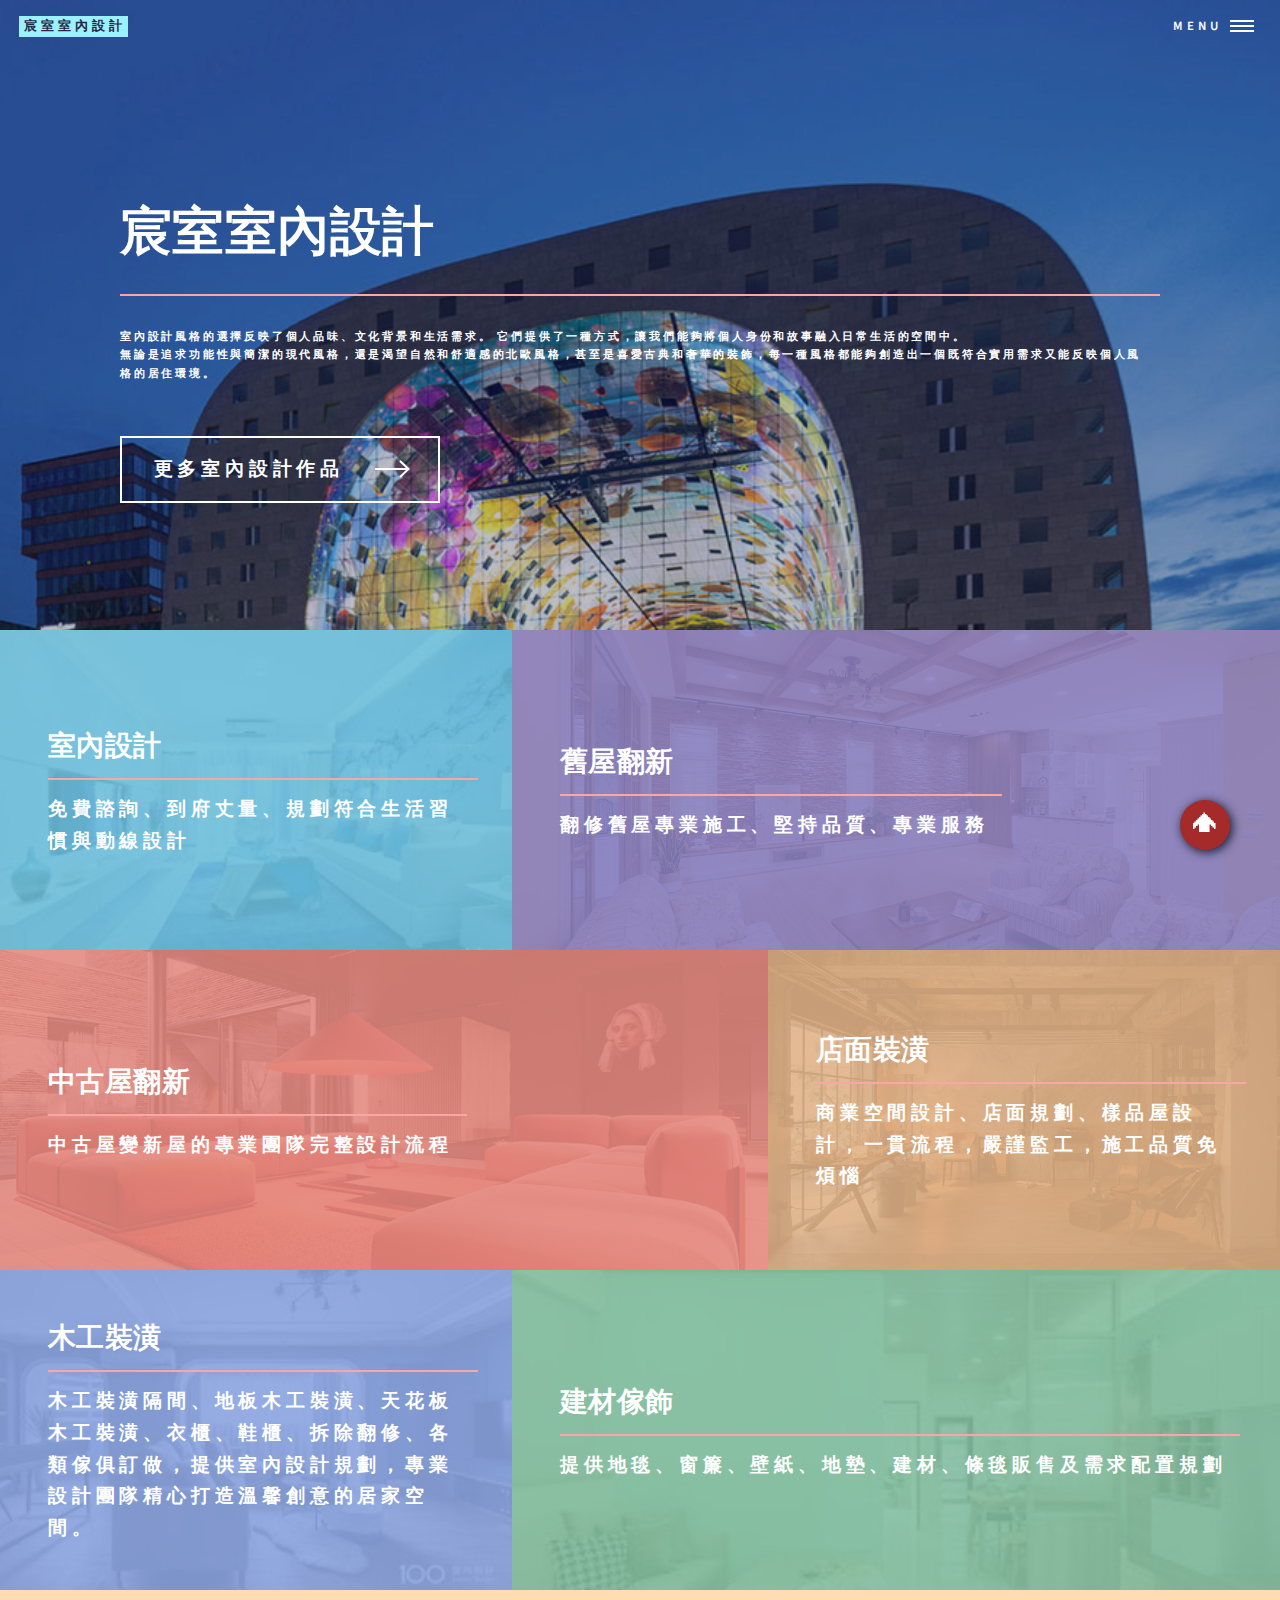
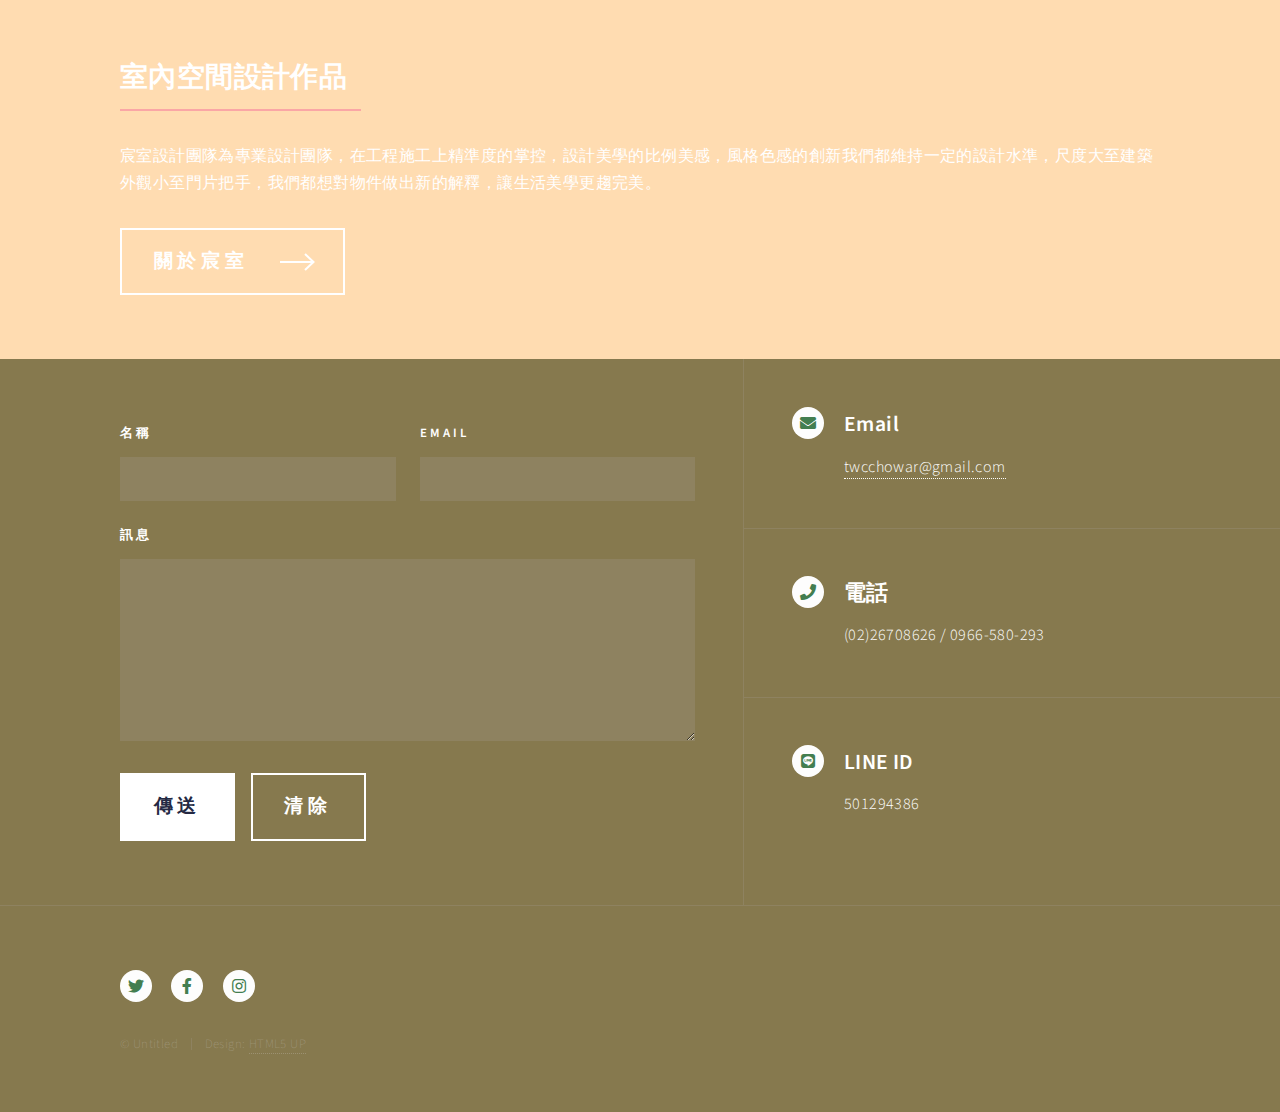
<file: index.html>
<!DOCTYPE HTML>
<!--
	Forty by HTML5 UP
	html5up.net | @ajlkn
	Free for personal and commercial use under the CCA 3.0 license (html5up.net/license)
-->
<html>
	<head>
		<title>宸室室內設計</title>
		<meta charset="utf-8" />
		<meta name="viewport" content="width=device-width, initial-scale=1, user-scalable=no" />
		<link rel="stylesheet" href="assets/css/main.css" />
		<noscript><link rel="stylesheet" href="assets/css/noscript.css" /></noscript>
	</head>
	<body class="is-preload">

		<a href="#wrapper" class="back-btn">🢁</a>

		<!-- Wrapper -->
			<div id="wrapper">

				<!-- Header -->
					<header id="header" class="alt">
						<a href="index.html" class="logo"><strong>宸室室內設計</strong></a>
						<nav>
							<a href="#menu">Menu</a>
						</nav>
					</header>

				<!-- Menu -->
					<nav id="menu">
						<ul class="links">
							<li><a href="index.html" target="_blank" >宸室室內設計</a></li>
							<li><a href="html5up-multiverse/作品集.html" target="_blank" >作品集</a></li>
							<li><a href="html5up-astral/自我介紹.html" target="_blank" >自我介紹</a></li>
							<!-- <li><a href="landing.html" target="_blank" >Landing</a></li>
							<li><a href="generic.html" target="_blank" >Generic</a></li>
							<li><a href="elements.html" target="_blank" >Elements</a></li> -->
						</ul>
						<ul class="actions stacked">
							<!-- <li><a href="#" class="button primary fit">Get Started</a></li>
							<li><a href="#" class="button fit">Log In</a></li> -->
						</ul>
					</nav>

				<!-- Banner -->
					<section id="banner" class="major">
						<div class="inner">
							<header class="major">
								<h1>宸室室內設計</h1>
							</header>
							<div class="content">
							
								<p>室內設計風格的選擇反映了個人品味、文化背景和生活需求。 它們提供了一種方式，讓我們能夠將個人身份和故事融入日常生活的空間中。<br />
									無論是追求功能性與簡潔的現代風格，還是渴望自然和舒適感的北歐風格，甚至是喜愛古典和奢華的裝飾，每一種風格都能夠創造出一個既符合實用需求又能反映個人風格的居住環境。</p>
									<br/><br/>
								<ul class="actions">
									<li><a href="#one" class="button next scrolly">更多室內設計作品</a></li>
								</ul>
							
							</div>
						</div>
					</section>

				<!-- Main -->
					<div id="main">

						<!-- One -->
							<section id="one" class="tiles">
								<article>
									<span class="image">
										<img src="images/地中海風.jpg" alt="" />
									</span>
									<header class="major">
										<h3><a href="landing.html" target="_blank" class="link">室內設計</a></h3>
										<p>免費諮詢、到府丈量、規劃符合生活習慣與動線設計</p>
									</header>
								</article>
								<article>
									<span class="image">
										<img src="images/鄉村風.jpg" alt="" />
									</span>
									<header class="major">
										<h3><a href="landing.html" target="_blank" class="link">舊屋翻新</a></h3>
										<p>翻修舊屋專業施工、堅持品質、專業服務</p>
									</header>
								</article>
								<article>
									<span class="image">
										<img src="images/時尚風.jpg" alt="" />
									</span>
									<header class="major">
										<h3><a href="landing.html" target="_blank" class="link">中古屋翻新</a></h3>
										<p>中古屋變新屋的專業團隊完整設計流程</p>
									</header>
								</article>
								<article>
									<span class="image">
										<img src="images/工業風.jpg" alt="" />
									</span>
									<header class="major">
										<h3><a href="landing.html" target="_blank" class="link">店面裝潢</a></h3>
										<p>商業空間設計、店面規劃、樣品屋設計，一貫流程，嚴謹監工，施工品質免煩惱</p>
									</header>
								</article>
								<article>
									<span class="image">
										<img src="images/美式風.jpg" alt="" />
									</span>
									<header class="major">
										<h3><a href="landing.html" target="_blank" class="link">木工裝潢</a></h3>
										<p>木工裝潢隔間、地板木工裝潢、天花板木工裝潢、衣櫃、鞋櫃、拆除翻修、各類傢俱訂做，提供室內設計規劃，專業設計團隊精心打造溫馨創意的居家空間。</p>
									</header>
								</article>
								<article>
									<span class="image">
										<img src="images/北歐風.jpg" alt="" />
									</span>
									<header class="major">
										<h3><a href="landing.html" target="_blank" class="link">建材傢飾</a></h3>
										<p>提供地毯、窗簾、壁紙、地墊、建材、條毯販售及需求配置規劃</p>
									</header>
								</article>
							</section>

						<!-- Two -->
							<section id="two">
								<div class="inner">
									<header class="major">
										<h2 class="my-color">室內空間設計作品</h2>
									</header>
									<p>宸室設計團隊為專業設計團隊，在工程施工上精準度的掌控，設計美學的比例美感，風格色感的創新我們都維持一定的設計水準，尺度大至建築外觀小至門片把手，我們都想對物件做出新的解釋，讓生活美學更趨完美。</p>
									<ul class="actions">
										<li><a href="html5up-multiverse/作品集.html" target="_blank" class="button next">關於宸室</a></li>
									</ul>
								</div>
							</section>

					</div>

				<!-- Contact -->
					<section id="contact">
						<div class="inner">
							<section>
								<!-- 這一行需要加上onsubmit="return mailto()" -->
								<form method="post" action="#"  onsubmit="return mailto()">
									<div class="fields">
										<div class="field half">
											<label for="name">名稱</label>
											<input type="text" name="name" id="name" />
										</div>
										<div class="field half">
											<label for="email">Email</label>
											<input type="text" name="email" id="email" />
										</div>
										<div class="field">
											<label for="message">訊息</label>
											<textarea name="message" id="message" rows="6"></textarea>
										</div>
									</div>
							
									<ul class="actions">
										<li><input type="submit" value="傳送" class="primary" /></li></a>
										<li><input type="reset" value="清除" /></li>
									</ul>
							
									<!-- 呼叫email程式的語法:start -->
									<script>
										function mailto() {
											name = document.getElementsByName('name')[0].value; // 把使用者輸入的名稱拿出來用
											email = document.getElementsByName('email')[0].value; // 把使用者輸入的email拿出來用
											message = document.getElementsByName('message')[0].value.replaceAll('\n', '%0D%0A'); // 把使用者輸入的內容拿出來用
											window.location.href = "mailto:twcchowar@gmail.com?subject=我沒有問題&body=您好, 我是" + name + ":%0D%0A" + message;
											return false;
										}
									</script>
									<!-- 呼叫email程式的語法:end -->
								</form>
							</section>
							
							<section class="split">
								<section>
									<div class="contact-method">
										<span class="icon solid alt fa-envelope"></span>
										<h3>Email</h3>
										<a href="#">twcchowar@gmail.com</a>
									</div>
								</section>
								<section>
									<div class="contact-method">
										<span class="icon solid alt fa-phone"></span>
										<h3>電話</h3>
										<span>(02)26708626 / 0966-580-293</span>
									</div>
								</section>
								<section>
									<div class="contact-method">
										<span class="icon brands alt fa-line"></span>
										<h3>LINE ID</h3>
										<span>501294386<br /> <br /></span>
									</div>
								</section>
							</section>
						</div>
					</section>

				<!-- Footer -->
					<footer id="footer">
						<div class="inner">
							<ul class="icons">
								<li><a href="https://x.com/?lang=zh-Hant" target="_blank" class="icon brands alt fa-twitter"><span class="label">Twitter</span></a></li>
								<li><a href="https://www.facebook.com/?locale=zh_TW" target="_blank" class="icon brands alt fa-facebook-f"><span class="label">Facebook</span></a></li>
								<li><a href="https://www.instagram.com/" target="_blank" class="icon brands alt fa-instagram"><span class="label">Instagram</span></a></li>
								<!-- <li><a href="#" target="_blank" class="icon brands alt fa-github"><span class="label">GitHub</span></a></li> -->
								<!-- <li><a href="#" target="_blank" class="icon brands alt fa-linkedin-in"><span class="label">LinkedIn</span></a></li> -->
							</ul>
							<ul class="copyright">
								<li>&copy; Untitled</li><li>Design: <a href="https://html5up.net">HTML5 UP</a></li>
							</ul>
						</div>
					</footer>

			</div>

		<!-- Scripts -->
			<script src="assets/js/jquery.min.js"></script>
			<script src="assets/js/jquery.scrolly.min.js"></script>
			<script src="assets/js/jquery.scrollex.min.js"></script>
			<script src="assets/js/browser.min.js"></script>
			<script src="assets/js/breakpoints.min.js"></script>
			<script src="assets/js/util.js"></script>
			<script src="assets/js/main.js"></script>

	</body>
</html>
</file>
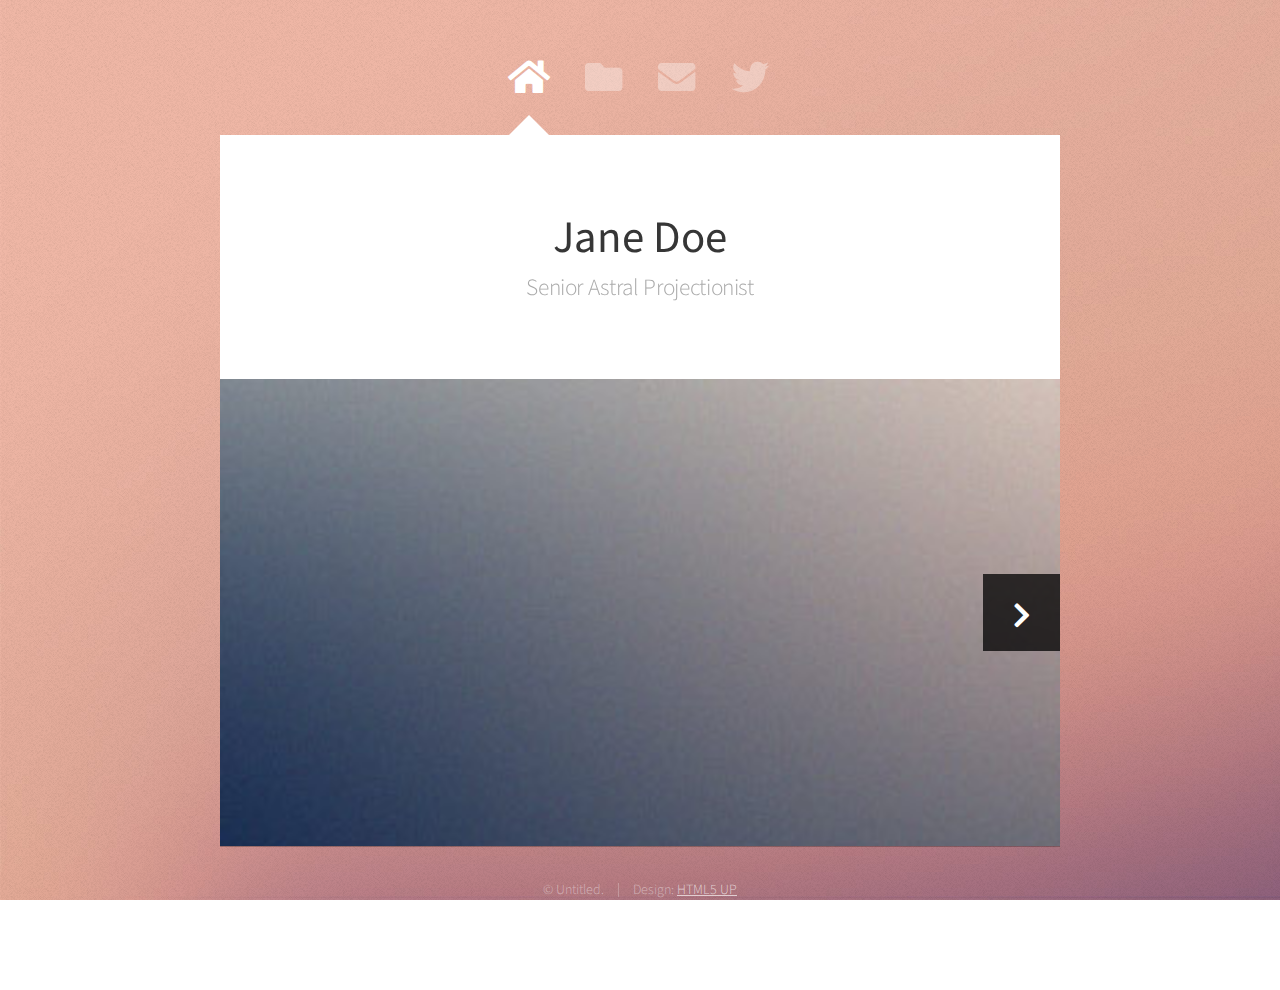
<file: html5up-astral/index.html>
<!DOCTYPE HTML>
<!--
	Astral by HTML5 UP
	html5up.net | @ajlkn
	Free for personal and commercial use under the CCA 3.0 license (html5up.net/license)
-->
<html>
	<head>
		<title>Astral by HTML5 UP</title>
		<meta charset="utf-8" />
		<meta name="viewport" content="width=device-width, initial-scale=1, user-scalable=no" />
		<link rel="stylesheet" href="assets/css/main.css" />
		<noscript><link rel="stylesheet" href="assets/css/noscript.css" /></noscript>
	</head>
	<body class="is-preload">

		<!-- Wrapper-->
			<div id="wrapper">

				<!-- Nav -->
					<nav id="nav">
						<a href="#" class="icon solid fa-home"><span>Home</span></a>
						<a href="#work" class="icon solid fa-folder"><span>Work</span></a>
						<a href="#contact" class="icon solid fa-envelope"><span>Contact</span></a>
						<a href="https://twitter.com/ajlkn" class="icon brands fa-twitter"><span>Twitter</span></a>
					</nav>

				<!-- Main -->
					<div id="main">

						<!-- Me -->
							<article id="home" class="panel intro">
								<header>
									<h1>Jane Doe</h1>
									<p>Senior Astral Projectionist</p>
								</header>
								<a href="#work" class="jumplink pic">
									<span class="arrow icon solid fa-chevron-right"><span>See my work</span></span>
									<img src="images/me.jpg" alt="" />
								</a>
							</article>

						<!-- Work -->
							<article id="work" class="panel">
								<header>
									<h2>Work</h2>
								</header>
								<p>
									Phasellus enim sapien, blandit ullamcorper elementum eu, condimentum eu elit.
									Vestibulum ante ipsum primis in faucibus orci luctus et ultrices posuere cubilia
									luctus elit eget interdum.
								</p>
								<section>
									<div class="row">
										<div class="col-4 col-6-medium col-12-small">
											<a href="#" class="image fit"><img src="images/pic01.jpg" alt=""></a>
										</div>
										<div class="col-4 col-6-medium col-12-small">
											<a href="#" class="image fit"><img src="images/pic02.jpg" alt=""></a>
										</div>
										<div class="col-4 col-6-medium col-12-small">
											<a href="#" class="image fit"><img src="images/pic03.jpg" alt=""></a>
										</div>
										<div class="col-4 col-6-medium col-12-small">
											<a href="#" class="image fit"><img src="images/pic04.jpg" alt=""></a>
										</div>
										<div class="col-4 col-6-medium col-12-small">
											<a href="#" class="image fit"><img src="images/pic05.jpg" alt=""></a>
										</div>
										<div class="col-4 col-6-medium col-12-small">
											<a href="#" class="image fit"><img src="images/pic06.jpg" alt=""></a>
										</div>
										<div class="col-4 col-6-medium col-12-small">
											<a href="#" class="image fit"><img src="images/pic07.jpg" alt=""></a>
										</div>
										<div class="col-4 col-6-medium col-12-small">
											<a href="#" class="image fit"><img src="images/pic08.jpg" alt=""></a>
										</div>
										<div class="col-4 col-6-medium col-12-small">
											<a href="#" class="image fit"><img src="images/pic09.jpg" alt=""></a>
										</div>
										<div class="col-4 col-6-medium col-12-small">
											<a href="#" class="image fit"><img src="images/pic10.jpg" alt=""></a>
										</div>
										<div class="col-4 col-6-medium col-12-small">
											<a href="#" class="image fit"><img src="images/pic11.jpg" alt=""></a>
										</div>
										<div class="col-4 col-6-medium col-12-small">
											<a href="#" class="image fit"><img src="images/pic12.jpg" alt=""></a>
										</div>
									</div>
								</section>
							</article>

						<!-- Contact -->
							<article id="contact" class="panel">
								<header>
									<h2>Contact Me</h2>
								</header>
								<form action="#" method="post">
									<div>
										<div class="row">
											<div class="col-6 col-12-medium">
												<input type="text" name="name" placeholder="Name" />
											</div>
											<div class="col-6 col-12-medium">
												<input type="text" name="email" placeholder="Email" />
											</div>
											<div class="col-12">
												<input type="text" name="subject" placeholder="Subject" />
											</div>
											<div class="col-12">
												<textarea name="message" placeholder="Message" rows="6"></textarea>
											</div>
											<div class="col-12">
												<input type="submit" value="Send Message" />
											</div>
										</div>
									</div>
								</form>
							</article>

					</div>

				<!-- Footer -->
					<div id="footer">
						<ul class="copyright">
							<li>&copy; Untitled.</li><li>Design: <a href="http://html5up.net">HTML5 UP</a></li>
						</ul>
					</div>

			</div>

		<!-- Scripts -->
			<script src="assets/js/jquery.min.js"></script>
			<script src="assets/js/browser.min.js"></script>
			<script src="assets/js/breakpoints.min.js"></script>
			<script src="assets/js/util.js"></script>
			<script src="assets/js/main.js"></script>

	</body>
</html>
</file>
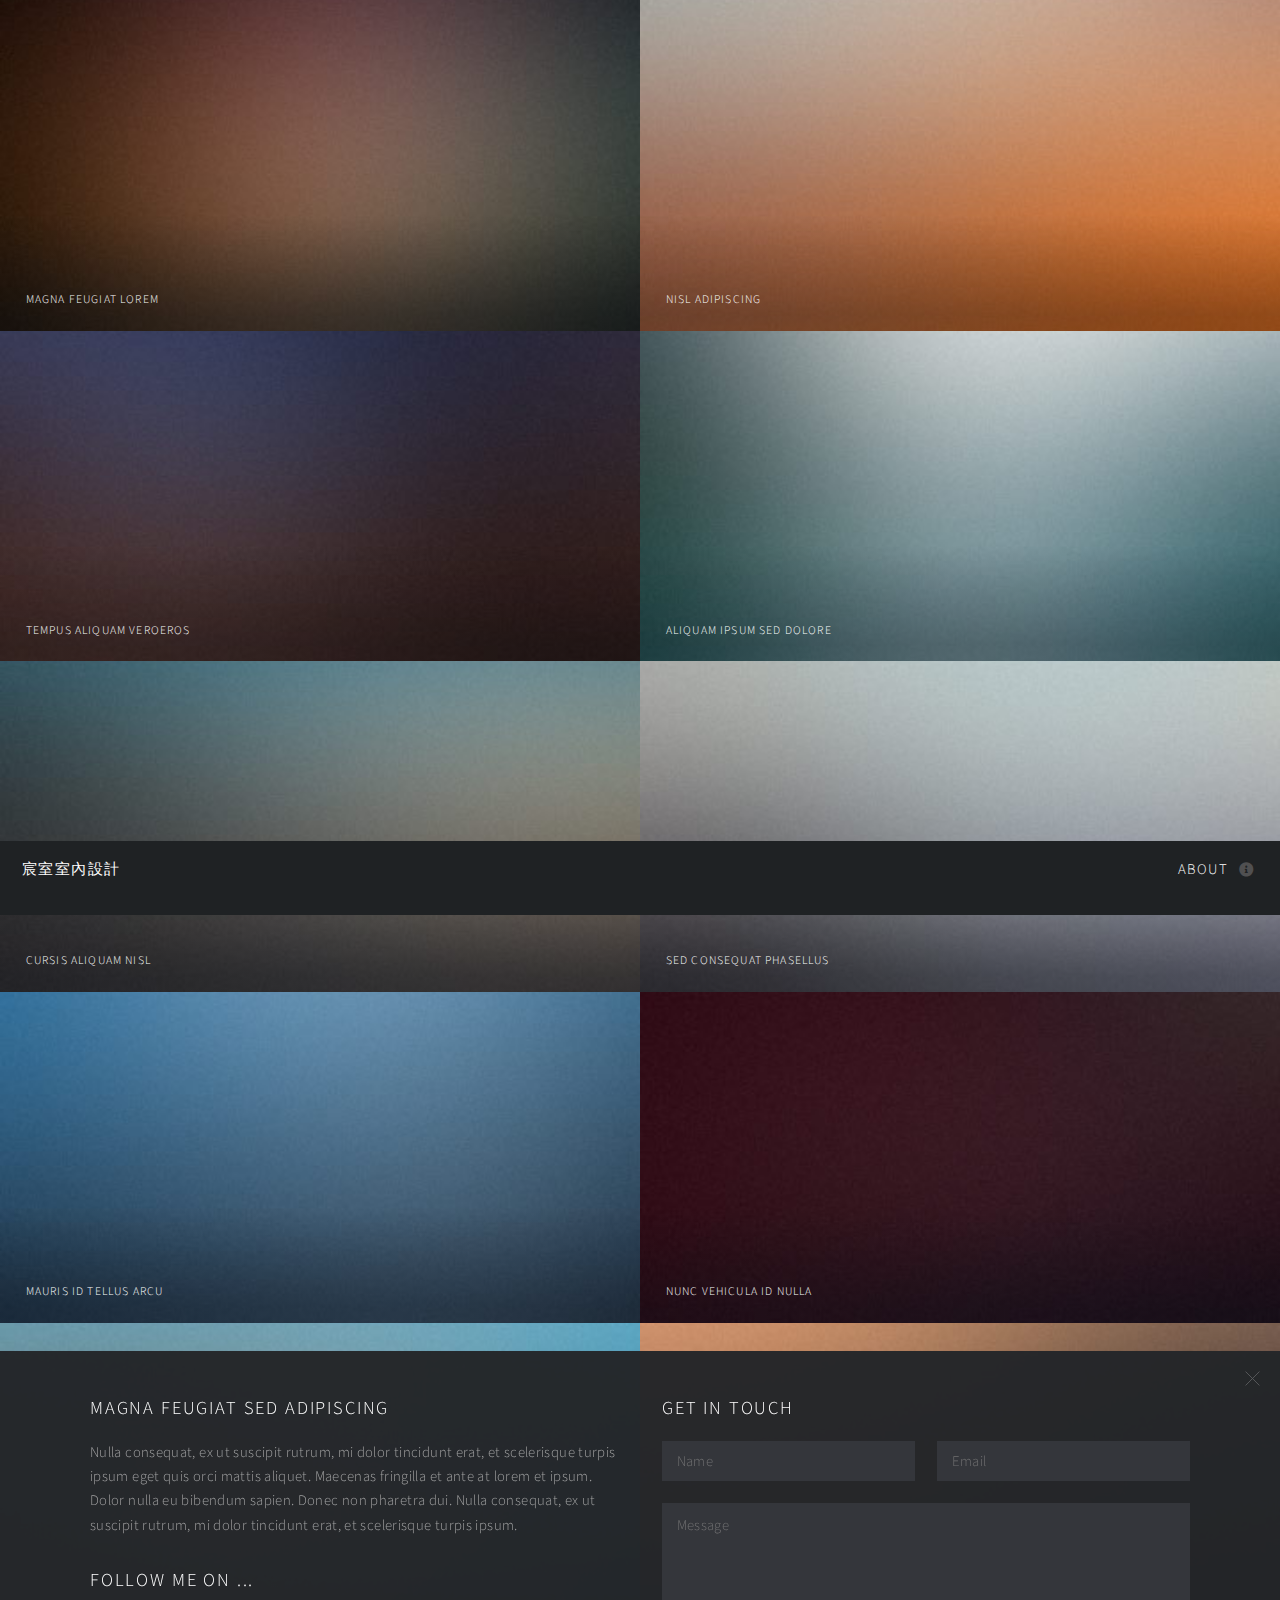
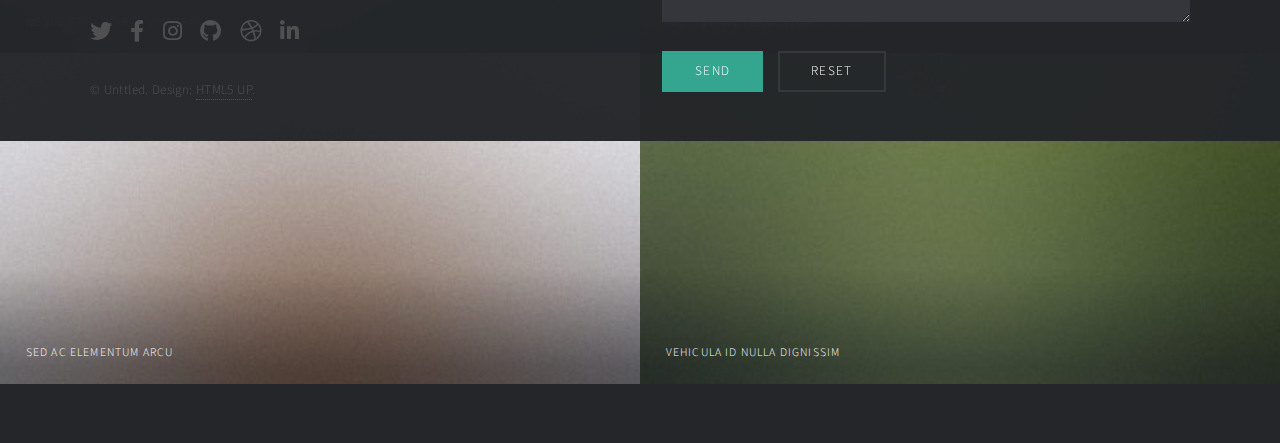
<file: html5up-multiverse/index.html>
<!DOCTYPE HTML>
<!--
	Multiverse by HTML5 UP
	html5up.net | @ajlkn
	Free for personal and commercial use under the CCA 3.0 license (html5up.net/license)
-->
<html>
	<head>
		<title>Multiverse by HTML5 UP</title>
		<meta charset="utf-8" />
		<meta name="viewport" content="width=device-width, initial-scale=1, user-scalable=no" />
		<link rel="stylesheet" href="assets/css/main.css" />
		<noscript><link rel="stylesheet" href="assets/css/noscript.css" /></noscript>
	</head>
	<body class="is-preload">

		<!-- Wrapper -->
			<div id="wrapper">

				<!-- Header -->
					<header id="header">
						<h1><a href="index.html"><strong>宸室室內設計</strong> </a></h1>
						<nav>
							<ul>
								<li><a href="#footer" class="icon solid fa-info-circle">About</a></li>
							</ul>
						</nav>
					</header>

				<!-- Main -->
					<div id="main">
						<article class="thumb">
							<a href="images/fulls/01.jpg" class="image"><img src="images/thumbs/01.jpg" alt="" /></a>
							<h2>Magna feugiat lorem</h2>
							<p>Nunc blandit nisi ligula magna sodales lectus elementum non. Integer id venenatis velit.</p>
						</article>
						<article class="thumb">
							<a href="images/fulls/02.jpg" class="image"><img src="images/thumbs/02.jpg" alt="" /></a>
							<h2>Nisl adipiscing</h2>
							<p>Nunc blandit nisi ligula magna sodales lectus elementum non. Integer id venenatis velit.</p>
						</article>
						<article class="thumb">
							<a href="images/fulls/03.jpg" class="image"><img src="images/thumbs/03.jpg" alt="" /></a>
							<h2>Tempus aliquam veroeros</h2>
							<p>Nunc blandit nisi ligula magna sodales lectus elementum non. Integer id venenatis velit.</p>
						</article>
						<article class="thumb">
							<a href="images/fulls/04.jpg" class="image"><img src="images/thumbs/04.jpg" alt="" /></a>
							<h2>Aliquam ipsum sed dolore</h2>
							<p>Nunc blandit nisi ligula magna sodales lectus elementum non. Integer id venenatis velit.</p>
						</article>
						<article class="thumb">
							<a href="images/fulls/05.jpg" class="image"><img src="images/thumbs/05.jpg" alt="" /></a>
							<h2>Cursis aliquam nisl</h2>
							<p>Nunc blandit nisi ligula magna sodales lectus elementum non. Integer id venenatis velit.</p>
						</article>
						<article class="thumb">
							<a href="images/fulls/06.jpg" class="image"><img src="images/thumbs/06.jpg" alt="" /></a>
							<h2>Sed consequat phasellus</h2>
							<p>Nunc blandit nisi ligula magna sodales lectus elementum non. Integer id venenatis velit.</p>
						</article>
						<article class="thumb">
							<a href="images/fulls/07.jpg" class="image"><img src="images/thumbs/07.jpg" alt="" /></a>
							<h2>Mauris id tellus arcu</h2>
							<p>Nunc blandit nisi ligula magna sodales lectus elementum non. Integer id venenatis velit.</p>
						</article>
						<article class="thumb">
							<a href="images/fulls/08.jpg" class="image"><img src="images/thumbs/08.jpg" alt="" /></a>
							<h2>Nunc vehicula id nulla</h2>
							<p>Nunc blandit nisi ligula magna sodales lectus elementum non. Integer id venenatis velit.</p>
						</article>
						<article class="thumb">
							<a href="images/fulls/09.jpg" class="image"><img src="images/thumbs/09.jpg" alt="" /></a>
							<h2>Neque et faucibus viverra</h2>
							<p>Nunc blandit nisi ligula magna sodales lectus elementum non. Integer id venenatis velit.</p>
						</article>
						<article class="thumb">
							<a href="images/fulls/10.jpg" class="image"><img src="images/thumbs/10.jpg" alt="" /></a>
							<h2>Mattis ante fermentum</h2>
							<p>Nunc blandit nisi ligula magna sodales lectus elementum non. Integer id venenatis velit.</p>
						</article>
						<article class="thumb">
							<a href="images/fulls/11.jpg" class="image"><img src="images/thumbs/11.jpg" alt="" /></a>
							<h2>Sed ac elementum arcu</h2>
							<p>Nunc blandit nisi ligula magna sodales lectus elementum non. Integer id venenatis velit.</p>
						</article>
						<article class="thumb">
							<a href="images/fulls/12.jpg" class="image"><img src="images/thumbs/12.jpg" alt="" /></a>
							<h2>Vehicula id nulla dignissim</h2>
							<p>Nunc blandit nisi ligula magna sodales lectus elementum non. Integer id venenatis velit.</p>
						</article>
					</div>

				<!-- Footer -->
					<footer id="footer" class="panel">
						<div class="inner split">
							<div>
								<section>
									<h2>Magna feugiat sed adipiscing</h2>
									<p>Nulla consequat, ex ut suscipit rutrum, mi dolor tincidunt erat, et scelerisque turpis ipsum eget quis orci mattis aliquet. Maecenas fringilla et ante at lorem et ipsum. Dolor nulla eu bibendum sapien. Donec non pharetra dui. Nulla consequat, ex ut suscipit rutrum, mi dolor tincidunt erat, et scelerisque turpis ipsum.</p>
								</section>
								<section>
									<h2>Follow me on ...</h2>
									<ul class="icons">
										<li><a href="#" class="icon brands fa-twitter"><span class="label">Twitter</span></a></li>
										<li><a href="#" class="icon brands fa-facebook-f"><span class="label">Facebook</span></a></li>
										<li><a href="#" class="icon brands fa-instagram"><span class="label">Instagram</span></a></li>
										<li><a href="#" class="icon brands fa-github"><span class="label">GitHub</span></a></li>
										<li><a href="#" class="icon brands fa-dribbble"><span class="label">Dribbble</span></a></li>
										<li><a href="#" class="icon brands fa-linkedin-in"><span class="label">LinkedIn</span></a></li>
									</ul>
								</section>
								<p class="copyright">
									&copy; Unttled. Design: <a href="http://html5up.net">HTML5 UP</a>.
								</p>
							</div>
							<div>
								<section>
									<h2>Get in touch</h2>
									<form method="post" action="#">
										<div class="fields">
											<div class="field half">
												<input type="text" name="name" id="name" placeholder="Name" />
											</div>
											<div class="field half">
												<input type="text" name="email" id="email" placeholder="Email" />
											</div>
											<div class="field">
												<textarea name="message" id="message" rows="4" placeholder="Message"></textarea>
											</div>
										</div>
										<ul class="actions">
											<li><input type="submit" value="Send" class="primary" /></li>
											<li><input type="reset" value="Reset" /></li>
										</ul>
									</form>
								</section>
							</div>
						</div>
					</footer>

			</div>

		<!-- Scripts -->
			<script src="assets/js/jquery.min.js"></script>
			<script src="assets/js/jquery.poptrox.min.js"></script>
			<script src="assets/js/browser.min.js"></script>
			<script src="assets/js/breakpoints.min.js"></script>
			<script src="assets/js/util.js"></script>
			<script src="assets/js/main.js"></script>

	</body>
</html>
</file>
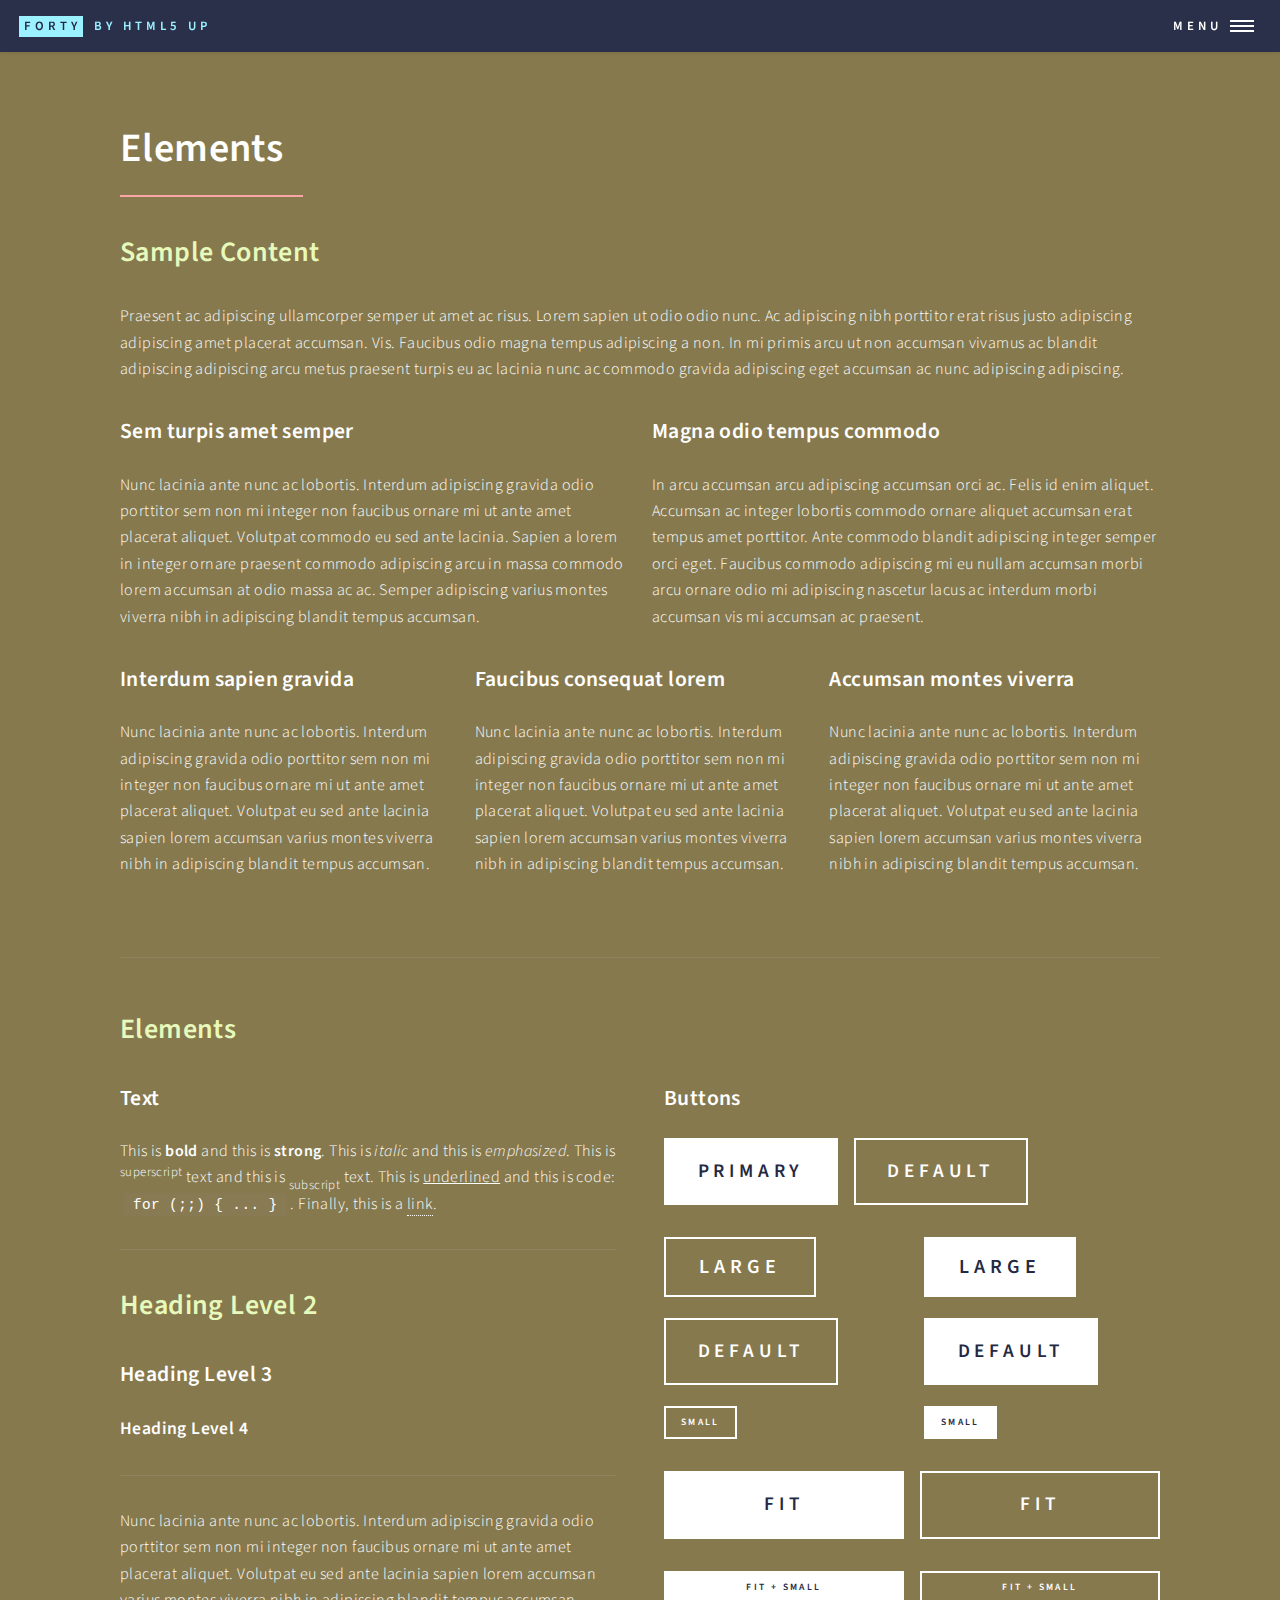
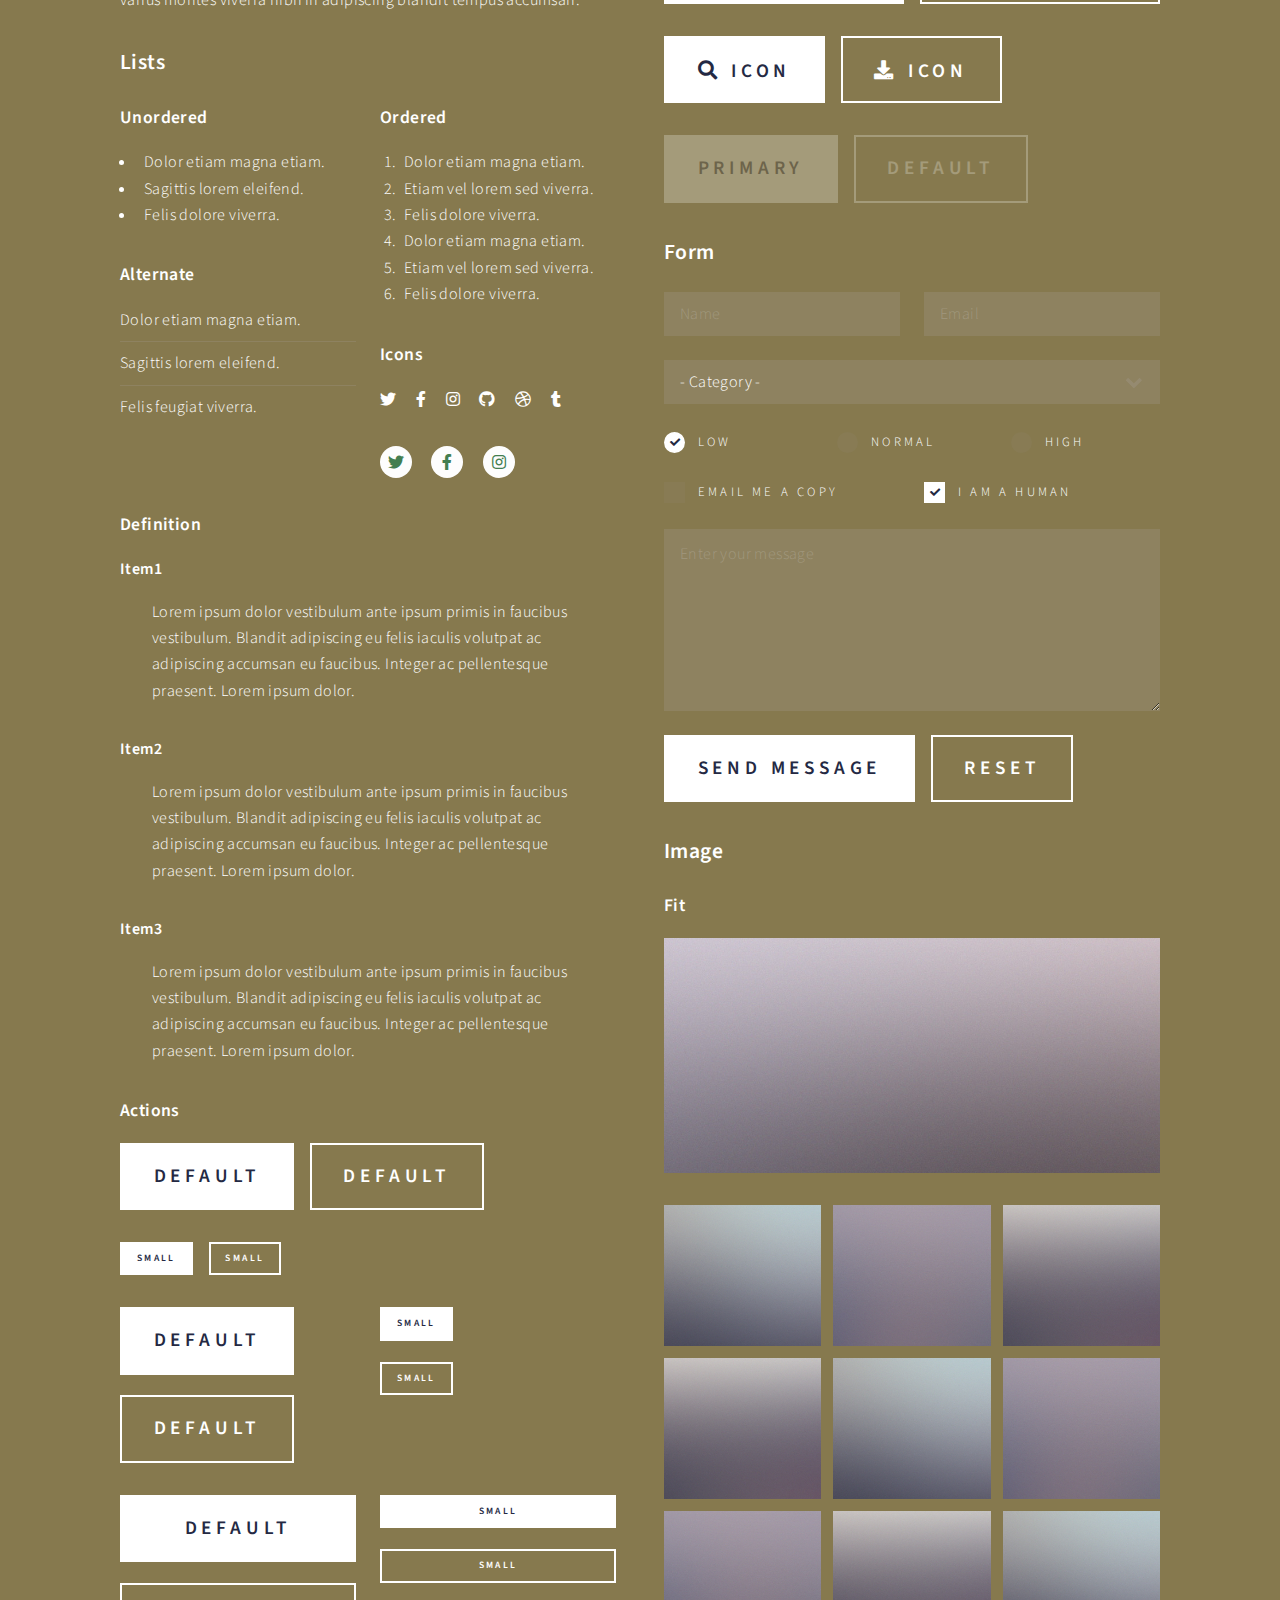
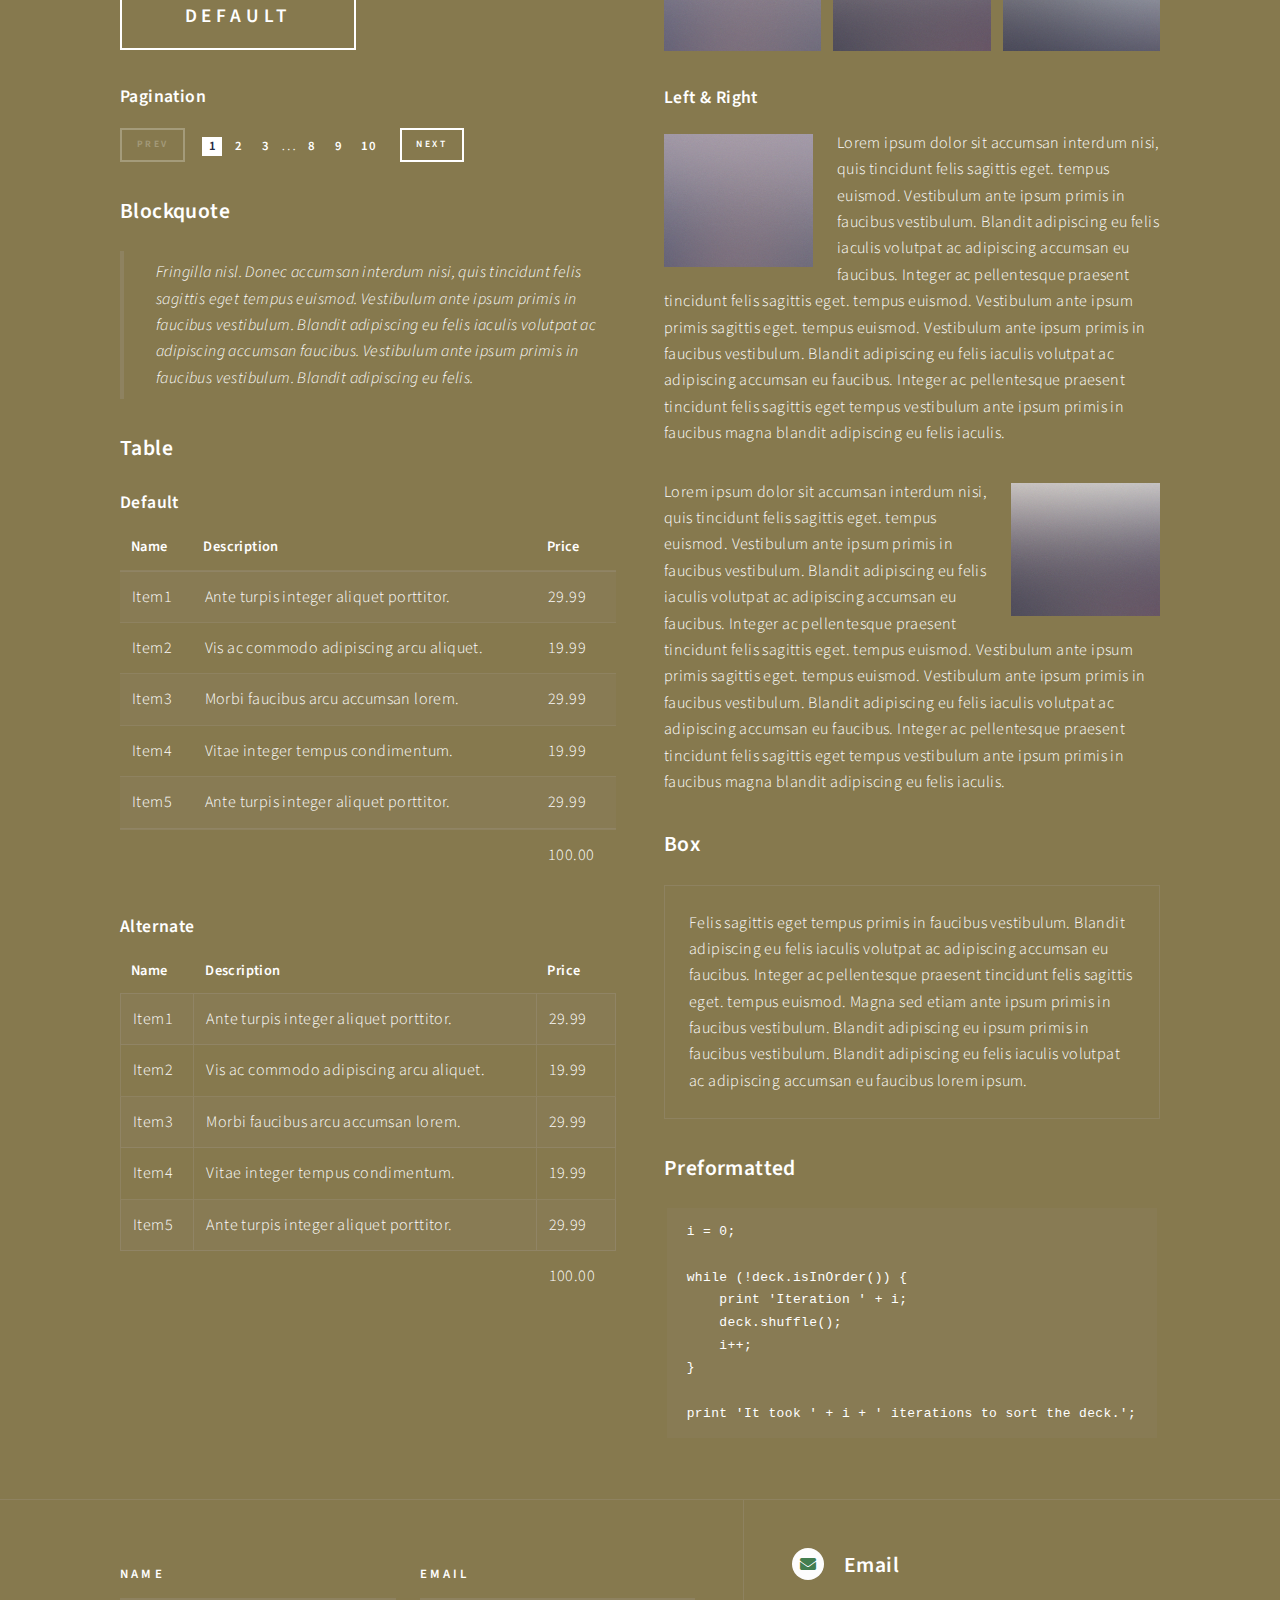
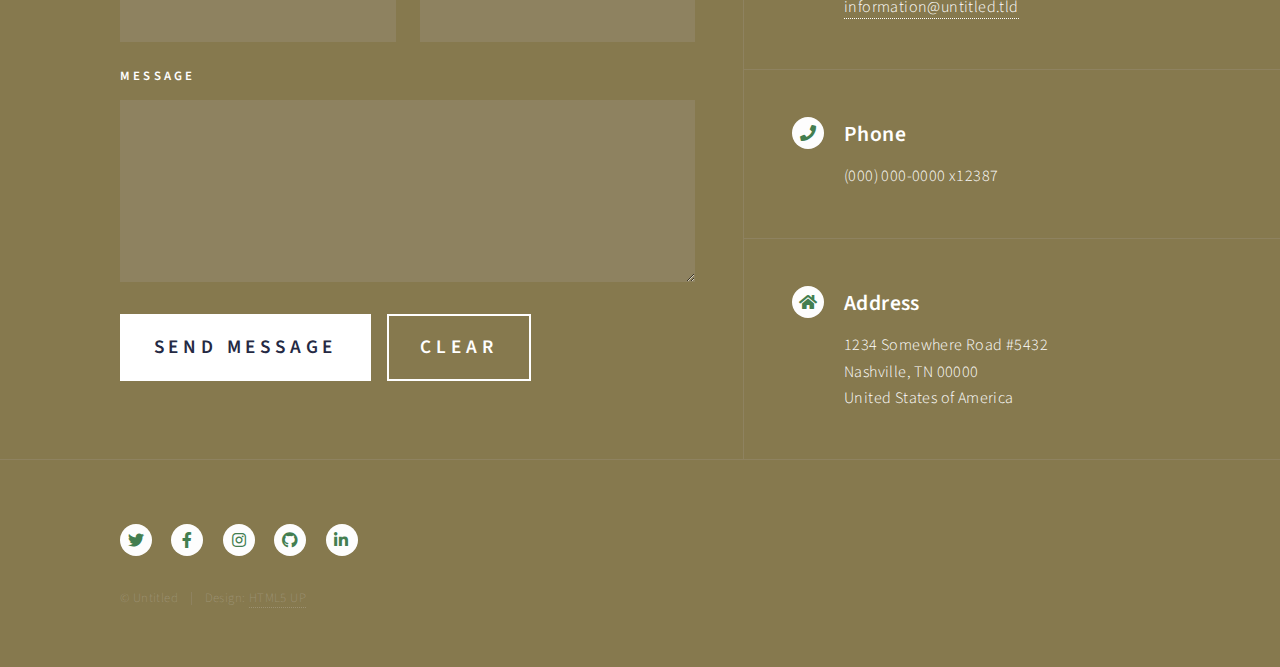
<file: elements.html>
<!DOCTYPE HTML>
<!--
	Forty by HTML5 UP
	html5up.net | @ajlkn
	Free for personal and commercial use under the CCA 3.0 license (html5up.net/license)
-->
<html>
	<head>
		<title>Elements - Forty by HTML5 UP</title>
		<meta charset="utf-8" />
		<meta name="viewport" content="width=device-width, initial-scale=1, user-scalable=no" />
		<link rel="stylesheet" href="assets/css/main.css" />
		<noscript><link rel="stylesheet" href="assets/css/noscript.css" /></noscript>
	</head>
	<body class="is-preload">

		<!-- Wrapper -->
			<div id="wrapper">

				<!-- Header -->
					<header id="header">
						<a href="index.html" class="logo"><strong>Forty</strong> <span>by HTML5 UP</span></a>
						<nav>
							<a href="#menu">Menu</a>
						</nav>
					</header>

				<!-- Menu -->
					<nav id="menu">
						<ul class="links">
							<li><a href="index.html">Home</a></li>
							<li><a href="landing.html">Landing</a></li>
							<li><a href="generic.html">Generic</a></li>
							<li><a href="elements.html">Elements</a></li>
						</ul>
						<ul class="actions stacked">
							<li><a href="#" class="button primary fit">Get Started</a></li>
							<li><a href="#" class="button fit">Log In</a></li>
						</ul>
					</nav>

				<!-- Main -->
					<div id="main" class="alt">

						<!-- One -->
							<section id="one">
								<div class="inner">
									<header class="major">
										<h1>Elements</h1>
									</header>

									<!-- Content -->
										<h2 id="content">Sample Content</h2>
										<p>Praesent ac adipiscing ullamcorper semper ut amet ac risus. Lorem sapien ut odio odio nunc. Ac adipiscing nibh porttitor erat risus justo adipiscing adipiscing amet placerat accumsan. Vis. Faucibus odio magna tempus adipiscing a non. In mi primis arcu ut non accumsan vivamus ac blandit adipiscing adipiscing arcu metus praesent turpis eu ac lacinia nunc ac commodo gravida adipiscing eget accumsan ac nunc adipiscing adipiscing.</p>
										<div class="row">
											<div class="col-6 col-12-small">
												<h3>Sem turpis amet semper</h3>
												<p>Nunc lacinia ante nunc ac lobortis. Interdum adipiscing gravida odio porttitor sem non mi integer non faucibus ornare mi ut ante amet placerat aliquet. Volutpat commodo eu sed ante lacinia. Sapien a lorem in integer ornare praesent commodo adipiscing arcu in massa commodo lorem accumsan at odio massa ac ac. Semper adipiscing varius montes viverra nibh in adipiscing blandit tempus accumsan.</p>
											</div>
											<div class="col-6 col-12-small">
												<h3>Magna odio tempus commodo</h3>
												<p>In arcu accumsan arcu adipiscing accumsan orci ac. Felis id enim aliquet. Accumsan ac integer lobortis commodo ornare aliquet accumsan erat tempus amet porttitor. Ante commodo blandit adipiscing integer semper orci eget. Faucibus commodo adipiscing mi eu nullam accumsan morbi arcu ornare odio mi adipiscing nascetur lacus ac interdum morbi accumsan vis mi accumsan ac praesent.</p>
											</div>
											<!-- Break -->
											<div class="col-4 col-12-medium">
												<h3>Interdum sapien gravida</h3>
												<p>Nunc lacinia ante nunc ac lobortis. Interdum adipiscing gravida odio porttitor sem non mi integer non faucibus ornare mi ut ante amet placerat aliquet. Volutpat eu sed ante lacinia sapien lorem accumsan varius montes viverra nibh in adipiscing blandit tempus accumsan.</p>
											</div>
											<div class="col-4 col-12-medium">
												<h3>Faucibus consequat lorem</h3>
												<p>Nunc lacinia ante nunc ac lobortis. Interdum adipiscing gravida odio porttitor sem non mi integer non faucibus ornare mi ut ante amet placerat aliquet. Volutpat eu sed ante lacinia sapien lorem accumsan varius montes viverra nibh in adipiscing blandit tempus accumsan.</p>
											</div>
											<div class="col-4 col-12-medium">
												<h3>Accumsan montes viverra</h3>
												<p>Nunc lacinia ante nunc ac lobortis. Interdum adipiscing gravida odio porttitor sem non mi integer non faucibus ornare mi ut ante amet placerat aliquet. Volutpat eu sed ante lacinia sapien lorem accumsan varius montes viverra nibh in adipiscing blandit tempus accumsan.</p>
											</div>
										</div>

									<hr class="major" />

									<!-- Elements -->
										<h2 id="elements">Elements</h2>
										<div class="row gtr-200">
											<div class="col-6 col-12-medium">

												<!-- Text stuff -->
													<h3>Text</h3>
													<p>This is <b>bold</b> and this is <strong>strong</strong>. This is <i>italic</i> and this is <em>emphasized</em>.
													This is <sup>superscript</sup> text and this is <sub>subscript</sub> text.
													This is <u>underlined</u> and this is code: <code>for (;;) { ... }</code>.
													Finally, this is a <a href="#">link</a>.</p>
													<hr />
													<h2>Heading Level 2</h2>
													<h3>Heading Level 3</h3>
													<h4>Heading Level 4</h4>
													<hr />
													<p>Nunc lacinia ante nunc ac lobortis. Interdum adipiscing gravida odio porttitor sem non mi integer non faucibus ornare mi ut ante amet placerat aliquet. Volutpat eu sed ante lacinia sapien lorem accumsan varius montes viverra nibh in adipiscing blandit tempus accumsan.</p>

												<!-- Lists -->
													<h3>Lists</h3>
													<div class="row">
														<div class="col-6 col-12-small">

															<h4>Unordered</h4>
															<ul>
																<li>Dolor etiam magna etiam.</li>
																<li>Sagittis lorem eleifend.</li>
																<li>Felis dolore viverra.</li>
															</ul>

															<h4>Alternate</h4>
															<ul class="alt">
																<li>Dolor etiam magna etiam.</li>
																<li>Sagittis lorem eleifend.</li>
																<li>Felis feugiat viverra.</li>
															</ul>

														</div>
														<div class="col-6 col-12-small">

															<h4>Ordered</h4>
															<ol>
																<li>Dolor etiam magna etiam.</li>
																<li>Etiam vel lorem sed viverra.</li>
																<li>Felis dolore viverra.</li>
																<li>Dolor etiam magna etiam.</li>
																<li>Etiam vel lorem sed viverra.</li>
																<li>Felis dolore viverra.</li>
															</ol>

															<h4>Icons</h4>
															<ul class="icons">
																<li><a href="#" class="icon brands fa-twitter"><span class="label">Twitter</span></a></li>
																<li><a href="#" class="icon brands fa-facebook-f"><span class="label">Facebook</span></a></li>
																<li><a href="#" class="icon brands fa-instagram"><span class="label">Instagram</span></a></li>
																<li><a href="#" class="icon brands fa-github"><span class="label">Github</span></a></li>
																<li><a href="#" class="icon brands fa-dribbble"><span class="label">Dribbble</span></a></li>
																<li><a href="#" class="icon brands fa-tumblr"><span class="label">Tumblr</span></a></li>
															</ul>
															<ul class="icons">
																<li><a href="#" class="icon brands alt fa-twitter"><span class="label">Twitter</span></a></li>
																<li><a href="#" class="icon brands alt fa-facebook-f"><span class="label">Facebook</span></a></li>
																<li><a href="#" class="icon brands alt fa-instagram"><span class="label">Instagram</span></a></li>
															</ul>

														</div>
													</div>
													<h4>Definition</h4>
													<dl>
														<dt>Item1</dt>
														<dd>
															<p>Lorem ipsum dolor vestibulum ante ipsum primis in faucibus vestibulum. Blandit adipiscing eu felis iaculis volutpat ac adipiscing accumsan eu faucibus. Integer ac pellentesque praesent. Lorem ipsum dolor.</p>
														</dd>
														<dt>Item2</dt>
														<dd>
															<p>Lorem ipsum dolor vestibulum ante ipsum primis in faucibus vestibulum. Blandit adipiscing eu felis iaculis volutpat ac adipiscing accumsan eu faucibus. Integer ac pellentesque praesent. Lorem ipsum dolor.</p>
														</dd>
														<dt>Item3</dt>
														<dd>
															<p>Lorem ipsum dolor vestibulum ante ipsum primis in faucibus vestibulum. Blandit adipiscing eu felis iaculis volutpat ac adipiscing accumsan eu faucibus. Integer ac pellentesque praesent. Lorem ipsum dolor.</p>
														</dd>
													</dl>

													<h4>Actions</h4>
													<ul class="actions">
														<li><a href="#" class="button primary">Default</a></li>
														<li><a href="#" class="button">Default</a></li>
													</ul>
													<ul class="actions small">
														<li><a href="#" class="button primary small">Small</a></li>
														<li><a href="#" class="button small">Small</a></li>
													</ul>
													<div class="row">
														<div class="col-6 col-12-small">
															<ul class="actions stacked">
																<li><a href="#" class="button primary">Default</a></li>
																<li><a href="#" class="button">Default</a></li>
															</ul>
														</div>
														<div class="col-6 col-12-small">
															<ul class="actions stacked">
																<li><a href="#" class="button primary small">Small</a></li>
																<li><a href="#" class="button small">Small</a></li>
															</ul>
														</div>
														<div class="col-6 col-12-small">
															<ul class="actions stacked">
																<li><a href="#" class="button primary fit">Default</a></li>
																<li><a href="#" class="button fit">Default</a></li>
															</ul>
														</div>
														<div class="col-6 col-12-small">
															<ul class="actions stacked">
																<li><a href="#" class="button primary small fit">Small</a></li>
																<li><a href="#" class="button small fit">Small</a></li>
															</ul>
														</div>
													</div>

													<h4>Pagination</h4>
													<ul class="pagination">
														<li><span class="button small disabled">Prev</span></li>
														<li><a href="#" class="page active">1</a></li>
														<li><a href="#" class="page">2</a></li>
														<li><a href="#" class="page">3</a></li>
														<li><span>&hellip;</span></li>
														<li><a href="#" class="page">8</a></li>
														<li><a href="#" class="page">9</a></li>
														<li><a href="#" class="page">10</a></li>
														<li><a href="#" class="button small">Next</a></li>
													</ul>

												<!-- Blockquote -->
													<h3>Blockquote</h3>
													<blockquote>Fringilla nisl. Donec accumsan interdum nisi, quis tincidunt felis sagittis eget tempus euismod. Vestibulum ante ipsum primis in faucibus vestibulum. Blandit adipiscing eu felis iaculis volutpat ac adipiscing accumsan faucibus. Vestibulum ante ipsum primis in faucibus vestibulum. Blandit adipiscing eu felis.</blockquote>

												<!-- Table -->
													<h3>Table</h3>

													<h4>Default</h4>
													<div class="table-wrapper">
														<table>
															<thead>
																<tr>
																	<th>Name</th>
																	<th>Description</th>
																	<th>Price</th>
																</tr>
															</thead>
															<tbody>
																<tr>
																	<td>Item1</td>
																	<td>Ante turpis integer aliquet porttitor.</td>
																	<td>29.99</td>
																</tr>
																<tr>
																	<td>Item2</td>
																	<td>Vis ac commodo adipiscing arcu aliquet.</td>
																	<td>19.99</td>
																</tr>
																<tr>
																	<td>Item3</td>
																	<td> Morbi faucibus arcu accumsan lorem.</td>
																	<td>29.99</td>
																</tr>
																<tr>
																	<td>Item4</td>
																	<td>Vitae integer tempus condimentum.</td>
																	<td>19.99</td>
																</tr>
																<tr>
																	<td>Item5</td>
																	<td>Ante turpis integer aliquet porttitor.</td>
																	<td>29.99</td>
																</tr>
															</tbody>
															<tfoot>
																<tr>
																	<td colspan="2"></td>
																	<td>100.00</td>
																</tr>
															</tfoot>
														</table>
													</div>

													<h4>Alternate</h4>
													<div class="table-wrapper">
														<table class="alt">
															<thead>
																<tr>
																	<th>Name</th>
																	<th>Description</th>
																	<th>Price</th>
																</tr>
															</thead>
															<tbody>
																<tr>
																	<td>Item1</td>
																	<td>Ante turpis integer aliquet porttitor.</td>
																	<td>29.99</td>
																</tr>
																<tr>
																	<td>Item2</td>
																	<td>Vis ac commodo adipiscing arcu aliquet.</td>
																	<td>19.99</td>
																</tr>
																<tr>
																	<td>Item3</td>
																	<td> Morbi faucibus arcu accumsan lorem.</td>
																	<td>29.99</td>
																</tr>
																<tr>
																	<td>Item4</td>
																	<td>Vitae integer tempus condimentum.</td>
																	<td>19.99</td>
																</tr>
																<tr>
																	<td>Item5</td>
																	<td>Ante turpis integer aliquet porttitor.</td>
																	<td>29.99</td>
																</tr>
															</tbody>
															<tfoot>
																<tr>
																	<td colspan="2"></td>
																	<td>100.00</td>
																</tr>
															</tfoot>
														</table>
													</div>

											</div>
											<div class="col-6 col-12-medium">

												<!-- Buttons -->
													<h3>Buttons</h3>
													<ul class="actions">
														<li><a href="#" class="button primary">Primary</a></li>
														<li><a href="#" class="button">Default</a></li>
													</ul>
													<div class="row">
														<div class="col-6 col-12-xsmall">
															<ul class="actions stacked">
																<li><a href="#" class="button large">Large</a></li>
																<li><a href="#" class="button">Default</a></li>
																<li><a href="#" class="button small">Small</a></li>
															</ul>
														</div>
														<div class="col-6 col-12-xsmall">
															<ul class="actions stacked">
																<li><a href="#" class="button primary large">Large</a></li>
																<li><a href="#" class="button primary">Default</a></li>
																<li><a href="#" class="button primary small">Small</a></li>
															</ul>
														</div>
													</div>
													<ul class="actions fit">
														<li><a href="#" class="button primary fit">Fit</a></li>
														<li><a href="#" class="button fit">Fit</a></li>
													</ul>
													<ul class="actions fit small">
														<li><a href="#" class="button primary fit small">Fit + Small</a></li>
														<li><a href="#" class="button fit small">Fit + Small</a></li>
													</ul>
													<ul class="actions">
														<li><a href="#" class="button primary icon solid fa-search">Icon</a></li>
														<li><a href="#" class="button icon solid fa-download">Icon</a></li>
													</ul>
													<ul class="actions">
														<li><span class="button primary disabled">Primary</span></li>
														<li><span class="button disabled">Default</span></li>
													</ul>

												<!-- Form -->
													<h3>Form</h3>

													<form method="post" action="#">
														<div class="row gtr-uniform">
															<div class="col-6 col-12-xsmall">
																<input type="text" name="demo-name" id="demo-name" value="" placeholder="Name" />
															</div>
															<div class="col-6 col-12-xsmall">
																<input type="email" name="demo-email" id="demo-email" value="" placeholder="Email" />
															</div>
															<!-- Break -->
															<div class="col-12">
																<select name="demo-category" id="demo-category">
																	<option value="">- Category -</option>
																	<option value="1">Manufacturing</option>
																	<option value="1">Shipping</option>
																	<option value="1">Administration</option>
																	<option value="1">Human Resources</option>
																</select>
															</div>
															<!-- Break -->
															<div class="col-4 col-12-small">
																<input type="radio" id="demo-priority-low" name="demo-priority" checked>
																<label for="demo-priority-low">Low</label>
															</div>
															<div class="col-4 col-12-small">
																<input type="radio" id="demo-priority-normal" name="demo-priority">
																<label for="demo-priority-normal">Normal</label>
															</div>
															<div class="col-4 col-12-small">
																<input type="radio" id="demo-priority-high" name="demo-priority">
																<label for="demo-priority-high">High</label>
															</div>
															<!-- Break -->
															<div class="col-6 col-12-small">
																<input type="checkbox" id="demo-copy" name="demo-copy">
																<label for="demo-copy">Email me a copy</label>
															</div>
															<div class="col-6 col-12-small">
																<input type="checkbox" id="demo-human" name="demo-human" checked>
																<label for="demo-human">I am a human</label>
															</div>
															<!-- Break -->
															<div class="col-12">
																<textarea name="demo-message" id="demo-message" placeholder="Enter your message" rows="6"></textarea>
															</div>
															<!-- Break -->
															<div class="col-12">
																<ul class="actions">
																	<li><input type="submit" value="Send Message" class="primary" /></li>
																	<li><input type="reset" value="Reset" /></li>
																</ul>
															</div>
														</div>
													</form>

												<!-- Image -->
													<h3>Image</h3>

													<h4>Fit</h4>
													<span class="image fit"><img src="images/pic03.jpg" alt="" /></span>
													<div class="box alt">
														<div class="row gtr-50 gtr-uniform">
															<div class="col-4"><span class="image fit"><img src="images/pic08.jpg" alt="" /></span></div>
															<div class="col-4"><span class="image fit"><img src="images/pic09.jpg" alt="" /></span></div>
															<div class="col-4"><span class="image fit"><img src="images/pic10.jpg" alt="" /></span></div>
															<!-- Break -->
															<div class="col-4"><span class="image fit"><img src="images/pic10.jpg" alt="" /></span></div>
															<div class="col-4"><span class="image fit"><img src="images/pic08.jpg" alt="" /></span></div>
															<div class="col-4"><span class="image fit"><img src="images/pic09.jpg" alt="" /></span></div>
															<!-- Break -->
															<div class="col-4"><span class="image fit"><img src="images/pic09.jpg" alt="" /></span></div>
															<div class="col-4"><span class="image fit"><img src="images/pic10.jpg" alt="" /></span></div>
															<div class="col-4"><span class="image fit"><img src="images/pic08.jpg" alt="" /></span></div>
														</div>
													</div>

													<h4>Left &amp; Right</h4>
													<p><span class="image left"><img src="images/pic09.jpg" alt="" /></span>Lorem ipsum dolor sit accumsan interdum nisi, quis tincidunt felis sagittis eget. tempus euismod. Vestibulum ante ipsum primis in faucibus vestibulum. Blandit adipiscing eu felis iaculis volutpat ac adipiscing accumsan eu faucibus. Integer ac pellentesque praesent tincidunt felis sagittis eget. tempus euismod. Vestibulum ante ipsum primis sagittis eget. tempus euismod. Vestibulum ante ipsum primis in faucibus vestibulum. Blandit adipiscing eu felis iaculis volutpat ac adipiscing accumsan eu faucibus. Integer ac pellentesque praesent tincidunt felis sagittis eget tempus vestibulum ante ipsum primis in faucibus magna blandit adipiscing eu felis iaculis.</p>
													<p><span class="image right"><img src="images/pic10.jpg" alt="" /></span>Lorem ipsum dolor sit accumsan interdum nisi, quis tincidunt felis sagittis eget. tempus euismod. Vestibulum ante ipsum primis in faucibus vestibulum. Blandit adipiscing eu felis iaculis volutpat ac adipiscing accumsan eu faucibus. Integer ac pellentesque praesent tincidunt felis sagittis eget. tempus euismod. Vestibulum ante ipsum primis sagittis eget. tempus euismod. Vestibulum ante ipsum primis in faucibus vestibulum. Blandit adipiscing eu felis iaculis volutpat ac adipiscing accumsan eu faucibus. Integer ac pellentesque praesent tincidunt felis sagittis eget tempus vestibulum ante ipsum primis in faucibus magna blandit adipiscing eu felis iaculis.</p>

												<!-- Box -->
													<h3>Box</h3>
													<div class="box">
														<p>Felis sagittis eget tempus primis in faucibus vestibulum. Blandit adipiscing eu felis iaculis volutpat ac adipiscing accumsan eu faucibus. Integer ac pellentesque praesent tincidunt felis sagittis eget. tempus euismod. Magna sed etiam ante ipsum primis in faucibus vestibulum. Blandit adipiscing eu ipsum primis in faucibus vestibulum. Blandit adipiscing eu felis iaculis volutpat ac adipiscing accumsan eu faucibus lorem ipsum.</p>
													</div>

												<!-- Preformatted Code -->
													<h3>Preformatted</h3>
													<pre><code>i = 0;

while (!deck.isInOrder()) {
    print 'Iteration ' + i;
    deck.shuffle();
    i++;
}

print 'It took ' + i + ' iterations to sort the deck.';
</code></pre>

											</div>
										</div>

								</div>
							</section>

					</div>

				<!-- Contact -->
					<section id="contact">
						<div class="inner">
							<section>
								<form method="post" action="#">
									<div class="fields">
										<div class="field half">
											<label for="name">Name</label>
											<input type="text" name="name" id="name" />
										</div>
										<div class="field half">
											<label for="email">Email</label>
											<input type="text" name="email" id="email" />
										</div>
										<div class="field">
											<label for="message">Message</label>
											<textarea name="message" id="message" rows="6"></textarea>
										</div>
									</div>
									<ul class="actions">
										<li><input type="submit" value="Send Message" class="primary" /></li>
										<li><input type="reset" value="Clear" /></li>
									</ul>
								</form>
							</section>
							<section class="split">
								<section>
									<div class="contact-method">
										<span class="icon solid alt fa-envelope"></span>
										<h3>Email</h3>
										<a href="#">information@untitled.tld</a>
									</div>
								</section>
								<section>
									<div class="contact-method">
										<span class="icon solid alt fa-phone"></span>
										<h3>Phone</h3>
										<span>(000) 000-0000 x12387</span>
									</div>
								</section>
								<section>
									<div class="contact-method">
										<span class="icon solid alt fa-home"></span>
										<h3>Address</h3>
										<span>1234 Somewhere Road #5432<br />
										Nashville, TN 00000<br />
										United States of America</span>
									</div>
								</section>
							</section>
						</div>
					</section>

				<!-- Footer -->
					<footer id="footer">
						<div class="inner">
							<ul class="icons">
								<li><a href="#" class="icon brands alt fa-twitter"><span class="label">Twitter</span></a></li>
								<li><a href="#" class="icon brands alt fa-facebook-f"><span class="label">Facebook</span></a></li>
								<li><a href="#" class="icon brands alt fa-instagram"><span class="label">Instagram</span></a></li>
								<li><a href="#" class="icon brands alt fa-github"><span class="label">GitHub</span></a></li>
								<li><a href="#" class="icon brands alt fa-linkedin-in"><span class="label">LinkedIn</span></a></li>
							</ul>
							<ul class="copyright">
								<li>&copy; Untitled</li><li>Design: <a href="https://html5up.net">HTML5 UP</a></li>
							</ul>
						</div>
					</footer>

			</div>

		<!-- Scripts -->
			<script src="assets/js/jquery.min.js"></script>
			<script src="assets/js/jquery.scrolly.min.js"></script>
			<script src="assets/js/jquery.scrollex.min.js"></script>
			<script src="assets/js/browser.min.js"></script>
			<script src="assets/js/breakpoints.min.js"></script>
			<script src="assets/js/util.js"></script>
			<script src="assets/js/main.js"></script>

	</body>
</html>
</file>
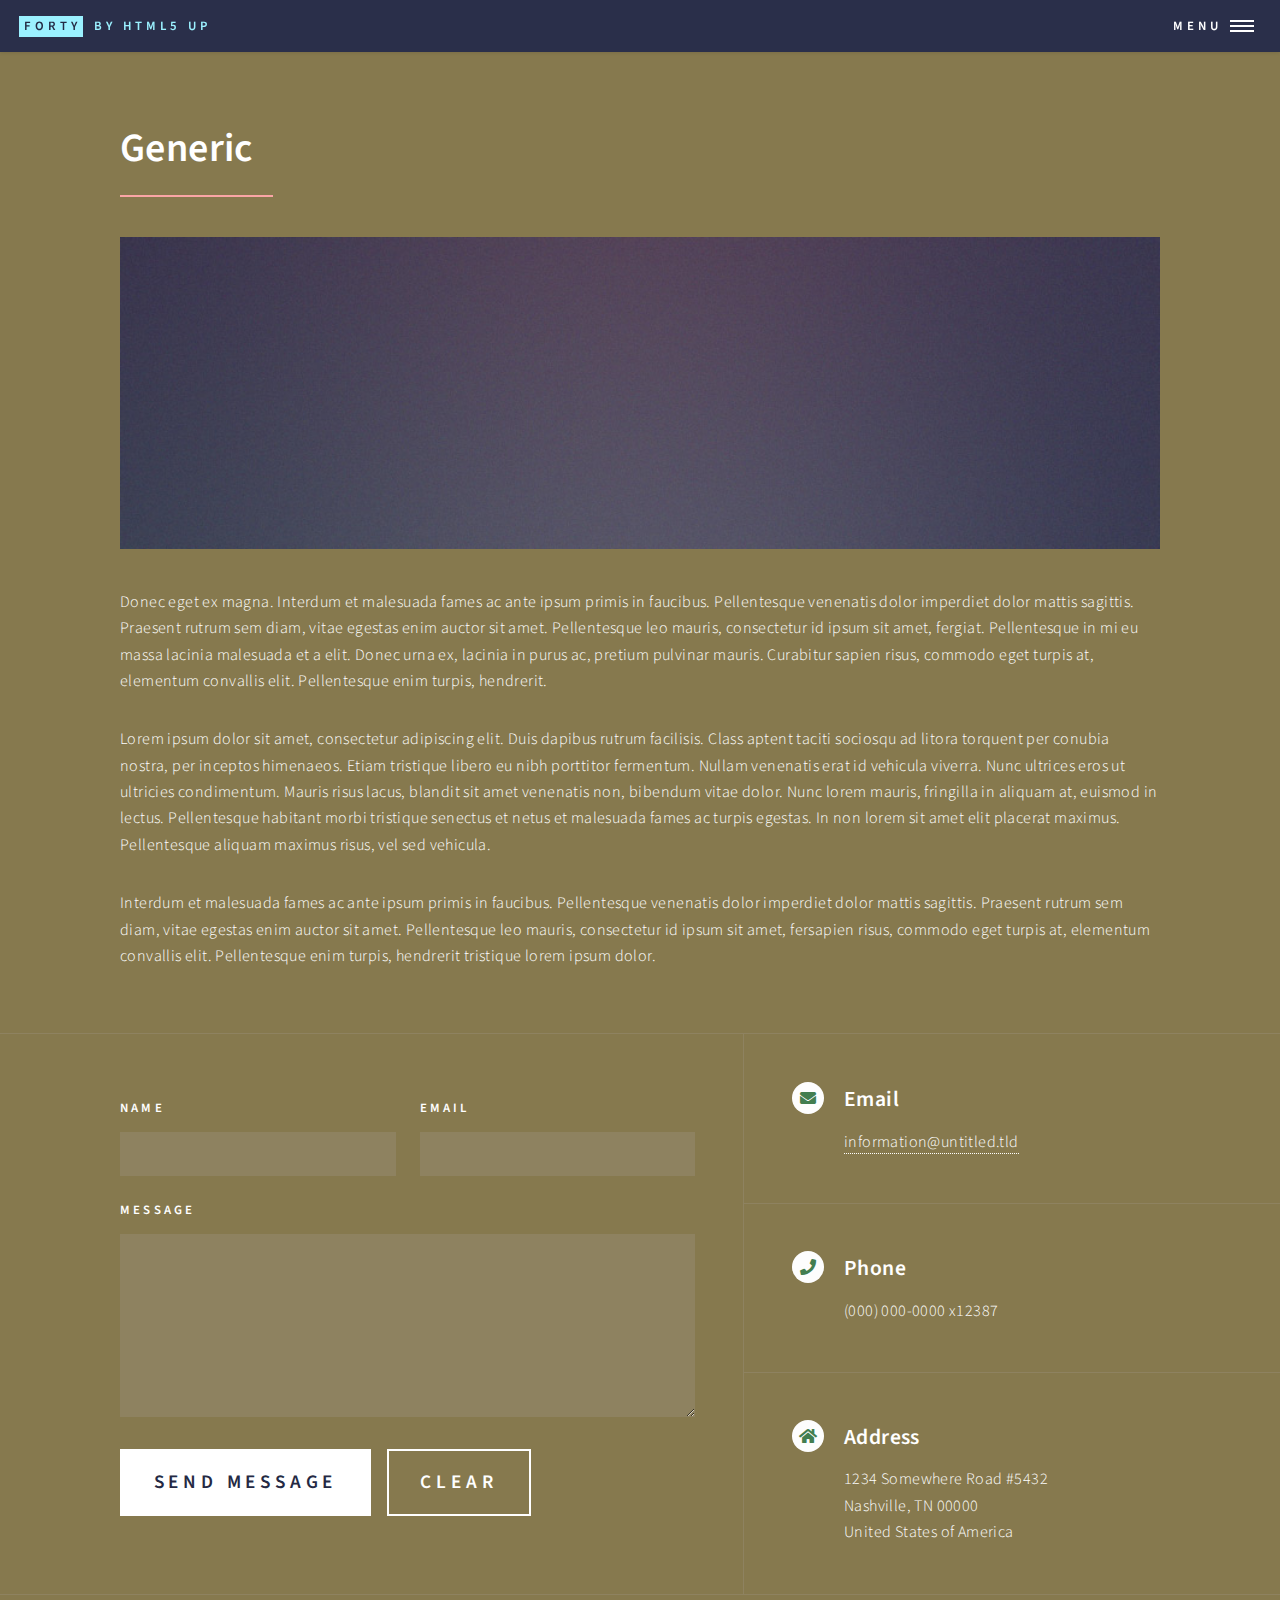
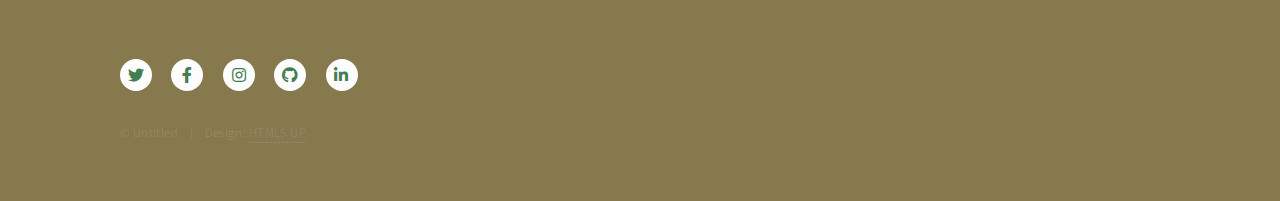
<file: generic.html>
<!DOCTYPE HTML>
<!--
	Forty by HTML5 UP
	html5up.net | @ajlkn
	Free for personal and commercial use under the CCA 3.0 license (html5up.net/license)
-->
<html>
	<head>
		<title>Generic - Forty by HTML5 UP</title>
		<meta charset="utf-8" />
		<meta name="viewport" content="width=device-width, initial-scale=1, user-scalable=no" />
		<link rel="stylesheet" href="assets/css/main.css" />
		<noscript><link rel="stylesheet" href="assets/css/noscript.css" /></noscript>
	</head>
	<body class="is-preload">

		<!-- Wrapper -->
			<div id="wrapper">

				<!-- Header -->
					<header id="header">
						<a href="index.html" class="logo"><strong>Forty</strong> <span>by HTML5 UP</span></a>
						<nav>
							<a href="#menu">Menu</a>
						</nav>
					</header>

				<!-- Menu -->
					<nav id="menu">
						<ul class="links">
							<li><a href="index.html">Home</a></li>
							<li><a href="landing.html">Landing</a></li>
							<li><a href="generic.html">Generic</a></li>
							<li><a href="elements.html">Elements</a></li>
						</ul>
						<ul class="actions stacked">
							<li><a href="#" class="button primary fit">Get Started</a></li>
							<li><a href="#" class="button fit">Log In</a></li>
						</ul>
					</nav>

				<!-- Main -->
					<div id="main" class="alt">

						<!-- One -->
							<section id="one">
								<div class="inner">
									<header class="major">
										<h1>Generic</h1>
									</header>
									<span class="image main"><img src="images/pic11.jpg" alt="" /></span>
									<p>Donec eget ex magna. Interdum et malesuada fames ac ante ipsum primis in faucibus. Pellentesque venenatis dolor imperdiet dolor mattis sagittis. Praesent rutrum sem diam, vitae egestas enim auctor sit amet. Pellentesque leo mauris, consectetur id ipsum sit amet, fergiat. Pellentesque in mi eu massa lacinia malesuada et a elit. Donec urna ex, lacinia in purus ac, pretium pulvinar mauris. Curabitur sapien risus, commodo eget turpis at, elementum convallis elit. Pellentesque enim turpis, hendrerit.</p>
									<p>Lorem ipsum dolor sit amet, consectetur adipiscing elit. Duis dapibus rutrum facilisis. Class aptent taciti sociosqu ad litora torquent per conubia nostra, per inceptos himenaeos. Etiam tristique libero eu nibh porttitor fermentum. Nullam venenatis erat id vehicula viverra. Nunc ultrices eros ut ultricies condimentum. Mauris risus lacus, blandit sit amet venenatis non, bibendum vitae dolor. Nunc lorem mauris, fringilla in aliquam at, euismod in lectus. Pellentesque habitant morbi tristique senectus et netus et malesuada fames ac turpis egestas. In non lorem sit amet elit placerat maximus. Pellentesque aliquam maximus risus, vel sed vehicula.</p>
									<p>Interdum et malesuada fames ac ante ipsum primis in faucibus. Pellentesque venenatis dolor imperdiet dolor mattis sagittis. Praesent rutrum sem diam, vitae egestas enim auctor sit amet. Pellentesque leo mauris, consectetur id ipsum sit amet, fersapien risus, commodo eget turpis at, elementum convallis elit. Pellentesque enim turpis, hendrerit tristique lorem ipsum dolor.</p>
								</div>
							</section>

					</div>

				<!-- Contact -->
					<section id="contact">
						<div class="inner">
							<section>
								<form method="post" action="#">
									<div class="fields">
										<div class="field half">
											<label for="name">Name</label>
											<input type="text" name="name" id="name" />
										</div>
										<div class="field half">
											<label for="email">Email</label>
											<input type="text" name="email" id="email" />
										</div>
										<div class="field">
											<label for="message">Message</label>
											<textarea name="message" id="message" rows="6"></textarea>
										</div>
									</div>
									<ul class="actions">
										<li><input type="submit" value="Send Message" class="primary" /></li>
										<li><input type="reset" value="Clear" /></li>
									</ul>
								</form>
							</section>
							<section class="split">
								<section>
									<div class="contact-method">
										<span class="icon solid alt fa-envelope"></span>
										<h3>Email</h3>
										<a href="#">information@untitled.tld</a>
									</div>
								</section>
								<section>
									<div class="contact-method">
										<span class="icon solid alt fa-phone"></span>
										<h3>Phone</h3>
										<span>(000) 000-0000 x12387</span>
									</div>
								</section>
								<section>
									<div class="contact-method">
										<span class="icon solid alt fa-home"></span>
										<h3>Address</h3>
										<span>1234 Somewhere Road #5432<br />
										Nashville, TN 00000<br />
										United States of America</span>
									</div>
								</section>
							</section>
						</div>
					</section>

				<!-- Footer -->
					<footer id="footer">
						<div class="inner">
							<ul class="icons">
								<li><a href="#" class="icon brands alt fa-twitter"><span class="label">Twitter</span></a></li>
								<li><a href="#" class="icon brands alt fa-facebook-f"><span class="label">Facebook</span></a></li>
								<li><a href="#" class="icon brands alt fa-instagram"><span class="label">Instagram</span></a></li>
								<li><a href="#" class="icon brands alt fa-github"><span class="label">GitHub</span></a></li>
								<li><a href="#" class="icon brands alt fa-linkedin-in"><span class="label">LinkedIn</span></a></li>
							</ul>
							<ul class="copyright">
								<li>&copy; Untitled</li><li>Design: <a href="https://html5up.net">HTML5 UP</a></li>
							</ul>
						</div>
					</footer>

			</div>

		<!-- Scripts -->
			<script src="assets/js/jquery.min.js"></script>
			<script src="assets/js/jquery.scrolly.min.js"></script>
			<script src="assets/js/jquery.scrollex.min.js"></script>
			<script src="assets/js/browser.min.js"></script>
			<script src="assets/js/breakpoints.min.js"></script>
			<script src="assets/js/util.js"></script>
			<script src="assets/js/main.js"></script>

	</body>
</html>
</file>
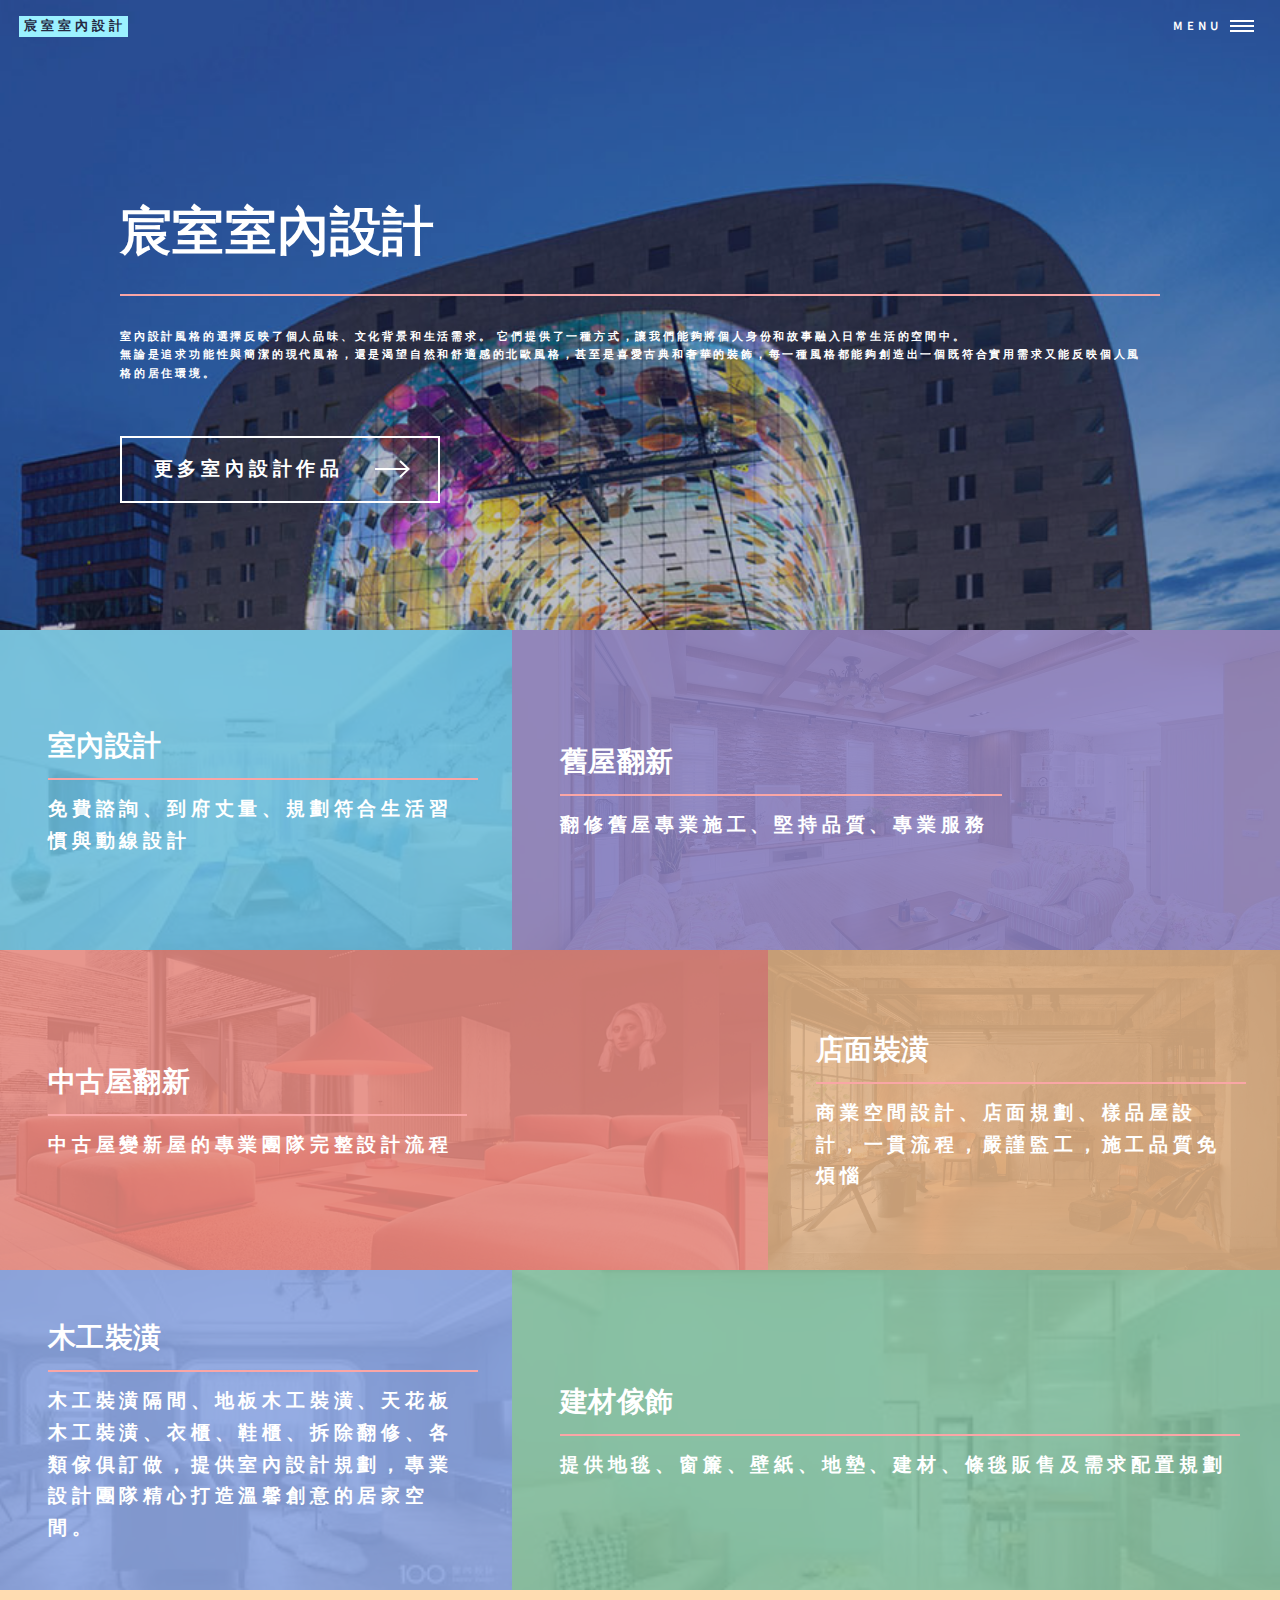
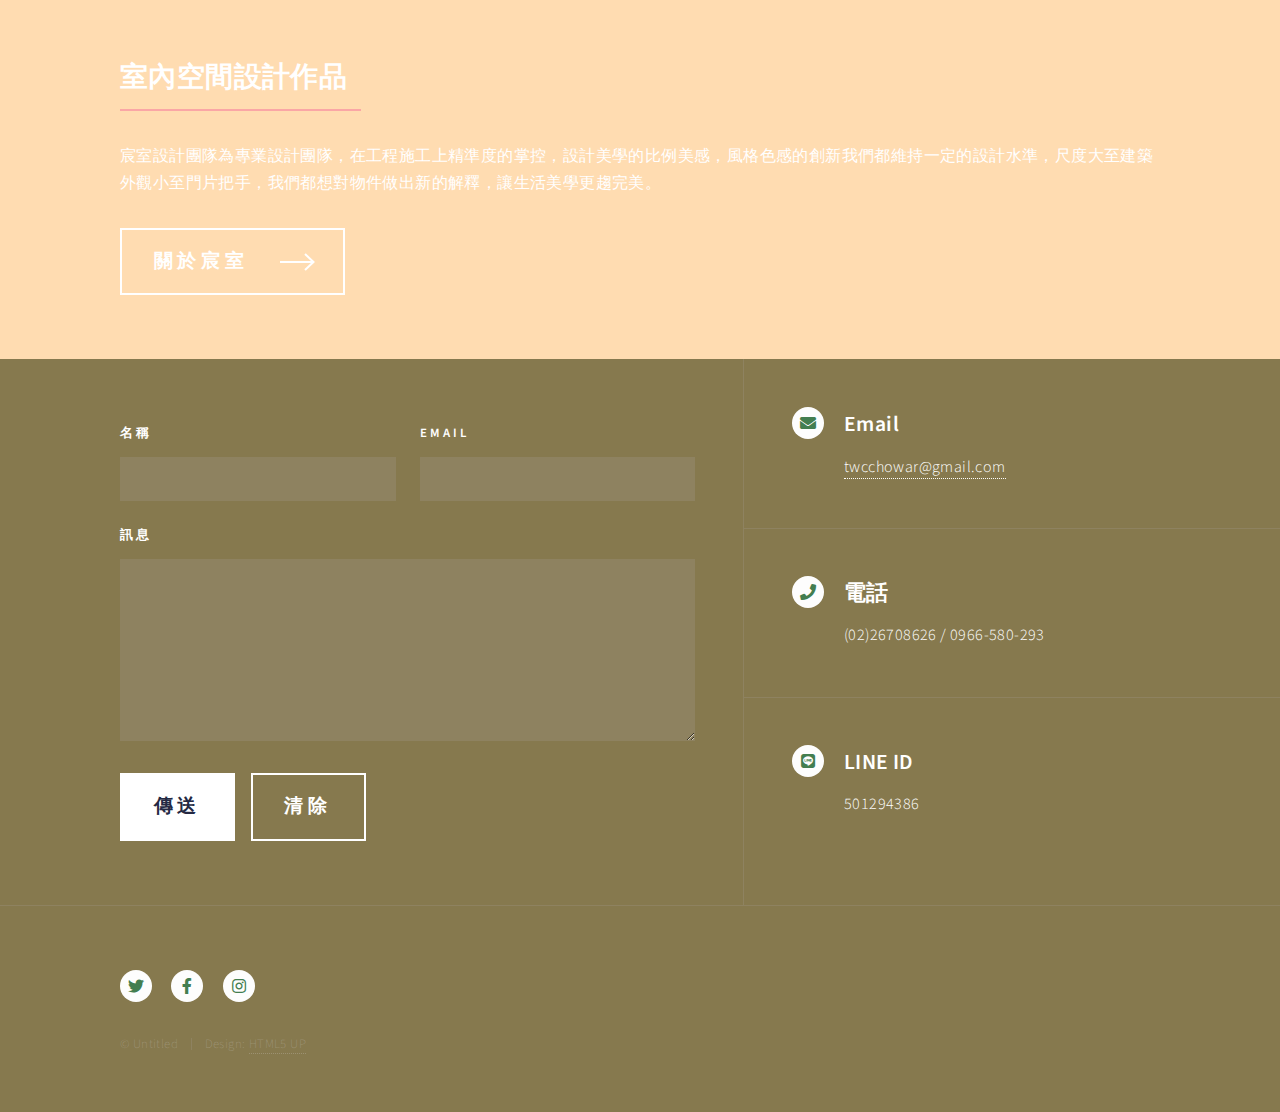
<file: index首頁.html>
<!DOCTYPE HTML>
<!--
	Forty by HTML5 UP
	html5up.net | @ajlkn
	Free for personal and commercial use under the CCA 3.0 license (html5up.net/license)
-->
<html>
	<head>
		<title>宸室室內設計</title>
		<meta charset="utf-8" />
		<meta name="viewport" content="width=device-width, initial-scale=1, user-scalable=no" />
		<link rel="stylesheet" href="assets/css/main.css" />
		<noscript><link rel="stylesheet" href="assets/css/noscript.css" /></noscript>
	</head>
	<body class="is-preload">

		<!-- Wrapper -->
			<div id="wrapper">

				<!-- Header -->
					<header id="header" class="alt">
						<a href="index.html" class="logo"><strong>宸室室內設計</strong></a>
						<nav>
							<a href="#menu">Menu</a>
						</nav>
					</header>

				<!-- Menu -->
					<nav id="menu">
						<ul class="links">
							<li><a href="index首頁.html" target="_blank" >宸室室內設計</a></li>
							<li><a href="html5up-multiverse/作品集.html" target="_blank" >作品集</a></li>
							<li><a href="landing.html" target="_blank" >Landing</a></li>
							<li><a href="generic.html" target="_blank" >Generic</a></li>
							<li><a href="elements.html" target="_blank" >Elements</a></li>
						</ul>
						<ul class="actions stacked">
							<!-- <li><a href="#" class="button primary fit">Get Started</a></li>
							<li><a href="#" class="button fit">Log In</a></li> -->
						</ul>
					</nav>

				<!-- Banner -->
					<section id="banner" class="major">
						<div class="inner">
							<header class="major">
								<h1>宸室室內設計</h1>
							</header>
							<div class="content">
							
								<p>室內設計風格的選擇反映了個人品味、文化背景和生活需求。 它們提供了一種方式，讓我們能夠將個人身份和故事融入日常生活的空間中。<br />
									無論是追求功能性與簡潔的現代風格，還是渴望自然和舒適感的北歐風格，甚至是喜愛古典和奢華的裝飾，每一種風格都能夠創造出一個既符合實用需求又能反映個人風格的居住環境。</p>
									<br/><br/>
								<ul class="actions">
									<li><a href="#one" class="button next scrolly">更多室內設計作品</a></li>
								</ul>
							
							</div>
						</div>
					</section>

				<!-- Main -->
					<div id="main">

						<!-- One -->
							<section id="one" class="tiles">
								<article>
									<span class="image">
										<img src="images/地中海風.jpg" alt="" />
									</span>
									<header class="major">
										<h3><a href="landing.html" target="_blank" class="link">室內設計</a></h3>
										<p>免費諮詢、到府丈量、規劃符合生活習慣與動線設計</p>
									</header>
								</article>
								<article>
									<span class="image">
										<img src="images/鄉村風.jpg" alt="" />
									</span>
									<header class="major">
										<h3><a href="landing.html" target="_blank" class="link">舊屋翻新</a></h3>
										<p>翻修舊屋專業施工、堅持品質、專業服務</p>
									</header>
								</article>
								<article>
									<span class="image">
										<img src="images/時尚風.jpg" alt="" />
									</span>
									<header class="major">
										<h3><a href="landing.html" target="_blank" class="link">中古屋翻新</a></h3>
										<p>中古屋變新屋的專業團隊完整設計流程</p>
									</header>
								</article>
								<article>
									<span class="image">
										<img src="images/工業風.jpg" alt="" />
									</span>
									<header class="major">
										<h3><a href="landing.html" target="_blank" class="link">店面裝潢</a></h3>
										<p>商業空間設計、店面規劃、樣品屋設計，一貫流程，嚴謹監工，施工品質免煩惱</p>
									</header>
								</article>
								<article>
									<span class="image">
										<img src="images/美式風.jpg" alt="" />
									</span>
									<header class="major">
										<h3><a href="landing.html" target="_blank" class="link">木工裝潢</a></h3>
										<p>木工裝潢隔間、地板木工裝潢、天花板木工裝潢、衣櫃、鞋櫃、拆除翻修、各類傢俱訂做，提供室內設計規劃，專業設計團隊精心打造溫馨創意的居家空間。</p>
									</header>
								</article>
								<article>
									<span class="image">
										<img src="images/北歐風.jpg" alt="" />
									</span>
									<header class="major">
										<h3><a href="landing.html" target="_blank" class="link">建材傢飾</a></h3>
										<p>提供地毯、窗簾、壁紙、地墊、建材、條毯販售及需求配置規劃</p>
									</header>
								</article>
							</section>

						<!-- Two -->
							<section id="two">
								<div class="inner">
									<header class="major">
										<h2 class="my-color">室內空間設計作品</h2>
									</header>
									<p>宸室設計團隊為專業設計團隊，在工程施工上精準度的掌控，設計美學的比例美感，風格色感的創新我們都維持一定的設計水準，尺度大至建築外觀小至門片把手，我們都想對物件做出新的解釋，讓生活美學更趨完美。</p>
									<ul class="actions">
										<li><a href="html5up-multiverse/作品集.html" target="_blank" class="button next">關於宸室</a></li>
									</ul>
								</div>
							</section>

					</div>

				<!-- Contact -->
					<section id="contact">
						<div class="inner">
							<section>
								<!-- 這一行需要加上onsubmit="return mailto()" -->
								<form method="post" action="#"  onsubmit="return mailto()">
									<div class="fields">
										<div class="field half">
											<label for="name">名稱</label>
											<input type="text" name="name" id="name" />
										</div>
										<div class="field half">
											<label for="email">Email</label>
											<input type="text" name="email" id="email" />
										</div>
										<div class="field">
											<label for="message">訊息</label>
											<textarea name="message" id="message" rows="6"></textarea>
										</div>
									</div>
							
									<ul class="actions">
										<li><input type="submit" value="傳送" class="primary" /></li></a>
										<li><input type="reset" value="清除" /></li>
									</ul>
							
									<!-- 呼叫email程式的語法:start -->
									<script>
										function mailto() {
											name = document.getElementsByName('name')[0].value; // 把使用者輸入的名稱拿出來用
											email = document.getElementsByName('email')[0].value; // 把使用者輸入的email拿出來用
											message = document.getElementsByName('message')[0].value.replaceAll('\n', '%0D%0A'); // 把使用者輸入的內容拿出來用
											window.location.href = "mailto:twcchowar@gmail.com?subject=我沒有問題&body=您好, 我是" + name + ":%0D%0A" + message;
											return false;
										}
									</script>
									<!-- 呼叫email程式的語法:end -->
								</form>
							</section>
							
							<section class="split">
								<section>
									<div class="contact-method">
										<span class="icon solid alt fa-envelope"></span>
										<h3>Email</h3>
										<a href="#">twcchowar@gmail.com</a>
									</div>
								</section>
								<section>
									<div class="contact-method">
										<span class="icon solid alt fa-phone"></span>
										<h3>電話</h3>
										<span>(02)26708626 / 0966-580-293</span>
									</div>
								</section>
								<section>
									<div class="contact-method">
										<span class="icon brands alt fa-line"></span>
										<h3>LINE ID</h3>
										<span>501294386<br /> <br /></span>
									</div>
								</section>
							</section>
						</div>
					</section>

				<!-- Footer -->
					<footer id="footer">
						<div class="inner">
							<ul class="icons">
								<li><a href="https://x.com/?lang=zh-Hant" target="_blank" class="icon brands alt fa-twitter"><span class="label">Twitter</span></a></li>
								<li><a href="https://www.facebook.com/?locale=zh_TW" target="_blank" class="icon brands alt fa-facebook-f"><span class="label">Facebook</span></a></li>
								<li><a href="https://www.instagram.com/" target="_blank" class="icon brands alt fa-instagram"><span class="label">Instagram</span></a></li>
								<!-- <li><a href="#" target="_blank" class="icon brands alt fa-github"><span class="label">GitHub</span></a></li> -->
								<!-- <li><a href="#" target="_blank" class="icon brands alt fa-linkedin-in"><span class="label">LinkedIn</span></a></li> -->
							</ul>
							<ul class="copyright">
								<li>&copy; Untitled</li><li>Design: <a href="https://html5up.net">HTML5 UP</a></li>
							</ul>
						</div>
					</footer>

			</div>

		<!-- Scripts -->
			<script src="assets/js/jquery.min.js"></script>
			<script src="assets/js/jquery.scrolly.min.js"></script>
			<script src="assets/js/jquery.scrollex.min.js"></script>
			<script src="assets/js/browser.min.js"></script>
			<script src="assets/js/breakpoints.min.js"></script>
			<script src="assets/js/util.js"></script>
			<script src="assets/js/main.js"></script>

	</body>
</html>
</file>
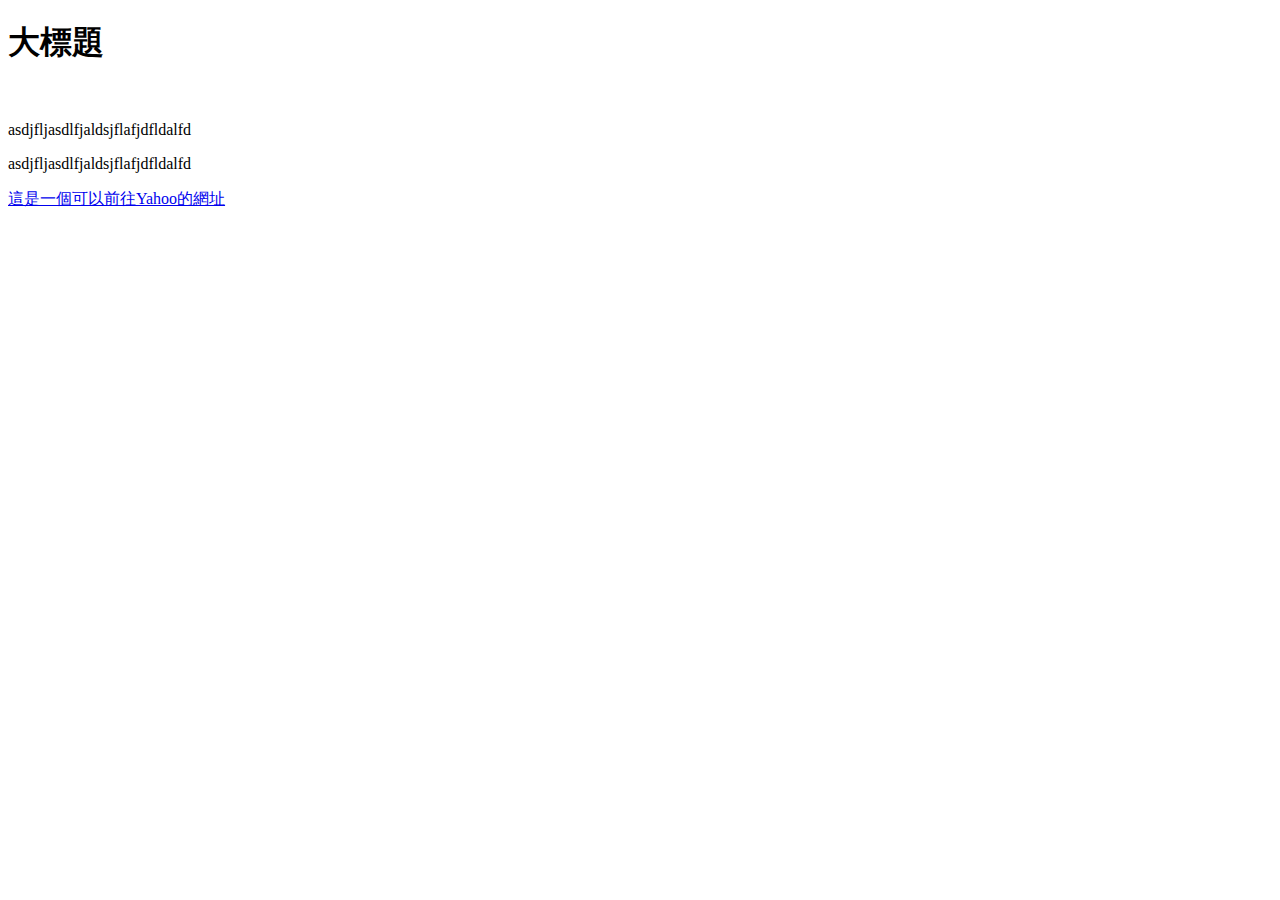
<file: 網站.html>
<!DOCTYPE html>
<html>
    <head>
        <title>我的室內設計</title>

    </head>

    <body>
        <h1>大標題</h1>
        <img scr="https://www.galilee.com.tw/Page/ThemeData_Pic/hash_adad2b7de3681cfaf818afca465b0cf9_1920_10000.jpg"></img>
        
        <P>asdjfljasdlfjaldsjflafjdfldalfd</P>
        <p>asdjfljasdlfjaldsjflafjdfldalfd</p>

        <a href="https://www.yahoo.com.tw">這是一個可以前往Yahoo的網址</a>
    </body>
</html>
</file>
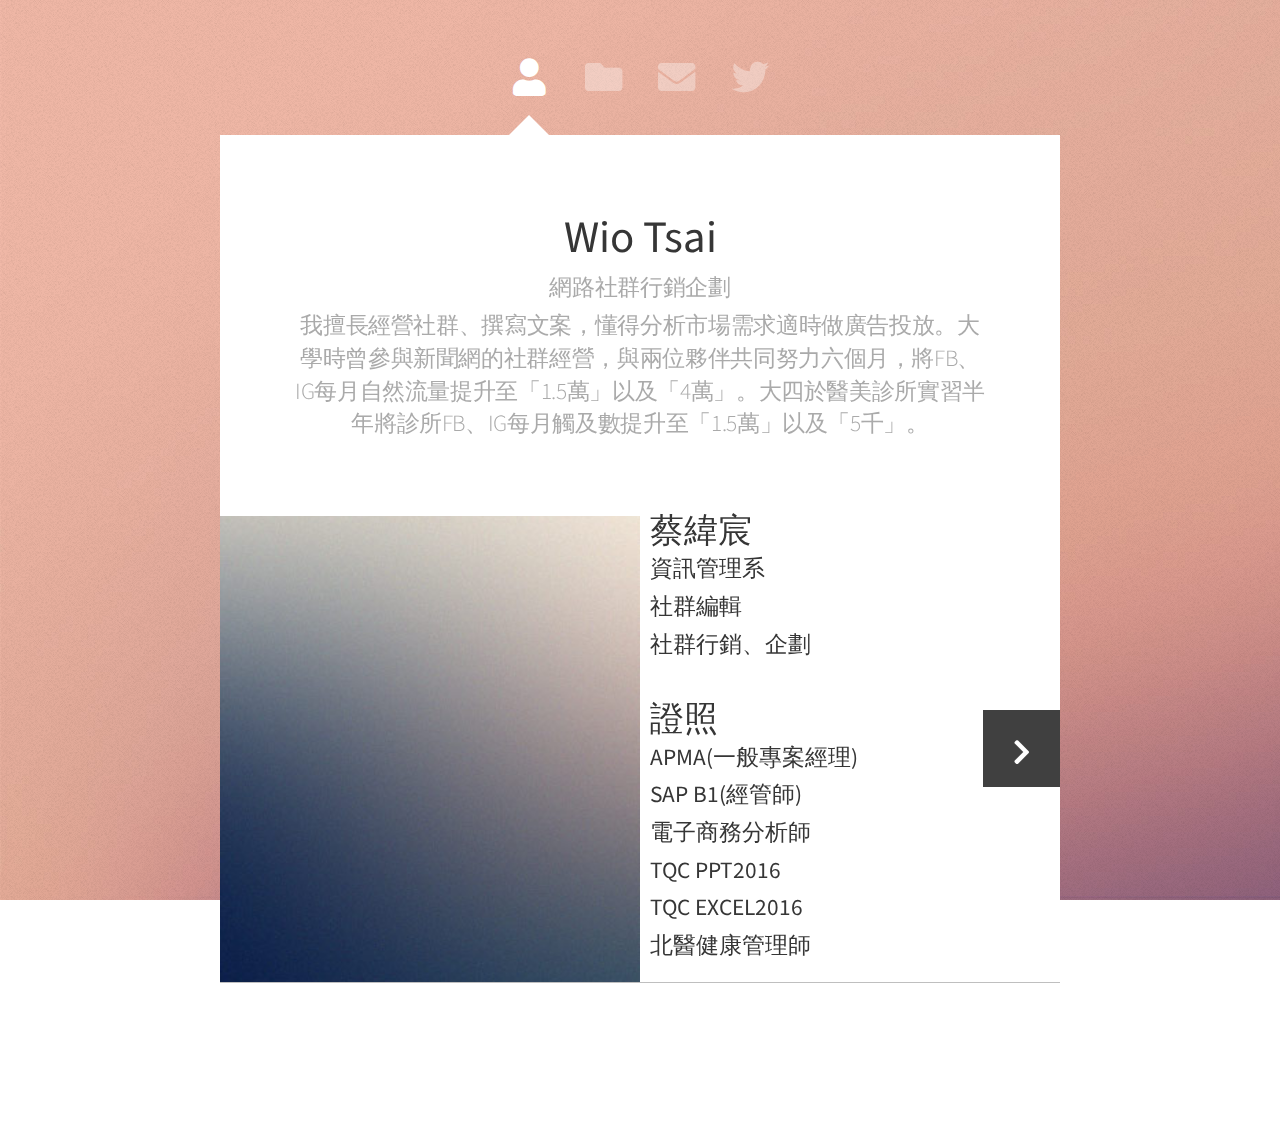
<file: html5up-astral/自我介紹.html>
<!DOCTYPE HTML>
<!--
	Astral by HTML5 UP
	html5up.net | @ajlkn
	Free for personal and commercial use under the CCA 3.0 license (html5up.net/license)
-->
<html>
	<head>
		<title>Astral by HTML5 UP</title>
		<meta charset="utf-8" />
		<meta name="viewport" content="width=device-width, initial-scale=1, user-scalable=no" />
		<link rel="stylesheet" href="assets/css/main.css" />
		<noscript><link rel="stylesheet" href="assets/css/noscript.css" /></noscript>

			<link
			  rel="stylesheet"
			  href="https://cdnjs.cloudflare.com/ajax/libs/animate.css/4.1.1/animate.min.css"
			/>
			
	</head>
	<body class="is-preload">

		<!-- Wrapper-->
			<div id="wrapper">

				<!-- Nav -->
					<nav id="nav">
						<a href="#" class="icon solid fa-user"><span>Home</span></a>
						<a href="#work" class="icon solid fa-folder"><span>Work</span></a>
						<a href="#contact" class="icon solid fa-envelope"><span>Contact</span></a>
						<a href="../index.html" target="_blank" class="icon brands fa-twitter"><span>Twitter</span></a>
					</nav>

				<!-- Main -->
					<div id="main">

						<!-- Me -->
							<article id="home" class="panel intro">
								<div class="inner"></div>
								<header class="major">
									<h1 class="animate__animated animate__fadeInLeft">Wio Tsai</h1>
									<p class="animate__animated animate__fadeInLeft">網路社群行銷企劃</p>
									<p class="animate__animated animate__fadeInLeft">我擅長經營社群、撰寫文案，懂得分析市場需求適時做廣告投放。大學時曾參與新聞網的社群經營，與兩位夥伴共同努力六個月，將FB、IG每月自然流量提升至「1.5萬」以及「4萬」。大四於醫美診所實習半年將診所FB、IG每月觸及數提升至「1.5萬」以及「5千」。</p>

								</header>
								<div style="width: 100%; display: flex; flex-direction: row; position: relative;">
									<a href="#work" class="jumplink pic" style="width: 50%;">																				
										<img src="images/me.jpg" alt="" width="100%"/>

									</a>
									<a href="#work" class="jumplink pic pic2" style="width: 50%;">
										<span class="arrow icon solid fa-chevron-right"><span>See my work</span></span>
									<div style="padding-left: 10px; display:  flex; gap: 5px; flex-direction: column;">
										<h2>蔡緯宸</h2>
										<h4>資訊管理系</h4>
										<h4>社群編輯</h4>
										<h4>社群行銷、企劃</h4>
										<br /><h2>證照</h2>
										<h6>APMA(一般專案經理)</h6>
										<h4>SAP B1(經管師)</h4>
										<h4>電子商務分析師</h4>
										<h4>TQC PPT2016</h4>
										<h4>TQC EXCEL2016</h4>
										<h4>北醫健康管理師</h4>
									</div>	
								</a>				
								</div>
							</article>
							
						<!-- Work -->
							<article id="work" class="panel">
								<header>
									<h2>資歷</h2>
								</header>
							<p>
								<section>
									<div class="row">
										<div class="col-4 col-6-medium col-12-small">
											<a href="#" class="image fit"><img src="images/pic01.jpg" alt=""></a>
										</div>
									<span style="font-size:1.7em;display: flex; flex-direction: column;gap:10px">
										<span style="margin: 0;">社群編輯 </span>
										<span style="margin: 0;">職位 : 新聞網小編</span> 
										<span style="margin: 0;">工作經歷 : 半年 </span>
										<span style="margin: 0;">專業 : 分析市場需求、寫文案、企劃</span>
									</span>
									</div>
							</P>
									<div class="row">
										<div class="col-4 col-6-medium col-12-small">
									<a href="#" class="image fit"><img src="images/pic01.jpg" alt=""></a>
										</div>
									<span style="font-size:1.7em;display: flex; flex-direction: column;gap:10px">
										<span style="margin: 0;">社群編輯 </span>
										<span style="margin: 0;">職位 : 新聞網小編</span> 
										<span style="margin: 0;">工作經歷 : 半年 </span>
										<span style="margin: 0;">專業 : 分析市場需求、寫文案、企劃</span>
									</span>
								</div>
								</section>
							</article>

						<!-- Contact -->
							<article id="contact" class="panel">
								<header>
									<h2>Contact Me</h2>
								</header>
								<form action="#" method="post">
									<div>
										<div class="row">
											<div class="col-6 col-12-medium">
												<input type="text" name="name" placeholder="Name" />
											</div>
											<div class="col-6 col-12-medium">
												<input type="text" name="email" placeholder="Email" />
											</div>
											<div class="col-12">
												<input type="text" name="subject" placeholder="Subject" />
											</div>
											<div class="col-12">
												<textarea name="message" placeholder="Message" rows="6"></textarea>
											</div>
											<div class="col-12">
												<input type="submit" value="Send Message" />
											</div>
										</div>
									</div>
								</form>
							</article>

					</div>

				<!-- Footer -->
					<div id="footer">
						<ul class="copyright">
							<li>&copy; wio tsai</li><li>Design: <a href="http://html5up.net">HTML5 UP</a></li>
						</ul>
					</div>

			</div>

		<!-- Scripts -->
			<script src="assets/js/jquery.min.js"></script>
			<script src="assets/js/browser.min.js"></script>
			<script src="assets/js/breakpoints.min.js"></script>
			<script src="assets/js/util.js"></script>
			<script src="assets/js/main.js"></script>

	</body>
</html>
</file>
<file: assets/css/noscript.css>
/*
	Forty by HTML5 UP
	html5up.net | @ajlkn
	Free for personal and commercial use under the CCA 3.0 license (html5up.net/license)
*/

/* Banner */

	body.is-preload #banner:after {
		opacity: 0.85;
	}

	body.is-preload #banner > .inner {
		-moz-filter: none;
		-webkit-filter: none;
		-ms-filter: none;
		filter: none;
		-moz-transform: none;
		-webkit-transform: none;
		-ms-transform: none;
		transform: none;
		opacity: 1;
	}
</file>
<file: html5up-astral/assets/css/noscript.css>
/*
	Astral by HTML5 UP
	html5up.net | @ajlkn
	Free for personal and commercial use under the CCA 3.0 license (html5up.net/license)
*/

/* Wrapper */

	#wrapper {
		opacity: 1 !important;
	}

/* Nav */

	#nav a {
		opacity: 1.0;
	}

		#nav a:before, #nav a:after {
			display: none;
		}

		#nav a span {
			top: 0;
			opacity: 1.0;
		}

			#nav a span:after {
				display: none;
			}

/* Main */

	#main {
		background: none;
		box-shadow: none;
	}

		#main > .panel {
			background: #ffffff;
			margin-bottom: 2em;
		}

			#main > .panel:last-child {
				margin-bottom: 0;
			}
</file>
<file: html5up-multiverse/assets/css/noscript.css>
/*
	Multiverse by HTML5 UP
	html5up.net | @ajlkn
	Free for personal and commercial use under the CCA 3.0 license (html5up.net/license)
*/

/* Wrapper */

	body.is-preload #wrapper:before {
		display: none;
	}

/* Main */

	body.is-preload #main .thumb {
		pointer-events: auto;
		opacity: 1;
	}

/* Header */

	body.is-preload #header {
		-moz-transform: none;
		-webkit-transform: none;
		-ms-transform: none;
		transform: none;
	}
</file>
<file: assets/css/main.css>
@import url(fontawesome-all.min.css);
@import url("https://fonts.googleapis.com/css?family=Source+Sans+Pro:300,300italic,600,600italic");

/*
	Forty by HTML5 UP
	html5up.net | @ajlkn
	Free for personal and commercial use under the CCA 3.0 license (html5up.net/license)
*/

html, body, div, span, applet, object,
iframe, h1, h2, h3, h4, h5, h6, p, blockquote,
pre, a, abbr, acronym, address, big, cite,
code, del, dfn, em, img, ins, kbd, q, s, samp,
small, strike, strong, sub, sup, tt, var, b,
u, i, center, dl, dt, dd, ol, ul, li, fieldset,
form, label, legend, table, caption, tbody,
tfoot, thead, tr, th, td, article, aside,
canvas, details, embed, figure, figcaption,
footer, header, hgroup, menu, nav, output, ruby,
section, summary, time, mark, audio, video {
	margin: 0;
	padding: 0;
	border: 0;
	font-size: 100%;
	font: inherit;
	vertical-align: baseline;}

article, aside, details, figcaption, figure,
footer, header, hgroup, menu, nav, section {
	display: block;}

body {
	line-height: 1;
}

ol, ul {
	list-style: none;
}

blockquote, q {
	quotes: none;
}

	blockquote:before, blockquote:after, q:before, q:after {
		content: '';
		content: none;
	}

table {
	border-collapse: collapse;
	border-spacing: 0;
}

body {
	-webkit-text-size-adjust: none;
}

mark {
	background-color: transparent;
	color: inherit;
}

input::-moz-focus-inner {
	border: 0;
	padding: 0;
}

input, select, textarea {
	-moz-appearance: none;
	-webkit-appearance: none;
	-ms-appearance: none;
	appearance: none;
}

/* Basic */

	@-ms-viewport {
		width: device-width;
	}

	body {
		-ms-overflow-style: scrollbar;
	}

	@media screen and (max-width: 480px) {

		html, body {
			min-width: 320px;
		}

	}

	html {
		box-sizing: border-box;
	}

	*, *:before, *:after {
		box-sizing: inherit;
	}

	body {
		background: #86794e;
	}

		body.is-preload *, body.is-preload *:before, body.is-preload *:after {
			-moz-animation: none !important;
			-webkit-animation: none !important;
			-ms-animation: none !important;
			animation: none !important;
			-moz-transition: none !important;
			-webkit-transition: none !important;
			-ms-transition: none !important;
			transition: none !important;
		}

/* Type */

	body, input, select, textarea {
		color: #ffffff;
		font-family: "Source Sans Pro", Helvetica, sans-serif;
		font-size: 17pt;
		font-weight: 300;
		letter-spacing: 0.025em;
		line-height: 1.65;
	}

		@media screen and (max-width: 1680px) {

			body, input, select, textarea {
				font-size: 14pt;
			}

		}

		@media screen and (max-width: 1280px) {

			body, input, select, textarea {
				font-size: 12pt;
			}

		}

		@media screen and (max-width: 360px) {

			body, input, select, textarea {
				font-size: 11pt;
			}

		}

	a {
		-moz-transition: color 0.2s ease-in-out, border-bottom-color 0.2s ease-in-out;
		-webkit-transition: color 0.2s ease-in-out, border-bottom-color 0.2s ease-in-out;
		-ms-transition: color 0.2s ease-in-out, border-bottom-color 0.2s ease-in-out;
		transition: color 0.2s ease-in-out, border-bottom-color 0.2s ease-in-out;
		border-bottom: dotted 1px;
		color: inherit;
		text-decoration: none;
	}

		a:hover {
			border-bottom-color: transparent;
			color: #9bf1ff !important;
		}

		a:active {
			color: #53e3fb !important;
		}

	strong, b {
		color: #ffffff;
		font-weight: 600;
	}

	em, i {
		font-style: italic;
	}

	p {
		margin: 0 0 2em 0;
	}

	h1, h2, h3, h4, h5, h6 {
		color: #ffffff;
		font-weight: 600;
		line-height: 1.65;
		margin: 0 0 1em 0;
	}

		h1 a, h2 a, h3 a, h4 a, h5 a, h6 a {
			color: inherit;
			border-bottom: 0;
		}

	h1 {
		font-size: 2.5em;
	}

	h2 {
		font-size: 1.75em;
		color :#e7fabc
	}

	h3 {
		font-size: 1.35em;
	}

	h4 {
		font-size: 1.1em;
	}

	h5 {
		font-size: 0.9em;
	}

	h6 {
		font-size: 0.7em;
	}

	@media screen and (max-width: 736px) {

		h1 {
			font-size: 2em;
		}

		h2 {
			font-size: 1.5em;
		}

		h3 {
			font-size: 1.25em;
		}

	}

	sub {
		font-size: 0.8em;
		position: relative;
		top: 0.5em;
	}

	sup {
		font-size: 0.8em;
		position: relative;
		top: -0.5em;
	}

	blockquote {
		border-left: solid 4px rgba(212, 212, 255, 0.1);
		font-style: italic;
		margin: 0 0 2em 0;
		padding: 0.5em 0 0.5em 2em;
	}

	code {
		background: rgba(212, 212, 255, 0.035);
		font-family: "Courier New", monospace;
		font-size: 0.9em;
		margin: 0 0.25em;
		padding: 0.25em 0.65em;
	}

	pre {
		-webkit-overflow-scrolling: touch;
		font-family: "Courier New", monospace;
		font-size: 0.9em;
		margin: 0 0 2em 0;
	}

		pre code {
			display: block;
			line-height: 1.75;
			padding: 1em 1.5em;
			overflow-x: auto;
		}

	hr {
		border: 0;
		border-bottom: solid 1px rgba(212, 212, 255, 0.1);
		margin: 2em 0;
	}

		hr.major {
			margin: 3em 0;
		}

	.align-left {
		text-align: left;
	}

	.align-center {
		text-align: center;
	}

	.align-right {
		text-align: right;
	}

/* Row */

	.row {
		display: flex;
		flex-wrap: wrap;
		box-sizing: border-box;
		align-items: stretch;
	}

		.row > * {
			box-sizing: border-box;
		}

		.row.gtr-uniform > * > :last-child {
			margin-bottom: 0;
		}

		.row.aln-left {
			justify-content: flex-start;
		}

		.row.aln-center {
			justify-content: center;
		}

		.row.aln-right {
			justify-content: flex-end;
		}

		.row.aln-top {
			align-items: flex-start;
		}

		.row.aln-middle {
			align-items: center;
		}

		.row.aln-bottom {
			align-items: flex-end;
		}

		.row > .imp {
			order: -1;
		}

		.row > .col-1 {
			width: 8.33333%;
		}

		.row > .off-1 {
			margin-left: 8.33333%;
		}

		.row > .col-2 {
			width: 16.66667%;
		}

		.row > .off-2 {
			margin-left: 16.66667%;
		}

		.row > .col-3 {
			width: 25%;
		}

		.row > .off-3 {
			margin-left: 25%;
		}

		.row > .col-4 {
			width: 33.33333%;
		}

		.row > .off-4 {
			margin-left: 33.33333%;
		}

		.row > .col-5 {
			width: 41.66667%;
		}

		.row > .off-5 {
			margin-left: 41.66667%;
		}

		.row > .col-6 {
			width: 50%;
		}

		.row > .off-6 {
			margin-left: 50%;
		}

		.row > .col-7 {
			width: 58.33333%;
		}

		.row > .off-7 {
			margin-left: 58.33333%;
		}

		.row > .col-8 {
			width: 66.66667%;
		}

		.row > .off-8 {
			margin-left: 66.66667%;
		}

		.row > .col-9 {
			width: 75%;
		}

		.row > .off-9 {
			margin-left: 75%;
		}

		.row > .col-10 {
			width: 83.33333%;
		}

		.row > .off-10 {
			margin-left: 83.33333%;
		}

		.row > .col-11 {
			width: 91.66667%;
		}

		.row > .off-11 {
			margin-left: 91.66667%;
		}

		.row > .col-12 {
			width: 100%;
		}

		.row > .off-12 {
			margin-left: 100%;
		}

		.row.gtr-0 {
			margin-top: 0;
			margin-left: 0em;
		}

			.row.gtr-0 > * {
				padding: 0 0 0 0em;
			}

			.row.gtr-0.gtr-uniform {
				margin-top: 0em;
			}

				.row.gtr-0.gtr-uniform > * {
					padding-top: 0em;
				}

		.row.gtr-25 {
			margin-top: 0;
			margin-left: -0.5em;
		}

			.row.gtr-25 > * {
				padding: 0 0 0 0.5em;
			}

			.row.gtr-25.gtr-uniform {
				margin-top: -0.5em;
			}

				.row.gtr-25.gtr-uniform > * {
					padding-top: 0.5em;
				}

		.row.gtr-50 {
			margin-top: 0;
			margin-left: -1em;
		}

			.row.gtr-50 > * {
				padding: 0 0 0 1em;
			}

			.row.gtr-50.gtr-uniform {
				margin-top: -1em;
			}

				.row.gtr-50.gtr-uniform > * {
					padding-top: 1em;
				}

		.row {
			margin-top: 0;
			margin-left: -2em;
		}

			.row > * {
				padding: 0 0 0 2em;
			}

			.row.gtr-uniform {
				margin-top: -2em;
			}

				.row.gtr-uniform > * {
					padding-top: 2em;
				}

		.row.gtr-150 {
			margin-top: 0;
			margin-left: -3em;
		}

			.row.gtr-150 > * {
				padding: 0 0 0 3em;
			}

			.row.gtr-150.gtr-uniform {
				margin-top: -3em;
			}

				.row.gtr-150.gtr-uniform > * {
					padding-top: 3em;
				}

		.row.gtr-200 {
			margin-top: 0;
			margin-left: -4em;
		}

			.row.gtr-200 > * {
				padding: 0 0 0 4em;
			}

			.row.gtr-200.gtr-uniform {
				margin-top: -4em;
			}

				.row.gtr-200.gtr-uniform > * {
					padding-top: 4em;
				}

		@media screen and (max-width: 1680px) {

			.row {
				display: flex;
				flex-wrap: wrap;
				box-sizing: border-box;
				align-items: stretch;
			}

				.row > * {
					box-sizing: border-box;
				}

				.row.gtr-uniform > * > :last-child {
					margin-bottom: 0;
				}

				.row.aln-left {
					justify-content: flex-start;
				}

				.row.aln-center {
					justify-content: center;
				}

				.row.aln-right {
					justify-content: flex-end;
				}

				.row.aln-top {
					align-items: flex-start;
				}

				.row.aln-middle {
					align-items: center;
				}

				.row.aln-bottom {
					align-items: flex-end;
				}

				.row > .imp-xlarge {
					order: -1;
				}

				.row > .col-1-xlarge {
					width: 8.33333%;
				}

				.row > .off-1-xlarge {
					margin-left: 8.33333%;
				}

				.row > .col-2-xlarge {
					width: 16.66667%;
				}

				.row > .off-2-xlarge {
					margin-left: 16.66667%;
				}

				.row > .col-3-xlarge {
					width: 25%;
				}

				.row > .off-3-xlarge {
					margin-left: 25%;
				}

				.row > .col-4-xlarge {
					width: 33.33333%;
				}

				.row > .off-4-xlarge {
					margin-left: 33.33333%;
				}

				.row > .col-5-xlarge {
					width: 41.66667%;
				}

				.row > .off-5-xlarge {
					margin-left: 41.66667%;
				}

				.row > .col-6-xlarge {
					width: 50%;
				}

				.row > .off-6-xlarge {
					margin-left: 50%;
				}

				.row > .col-7-xlarge {
					width: 58.33333%;
				}

				.row > .off-7-xlarge {
					margin-left: 58.33333%;
				}

				.row > .col-8-xlarge {
					width: 66.66667%;
				}

				.row > .off-8-xlarge {
					margin-left: 66.66667%;
				}

				.row > .col-9-xlarge {
					width: 75%;
				}

				.row > .off-9-xlarge {
					margin-left: 75%;
				}

				.row > .col-10-xlarge {
					width: 83.33333%;
				}

				.row > .off-10-xlarge {
					margin-left: 83.33333%;
				}

				.row > .col-11-xlarge {
					width: 91.66667%;
				}

				.row > .off-11-xlarge {
					margin-left: 91.66667%;
				}

				.row > .col-12-xlarge {
					width: 100%;
				}

				.row > .off-12-xlarge {
					margin-left: 100%;
				}

				.row.gtr-0 {
					margin-top: 0;
					margin-left: 0em;
				}

					.row.gtr-0 > * {
						padding: 0 0 0 0em;
					}

					.row.gtr-0.gtr-uniform {
						margin-top: 0em;
					}

						.row.gtr-0.gtr-uniform > * {
							padding-top: 0em;
						}

				.row.gtr-25 {
					margin-top: 0;
					margin-left: -0.5em;
				}

					.row.gtr-25 > * {
						padding: 0 0 0 0.5em;
					}

					.row.gtr-25.gtr-uniform {
						margin-top: -0.5em;
					}

						.row.gtr-25.gtr-uniform > * {
							padding-top: 0.5em;
						}

				.row.gtr-50 {
					margin-top: 0;
					margin-left: -1em;
				}

					.row.gtr-50 > * {
						padding: 0 0 0 1em;
					}

					.row.gtr-50.gtr-uniform {
						margin-top: -1em;
					}

						.row.gtr-50.gtr-uniform > * {
							padding-top: 1em;
						}

				.row {
					margin-top: 0;
					margin-left: -2em;
				}

					.row > * {
						padding: 0 0 0 2em;
					}

					.row.gtr-uniform {
						margin-top: -2em;
					}

						.row.gtr-uniform > * {
							padding-top: 2em;
						}

				.row.gtr-150 {
					margin-top: 0;
					margin-left: -3em;
				}

					.row.gtr-150 > * {
						padding: 0 0 0 3em;
					}

					.row.gtr-150.gtr-uniform {
						margin-top: -3em;
					}

						.row.gtr-150.gtr-uniform > * {
							padding-top: 3em;
						}

				.row.gtr-200 {
					margin-top: 0;
					margin-left: -4em;
				}

					.row.gtr-200 > * {
						padding: 0 0 0 4em;
					}

					.row.gtr-200.gtr-uniform {
						margin-top: -4em;
					}

						.row.gtr-200.gtr-uniform > * {
							padding-top: 4em;
						}

		}

		@media screen and (max-width: 1280px) {

			.row {
				display: flex;
				flex-wrap: wrap;
				box-sizing: border-box;
				align-items: stretch;
			}

				.row > * {
					box-sizing: border-box;
				}

				.row.gtr-uniform > * > :last-child {
					margin-bottom: 0;
				}

				.row.aln-left {
					justify-content: flex-start;
				}

				.row.aln-center {
					justify-content: center;
				}

				.row.aln-right {
					justify-content: flex-end;
				}

				.row.aln-top {
					align-items: flex-start;
				}

				.row.aln-middle {
					align-items: center;
				}

				.row.aln-bottom {
					align-items: flex-end;
				}

				.row > .imp-large {
					order: -1;
				}

				.row > .col-1-large {
					width: 8.33333%;
				}

				.row > .off-1-large {
					margin-left: 8.33333%;
				}

				.row > .col-2-large {
					width: 16.66667%;
				}

				.row > .off-2-large {
					margin-left: 16.66667%;
				}

				.row > .col-3-large {
					width: 25%;
				}

				.row > .off-3-large {
					margin-left: 25%;
				}

				.row > .col-4-large {
					width: 33.33333%;
				}

				.row > .off-4-large {
					margin-left: 33.33333%;
				}

				.row > .col-5-large {
					width: 41.66667%;
				}

				.row > .off-5-large {
					margin-left: 41.66667%;
				}

				.row > .col-6-large {
					width: 50%;
				}

				.row > .off-6-large {
					margin-left: 50%;
				}

				.row > .col-7-large {
					width: 58.33333%;
				}

				.row > .off-7-large {
					margin-left: 58.33333%;
				}

				.row > .col-8-large {
					width: 66.66667%;
				}

				.row > .off-8-large {
					margin-left: 66.66667%;
				}

				.row > .col-9-large {
					width: 75%;
				}

				.row > .off-9-large {
					margin-left: 75%;
				}

				.row > .col-10-large {
					width: 83.33333%;
				}

				.row > .off-10-large {
					margin-left: 83.33333%;
				}

				.row > .col-11-large {
					width: 91.66667%;
				}

				.row > .off-11-large {
					margin-left: 91.66667%;
				}

				.row > .col-12-large {
					width: 100%;
				}

				.row > .off-12-large {
					margin-left: 100%;
				}

				.row.gtr-0 {
					margin-top: 0;
					margin-left: 0em;
				}

					.row.gtr-0 > * {
						padding: 0 0 0 0em;
					}

					.row.gtr-0.gtr-uniform {
						margin-top: 0em;
					}

						.row.gtr-0.gtr-uniform > * {
							padding-top: 0em;
						}

				.row.gtr-25 {
					margin-top: 0;
					margin-left: -0.375em;
				}

					.row.gtr-25 > * {
						padding: 0 0 0 0.375em;
					}

					.row.gtr-25.gtr-uniform {
						margin-top: -0.375em;
					}

						.row.gtr-25.gtr-uniform > * {
							padding-top: 0.375em;
						}

				.row.gtr-50 {
					margin-top: 0;
					margin-left: -0.75em;
				}

					.row.gtr-50 > * {
						padding: 0 0 0 0.75em;
					}

					.row.gtr-50.gtr-uniform {
						margin-top: -0.75em;
					}

						.row.gtr-50.gtr-uniform > * {
							padding-top: 0.75em;
						}

				.row {
					margin-top: 0;
					margin-left: -1.5em;
				}

					.row > * {
						padding: 0 0 0 1.5em;
					}

					.row.gtr-uniform {
						margin-top: -1.5em;
					}

						.row.gtr-uniform > * {
							padding-top: 1.5em;
						}

				.row.gtr-150 {
					margin-top: 0;
					margin-left: -2.25em;
				}

					.row.gtr-150 > * {
						padding: 0 0 0 2.25em;
					}

					.row.gtr-150.gtr-uniform {
						margin-top: -2.25em;
					}

						.row.gtr-150.gtr-uniform > * {
							padding-top: 2.25em;
						}

				.row.gtr-200 {
					margin-top: 0;
					margin-left: -3em;
				}

					.row.gtr-200 > * {
						padding: 0 0 0 3em;
					}

					.row.gtr-200.gtr-uniform {
						margin-top: -3em;
					}

						.row.gtr-200.gtr-uniform > * {
							padding-top: 3em;
						}

		}

		@media screen and (max-width: 980px) {

			.row {
				display: flex;
				flex-wrap: wrap;
				box-sizing: border-box;
				align-items: stretch;
			}

				.row > * {
					box-sizing: border-box;
				}

				.row.gtr-uniform > * > :last-child {
					margin-bottom: 0;
				}

				.row.aln-left {
					justify-content: flex-start;
				}

				.row.aln-center {
					justify-content: center;
				}

				.row.aln-right {
					justify-content: flex-end;
				}

				.row.aln-top {
					align-items: flex-start;
				}

				.row.aln-middle {
					align-items: center;
				}

				.row.aln-bottom {
					align-items: flex-end;
				}

				.row > .imp-medium {
					order: -1;
				}

				.row > .col-1-medium {
					width: 8.33333%;
				}

				.row > .off-1-medium {
					margin-left: 8.33333%;
				}

				.row > .col-2-medium {
					width: 16.66667%;
				}

				.row > .off-2-medium {
					margin-left: 16.66667%;
				}

				.row > .col-3-medium {
					width: 25%;
				}

				.row > .off-3-medium {
					margin-left: 25%;
				}

				.row > .col-4-medium {
					width: 33.33333%;
				}

				.row > .off-4-medium {
					margin-left: 33.33333%;
				}

				.row > .col-5-medium {
					width: 41.66667%;
				}

				.row > .off-5-medium {
					margin-left: 41.66667%;
				}

				.row > .col-6-medium {
					width: 50%;
				}

				.row > .off-6-medium {
					margin-left: 50%;
				}

				.row > .col-7-medium {
					width: 58.33333%;
				}

				.row > .off-7-medium {
					margin-left: 58.33333%;
				}

				.row > .col-8-medium {
					width: 66.66667%;
				}

				.row > .off-8-medium {
					margin-left: 66.66667%;
				}

				.row > .col-9-medium {
					width: 75%;
				}

				.row > .off-9-medium {
					margin-left: 75%;
				}

				.row > .col-10-medium {
					width: 83.33333%;
				}

				.row > .off-10-medium {
					margin-left: 83.33333%;
				}

				.row > .col-11-medium {
					width: 91.66667%;
				}

				.row > .off-11-medium {
					margin-left: 91.66667%;
				}

				.row > .col-12-medium {
					width: 100%;
				}

				.row > .off-12-medium {
					margin-left: 100%;
				}

				.row.gtr-0 {
					margin-top: 0;
					margin-left: 0em;
				}

					.row.gtr-0 > * {
						padding: 0 0 0 0em;
					}

					.row.gtr-0.gtr-uniform {
						margin-top: 0em;
					}

						.row.gtr-0.gtr-uniform > * {
							padding-top: 0em;
						}

				.row.gtr-25 {
					margin-top: 0;
					margin-left: -0.375em;
				}

					.row.gtr-25 > * {
						padding: 0 0 0 0.375em;
					}

					.row.gtr-25.gtr-uniform {
						margin-top: -0.375em;
					}

						.row.gtr-25.gtr-uniform > * {
							padding-top: 0.375em;
						}

				.row.gtr-50 {
					margin-top: 0;
					margin-left: -0.75em;
				}

					.row.gtr-50 > * {
						padding: 0 0 0 0.75em;
					}

					.row.gtr-50.gtr-uniform {
						margin-top: -0.75em;
					}

						.row.gtr-50.gtr-uniform > * {
							padding-top: 0.75em;
						}

				.row {
					margin-top: 0;
					margin-left: -1.5em;
				}

					.row > * {
						padding: 0 0 0 1.5em;
					}

					.row.gtr-uniform {
						margin-top: -1.5em;
					}

						.row.gtr-uniform > * {
							padding-top: 1.5em;
						}

				.row.gtr-150 {
					margin-top: 0;
					margin-left: -2.25em;
				}

					.row.gtr-150 > * {
						padding: 0 0 0 2.25em;
					}

					.row.gtr-150.gtr-uniform {
						margin-top: -2.25em;
					}

						.row.gtr-150.gtr-uniform > * {
							padding-top: 2.25em;
						}

				.row.gtr-200 {
					margin-top: 0;
					margin-left: -3em;
				}

					.row.gtr-200 > * {
						padding: 0 0 0 3em;
					}

					.row.gtr-200.gtr-uniform {
						margin-top: -3em;
					}

						.row.gtr-200.gtr-uniform > * {
							padding-top: 3em;
						}

		}

		@media screen and (max-width: 736px) {

			.row {
				display: flex;
				flex-wrap: wrap;
				box-sizing: border-box;
				align-items: stretch;
			}

				.row > * {
					box-sizing: border-box;
				}

				.row.gtr-uniform > * > :last-child {
					margin-bottom: 0;
				}

				.row.aln-left {
					justify-content: flex-start;
				}

				.row.aln-center {
					justify-content: center;
				}

				.row.aln-right {
					justify-content: flex-end;
				}

				.row.aln-top {
					align-items: flex-start;
				}

				.row.aln-middle {
					align-items: center;
				}

				.row.aln-bottom {
					align-items: flex-end;
				}

				.row > .imp-small {
					order: -1;
				}

				.row > .col-1-small {
					width: 8.33333%;
				}

				.row > .off-1-small {
					margin-left: 8.33333%;
				}

				.row > .col-2-small {
					width: 16.66667%;
				}

				.row > .off-2-small {
					margin-left: 16.66667%;
				}

				.row > .col-3-small {
					width: 25%;
				}

				.row > .off-3-small {
					margin-left: 25%;
				}

				.row > .col-4-small {
					width: 33.33333%;
				}

				.row > .off-4-small {
					margin-left: 33.33333%;
				}

				.row > .col-5-small {
					width: 41.66667%;
				}

				.row > .off-5-small {
					margin-left: 41.66667%;
				}

				.row > .col-6-small {
					width: 50%;
				}

				.row > .off-6-small {
					margin-left: 50%;
				}

				.row > .col-7-small {
					width: 58.33333%;
				}

				.row > .off-7-small {
					margin-left: 58.33333%;
				}

				.row > .col-8-small {
					width: 66.66667%;
				}

				.row > .off-8-small {
					margin-left: 66.66667%;
				}

				.row > .col-9-small {
					width: 75%;
				}

				.row > .off-9-small {
					margin-left: 75%;
				}

				.row > .col-10-small {
					width: 83.33333%;
				}

				.row > .off-10-small {
					margin-left: 83.33333%;
				}

				.row > .col-11-small {
					width: 91.66667%;
				}

				.row > .off-11-small {
					margin-left: 91.66667%;
				}

				.row > .col-12-small {
					width: 100%;
				}

				.row > .off-12-small {
					margin-left: 100%;
				}

				.row.gtr-0 {
					margin-top: 0;
					margin-left: 0em;
				}

					.row.gtr-0 > * {
						padding: 0 0 0 0em;
					}

					.row.gtr-0.gtr-uniform {
						margin-top: 0em;
					}

						.row.gtr-0.gtr-uniform > * {
							padding-top: 0em;
						}

				.row.gtr-25 {
					margin-top: 0;
					margin-left: -0.3125em;
				}

					.row.gtr-25 > * {
						padding: 0 0 0 0.3125em;
					}

					.row.gtr-25.gtr-uniform {
						margin-top: -0.3125em;
					}

						.row.gtr-25.gtr-uniform > * {
							padding-top: 0.3125em;
						}

				.row.gtr-50 {
					margin-top: 0;
					margin-left: -0.625em;
				}

					.row.gtr-50 > * {
						padding: 0 0 0 0.625em;
					}

					.row.gtr-50.gtr-uniform {
						margin-top: -0.625em;
					}

						.row.gtr-50.gtr-uniform > * {
							padding-top: 0.625em;
						}

				.row {
					margin-top: 0;
					margin-left: -1.25em;
				}

					.row > * {
						padding: 0 0 0 1.25em;
					}

					.row.gtr-uniform {
						margin-top: -1.25em;
					}

						.row.gtr-uniform > * {
							padding-top: 1.25em;
						}

				.row.gtr-150 {
					margin-top: 0;
					margin-left: -1.875em;
				}

					.row.gtr-150 > * {
						padding: 0 0 0 1.875em;
					}

					.row.gtr-150.gtr-uniform {
						margin-top: -1.875em;
					}

						.row.gtr-150.gtr-uniform > * {
							padding-top: 1.875em;
						}

				.row.gtr-200 {
					margin-top: 0;
					margin-left: -2.5em;
				}

					.row.gtr-200 > * {
						padding: 0 0 0 2.5em;
					}

					.row.gtr-200.gtr-uniform {
						margin-top: -2.5em;
					}

						.row.gtr-200.gtr-uniform > * {
							padding-top: 2.5em;
						}

		}

		@media screen and (max-width: 480px) {

			.row {
				display: flex;
				flex-wrap: wrap;
				box-sizing: border-box;
				align-items: stretch;
			}

				.row > * {
					box-sizing: border-box;
				}

				.row.gtr-uniform > * > :last-child {
					margin-bottom: 0;
				}

				.row.aln-left {
					justify-content: flex-start;
				}

				.row.aln-center {
					justify-content: center;
				}

				.row.aln-right {
					justify-content: flex-end;
				}

				.row.aln-top {
					align-items: flex-start;
				}

				.row.aln-middle {
					align-items: center;
				}

				.row.aln-bottom {
					align-items: flex-end;
				}

				.row > .imp-xsmall {
					order: -1;
				}

				.row > .col-1-xsmall {
					width: 8.33333%;
				}

				.row > .off-1-xsmall {
					margin-left: 8.33333%;
				}

				.row > .col-2-xsmall {
					width: 16.66667%;
				}

				.row > .off-2-xsmall {
					margin-left: 16.66667%;
				}

				.row > .col-3-xsmall {
					width: 25%;
				}

				.row > .off-3-xsmall {
					margin-left: 25%;
				}

				.row > .col-4-xsmall {
					width: 33.33333%;
				}

				.row > .off-4-xsmall {
					margin-left: 33.33333%;
				}

				.row > .col-5-xsmall {
					width: 41.66667%;
				}

				.row > .off-5-xsmall {
					margin-left: 41.66667%;
				}

				.row > .col-6-xsmall {
					width: 50%;
				}

				.row > .off-6-xsmall {
					margin-left: 50%;
				}

				.row > .col-7-xsmall {
					width: 58.33333%;
				}

				.row > .off-7-xsmall {
					margin-left: 58.33333%;
				}

				.row > .col-8-xsmall {
					width: 66.66667%;
				}

				.row > .off-8-xsmall {
					margin-left: 66.66667%;
				}

				.row > .col-9-xsmall {
					width: 75%;
				}

				.row > .off-9-xsmall {
					margin-left: 75%;
				}

				.row > .col-10-xsmall {
					width: 83.33333%;
				}

				.row > .off-10-xsmall {
					margin-left: 83.33333%;
				}

				.row > .col-11-xsmall {
					width: 91.66667%;
				}

				.row > .off-11-xsmall {
					margin-left: 91.66667%;
				}

				.row > .col-12-xsmall {
					width: 100%;
				}

				.row > .off-12-xsmall {
					margin-left: 100%;
				}

				.row.gtr-0 {
					margin-top: 0;
					margin-left: 0em;
				}

					.row.gtr-0 > * {
						padding: 0 0 0 0em;
					}

					.row.gtr-0.gtr-uniform {
						margin-top: 0em;
					}

						.row.gtr-0.gtr-uniform > * {
							padding-top: 0em;
						}

				.row.gtr-25 {
					margin-top: 0;
					margin-left: -0.3125em;
				}

					.row.gtr-25 > * {
						padding: 0 0 0 0.3125em;
					}

					.row.gtr-25.gtr-uniform {
						margin-top: -0.3125em;
					}

						.row.gtr-25.gtr-uniform > * {
							padding-top: 0.3125em;
						}

				.row.gtr-50 {
					margin-top: 0;
					margin-left: -0.625em;
				}

					.row.gtr-50 > * {
						padding: 0 0 0 0.625em;
					}

					.row.gtr-50.gtr-uniform {
						margin-top: -0.625em;
					}

						.row.gtr-50.gtr-uniform > * {
							padding-top: 0.625em;
						}

				.row {
					margin-top: 0;
					margin-left: -1.25em;
				}

					.row > * {
						padding: 0 0 0 1.25em;
					}

					.row.gtr-uniform {
						margin-top: -1.25em;
					}

						.row.gtr-uniform > * {
							padding-top: 1.25em;
						}

				.row.gtr-150 {
					margin-top: 0;
					margin-left: -1.875em;
				}

					.row.gtr-150 > * {
						padding: 0 0 0 1.875em;
					}

					.row.gtr-150.gtr-uniform {
						margin-top: -1.875em;
					}

						.row.gtr-150.gtr-uniform > * {
							padding-top: 1.875em;
						}

				.row.gtr-200 {
					margin-top: 0;
					margin-left: -2.5em;
				}

					.row.gtr-200 > * {
						padding: 0 0 0 2.5em;
					}

					.row.gtr-200.gtr-uniform {
						margin-top: -2.5em;
					}

						.row.gtr-200.gtr-uniform > * {
							padding-top: 2.5em;
						}

		}

/* Section/Article */

	section.special, article.special {
		text-align: center;
	}

	header.major {
		width: -moz-max-content;
		width: -webkit-max-content;
		width: -ms-max-content;
		width: max-content;
		margin-bottom: 2em;
	}

		header.major > :first-child {
			margin-bottom: 0;
			width: calc(100% + 0.5em);
		}

			header.major > :first-child:after {
				content: '';
				background-color: #faa6a6;
				display: block;
				height: 2px;
				margin: 0.325em 0 0.5em 0;
				width: 100%;
			}

		header.major > p {
			font-size: 1.2em;
			color: rgb(255, 255, 255);
			font-weight: 600;
			letter-spacing: 0.25em;
			margin-bottom: 0;
			text-transform: uppercase;
		}

		body.is-ie header.major > :first-child:after {
			max-width: 9em;
		}

		body.is-ie header.major > h1:after {
			max-width: 100% !important;
		}

	@media screen and (max-width: 736px) {

		header.major > p br {
			display: none;
		}

	}

/* Form */

	form {
		margin: 0 0 2em 0;
	}

		form > :last-child {
			margin-bottom: 0;
		}

		form > .fields {
			display: -moz-flex;
			display: -webkit-flex;
			display: -ms-flex;
			display: flex;
			-moz-flex-wrap: wrap;
			-webkit-flex-wrap: wrap;
			-ms-flex-wrap: wrap;
			flex-wrap: wrap;
			width: calc(100% + 3em);
			margin: -1.5em 0 2em -1.5em;
		}

			form > .fields > .field {
				-moz-flex-grow: 0;
				-webkit-flex-grow: 0;
				-ms-flex-grow: 0;
				flex-grow: 0;
				-moz-flex-shrink: 0;
				-webkit-flex-shrink: 0;
				-ms-flex-shrink: 0;
				flex-shrink: 0;
				padding: 1.5em 0 0 1.5em;
				width: calc(100% - 1.5em);
			}

				form > .fields > .field.half {
					width: calc(50% - 0.75em);
				}

				form > .fields > .field.third {
					width: calc(100%/3 - 0.5em);
				}

				form > .fields > .field.quarter {
					width: calc(25% - 0.375em);
				}

		@media screen and (max-width: 480px) {

			form > .fields {
				width: calc(100% + 3em);
				margin: -1.5em 0 2em -1.5em;
			}

				form > .fields > .field {
					padding: 1.5em 0 0 1.5em;
					width: calc(100% - 1.5em);
				}

					form > .fields > .field.half {
						width: calc(100% - 1.5em);
					}

					form > .fields > .field.third {
						width: calc(100% - 1.5em);
					}

					form > .fields > .field.quarter {
						width: calc(100% - 1.5em);
					}

		}

	label {
		color: #ffffff;
		display: block;
		font-size: 0.8em;
		font-weight: 600;
		letter-spacing: 0.25em;
		margin: 0 0 1em 0;
		text-transform: uppercase;
	}

	input[type="text"],
	input[type="password"],
	input[type="email"],
	input[type="tel"],
	input[type="search"],
	input[type="url"],
	select,
	textarea {
		-moz-appearance: none;
		-webkit-appearance: none;
		-ms-appearance: none;
		appearance: none;
		background: rgba(212, 212, 255, 0.1);
		border: none;
		border-radius: 0;
		color: inherit;
		display: block;
		outline: 0;
		padding: 0 1em;
		text-decoration: none;
		width: 100%;
	}

		input[type="text"]:invalid,
		input[type="password"]:invalid,
		input[type="email"]:invalid,
		input[type="tel"]:invalid,
		input[type="search"]:invalid,
		input[type="url"]:invalid,
		select:invalid,
		textarea:invalid {
			box-shadow: none;
		}

		input[type="text"]:focus,
		input[type="password"]:focus,
		input[type="email"]:focus,
		input[type="tel"]:focus,
		input[type="search"]:focus,
		input[type="url"]:focus,
		select:focus,
		textarea:focus {
			border-color: #9bf1ff;
			box-shadow: 0 0 0 2px #9bf1ff;
		}

	select {
		background-image: url("data:image/svg+xml;charset=utf8,%3Csvg xmlns='http://www.w3.org/2000/svg' width='40' height='40' preserveAspectRatio='none' viewBox='0 0 40 40'%3E%3Cpath d='M9.4,12.3l10.4,10.4l10.4-10.4c0.2-0.2,0.5-0.4,0.9-0.4c0.3,0,0.6,0.1,0.9,0.4l3.3,3.3c0.2,0.2,0.4,0.5,0.4,0.9 c0,0.4-0.1,0.6-0.4,0.9L20.7,31.9c-0.2,0.2-0.5,0.4-0.9,0.4c-0.3,0-0.6-0.1-0.9-0.4L4.3,17.3c-0.2-0.2-0.4-0.5-0.4-0.9 c0-0.4,0.1-0.6,0.4-0.9l3.3-3.3c0.2-0.2,0.5-0.4,0.9-0.4S9.1,12.1,9.4,12.3z' fill='rgba(212, 212, 255, 0.1)' /%3E%3C/svg%3E");
		background-size: 1.25rem;
		background-repeat: no-repeat;
		background-position: calc(100% - 1rem) center;
		height: 2.75em;
		padding-right: 2.75em;
		text-overflow: ellipsis;
	}

		select option {
			color: #ffffff;
			background: #242943;
		}

		select:focus::-ms-value {
			background-color: transparent;
		}

		select::-ms-expand {
			display: none;
		}

	input[type="text"],
	input[type="password"],
	input[type="email"],
	input[type="tel"],
	input[type="search"],
	input[type="url"],
	select {
		height: 2.75em;
	}

	textarea {
		padding: 0.75em 1em;
	}

	input[type="checkbox"],
	input[type="radio"] {
		-moz-appearance: none;
		-webkit-appearance: none;
		-ms-appearance: none;
		appearance: none;
		display: block;
		float: left;
		margin-right: -2em;
		opacity: 0;
		width: 1em;
		z-index: -1;
	}

		input[type="checkbox"] + label,
		input[type="radio"] + label {
			text-decoration: none;
			color: #ffffff;
			cursor: pointer;
			display: inline-block;
			font-weight: 300;
			padding-left: 2.65em;
			padding-right: 0.75em;
			position: relative;
		}

			input[type="checkbox"] + label:before,
			input[type="radio"] + label:before {
				-moz-osx-font-smoothing: grayscale;
				-webkit-font-smoothing: antialiased;
				display: inline-block;
				font-style: normal;
				font-variant: normal;
				text-rendering: auto;
				line-height: 1;
				text-transform: none !important;
				font-family: 'Font Awesome 5 Free';
				font-weight: 900;
			}

			input[type="checkbox"] + label:before,
			input[type="radio"] + label:before {
				background: rgba(212, 212, 255, 0.035);
				content: '';
				display: inline-block;
				font-size: 0.8em;
				height: 2.0625em;
				left: 0;
				letter-spacing: 0;
				line-height: 2.0625em;
				position: absolute;
				text-align: center;
				top: 0;
				width: 2.0625em;
			}

		input[type="checkbox"]:checked + label:before,
		input[type="radio"]:checked + label:before {
			background: #ffffff;
			border-color: #9bf1ff;
			content: '\f00c';
			color: #242943;
		}

		input[type="checkbox"]:focus + label:before,
		input[type="radio"]:focus + label:before {
			box-shadow: 0 0 0 2px #9bf1ff;
		}

	input[type="radio"] + label:before {
		border-radius: 100%;
	}

	::-webkit-input-placeholder {
		color: rgba(244, 244, 255, 0.2) !important;
		opacity: 1.0;
	}

	:-moz-placeholder {
		color: rgba(244, 244, 255, 0.2) !important;
		opacity: 1.0;
	}

	::-moz-placeholder {
		color: rgba(244, 244, 255, 0.2) !important;
		opacity: 1.0;
	}

	:-ms-input-placeholder {
		color: rgba(244, 244, 255, 0.2) !important;
		opacity: 1.0;
	}

/* Box */

	.box {
		border: solid 1px rgba(212, 212, 255, 0.1);
		margin-bottom: 2em;
		padding: 1.5em;
	}

		.box > :last-child,
		.box > :last-child > :last-child,
		.box > :last-child > :last-child > :last-child {
			margin-bottom: 0;
		}

		.box.alt {
			border: 0;
			border-radius: 0;
			padding: 0;
		}

/* Icon */

	.icon {
		text-decoration: none;
		border-bottom: none;
		position: relative;
	}

		.icon:before {
			-moz-osx-font-smoothing: grayscale;
			-webkit-font-smoothing: antialiased;
			display: inline-block;
			font-style: normal;
			font-variant: normal;
			text-rendering: auto;
			line-height: 1;
			text-transform: none !important;
			font-family: 'Font Awesome 5 Free';
			font-weight: 400;
		}

		.icon > .label {
			display: none;
		}

		.icon:before {
			line-height: inherit;
		}

		.icon.solid:before {
			font-weight: 900;
		}

		.icon.brands:before {
			font-family: 'Font Awesome 5 Brands';
		}

		.icon.alt:before {
			background-color: #fdfdfd;
			border-radius: 100%;
			color: #437e50;
			display: inline-block;
			height: 2em;
			line-height: 2em;
			text-align: center;
			width: 2em;
		}

	a.icon.alt:before {
		-moz-transition: background-color 0.2s ease-in-out;
		-webkit-transition: background-color 0.2s ease-in-out;
		-ms-transition: background-color 0.2s ease-in-out;
		transition: background-color 0.2s ease-in-out;
	}

	a.icon.alt:hover:before {
		background-color: #6fc3df;
	}

	a.icon.alt:active:before {
		background-color: #37a6cb;
	}

/* Image */

	.image {
		border: 0;
		display: inline-block;
		position: relative;
	}

		.image img {
			display: block;
		}

		.image.left, .image.right {
			max-width: 30%;
		}

			.image.left img, .image.right img {
				width: 100%;
			}

		.image.left {
			float: left;
			margin: 0 1.5em 1.25em 0;
			top: 0.25em;
		}

		.image.right {
			float: right;
			margin: 0 0 1.25em 1.5em;
			top: 0.25em;
		}

		.image.fit {
			display: block;
			margin: 0 0 2em 0;
			width: 100%;
		}

			.image.fit img {
				width: 100%;
			}

		.image.main {
			display: block;
			margin: 2.5em 0;
			width: 100%;
		}

			.image.main img {
				width: 100%;
			}

			@media screen and (max-width: 736px) {

				.image.main {
					margin: 1.5em 0;
				}

			}

/* List */

	ol {
		list-style: decimal;
		margin: 0 0 2em 0;
		padding-left: 1.25em;
	}

		ol li {
			padding-left: 0.25em;
		}

	ul {
		list-style: disc;
		margin: 0 0 2em 0;
		padding-left: 1em;
	}

		ul li {
			padding-left: 0.5em;
		}

		ul.alt {
			list-style: none;
			padding-left: 0;
		}

			ul.alt li {
				border-top: solid 1px rgba(212, 212, 255, 0.1);
				padding: 0.5em 0;
			}

				ul.alt li:first-child {
					border-top: 0;
					padding-top: 0;
				}

	dl {
		margin: 0 0 2em 0;
	}

		dl dt {
			display: block;
			font-weight: 600;
			margin: 0 0 1em 0;
		}

		dl dd {
			margin-left: 2em;
		}

/* Actions */

	ul.actions {
		display: -moz-flex;
		display: -webkit-flex;
		display: -ms-flex;
		display: flex;
		cursor: default;
		list-style: none;
		margin-left: -1em;
		padding-left: 0;
	}

		ul.actions li {
			padding: 0 0 0 1em;
			vertical-align: middle;
		}

		ul.actions.special {
			-moz-justify-content: center;
			-webkit-justify-content: center;
			-ms-justify-content: center;
			justify-content: center;
			width: 100%;
			margin-left: 0;
		}

			ul.actions.special li:first-child {
				padding-left: 0;
			}

		ul.actions.stacked {
			-moz-flex-direction: column;
			-webkit-flex-direction: column;
			-ms-flex-direction: column;
			flex-direction: column;
			margin-left: 0;
		}

			ul.actions.stacked li {
				padding: 1.3em 0 0 0;
			}

				ul.actions.stacked li:first-child {
					padding-top: 0;
				}

		ul.actions.fit {
			width: calc(100% + 1em);
		}

			ul.actions.fit li {
				-moz-flex-grow: 1;
				-webkit-flex-grow: 1;
				-ms-flex-grow: 1;
				flex-grow: 1;
				-moz-flex-shrink: 1;
				-webkit-flex-shrink: 1;
				-ms-flex-shrink: 1;
				flex-shrink: 1;
				width: 100%;
			}

				ul.actions.fit li > * {
					width: 100%;
				}

			ul.actions.fit.stacked {
				width: 100%;
			}

/* Icons */

	ul.icons {
		cursor: default;
		list-style: none;
		padding-left: 0;
	}

		ul.icons li {
			display: inline-block;
			padding: 0 1em 0 0;
		}

			ul.icons li:last-child {
				padding-right: 0;
			}

		@media screen and (max-width: 736px) {

			ul.icons li {
				padding: 0 0.75em 0 0;
			}

		}

/* Pagination */

	ul.pagination {
		cursor: default;
		list-style: none;
		padding-left: 0;
	}

		ul.pagination li {
			display: inline-block;
			padding-left: 0;
			vertical-align: middle;
		}

			ul.pagination li > .page {
				-moz-transition: background-color 0.2s ease-in-out, color 0.2s ease-in-out;
				-webkit-transition: background-color 0.2s ease-in-out, color 0.2s ease-in-out;
				-ms-transition: background-color 0.2s ease-in-out, color 0.2s ease-in-out;
				transition: background-color 0.2s ease-in-out, color 0.2s ease-in-out;
				border-bottom: 0;
				display: inline-block;
				font-size: 0.8em;
				font-weight: 600;
				height: 1.5em;
				line-height: 1.5em;
				margin: 0 0.125em;
				min-width: 1.5em;
				padding: 0 0.5em;
				text-align: center;
			}

				ul.pagination li > .page.active {
					background-color: #ffffff;
					color: #242943;
				}

					ul.pagination li > .page.active:hover {
						background-color: #9bf1ff;
						color: #242943 !important;
					}

					ul.pagination li > .page.active:active {
						background-color: #53e3fb;
					}

			ul.pagination li:first-child {
				padding-right: 0.75em;
			}

			ul.pagination li:last-child {
				padding-left: 0.75em;
			}

		@media screen and (max-width: 480px) {

			ul.pagination li:nth-child(n+2):nth-last-child(n+2) {
				display: none;
			}

			ul.pagination li:first-child {
				padding-right: 0;
			}

		}

/* Table */

	.table-wrapper {
		-webkit-overflow-scrolling: touch;
		overflow-x: auto;
	}

	table {
		margin: 0 0 2em 0;
		width: 100%;
	}

		table tbody tr {
			border: solid 1px rgba(212, 212, 255, 0.1);
			border-left: 0;
			border-right: 0;
		}

			table tbody tr:nth-child(2n + 1) {
				background-color: rgba(212, 212, 255, 0.035);
			}

		table td {
			padding: 0.75em 0.75em;
		}

		table th {
			color: #ffffff;
			font-size: 0.9em;
			font-weight: 600;
			padding: 0 0.75em 0.75em 0.75em;
			text-align: left;
		}

		table thead {
			border-bottom: solid 2px rgba(212, 212, 255, 0.1);
		}

		table tfoot {
			border-top: solid 2px rgba(212, 212, 255, 0.1);
		}

		table.alt {
			border-collapse: separate;
		}

			table.alt tbody tr td {
				border: solid 1px rgba(212, 212, 255, 0.1);
				border-left-width: 0;
				border-top-width: 0;
			}

				table.alt tbody tr td:first-child {
					border-left-width: 1px;
				}

			table.alt tbody tr:first-child td {
				border-top-width: 1px;
			}

			table.alt thead {
				border-bottom: 0;
			}

			table.alt tfoot {
				border-top: 0;
			}

/* Button */

	input[type="submit"],
	input[type="reset"],
	input[type="button"],
	button,
	.button {
		-moz-appearance: none;
		-webkit-appearance: none;
		-ms-appearance: none;
		appearance: none;
		-moz-transition: background-color 0.2s ease-in-out, box-shadow 0.2s ease-in-out, color 0.2s ease-in-out;
		-webkit-transition: background-color 0.2s ease-in-out, box-shadow 0.2s ease-in-out, color 0.2s ease-in-out;
		-ms-transition: background-color 0.2s ease-in-out, box-shadow 0.2s ease-in-out, color 0.2s ease-in-out;
		transition: background-color 0.2s ease-in-out, box-shadow 0.2s ease-in-out, color 0.2s ease-in-out;
		background-color: transparent;
		border: 0;
		border-radius: 0;
		box-shadow: inset 0 0 0 2px #ffffff;
		color: #ffffff;
		cursor: pointer;
		display: inline-block;
		font-size: 1.2em;
		font-weight: 600;
		height: 3.5em;
		letter-spacing: 0.25em;
		line-height: 3.5em;
		padding: 0 1.75em;
		text-align: center;
		text-decoration: none;
		text-transform: uppercase;
		white-space: nowrap;
	}

		input[type="submit"]:hover, input[type="submit"]:active,
		input[type="reset"]:hover,
		input[type="reset"]:active,
		input[type="button"]:hover,
		input[type="button"]:active,
		button:hover,
		button:active,
		.button:hover,
		.button:active {
			box-shadow: inset 0 0 0 2px #9bf1ff;
			color: #9bf1ff;
		}

		input[type="submit"]:active,
		input[type="reset"]:active,
		input[type="button"]:active,
		button:active,
		.button:active {
			background-color: rgba(155, 241, 255, 0.1);
			box-shadow: inset 0 0 0 2px #53e3fb;
			color: #53e3fb;
		}

		input[type="submit"].icon:before,
		input[type="reset"].icon:before,
		input[type="button"].icon:before,
		button.icon:before,
		.button.icon:before {
			margin-right: 0.5em;
		}

		input[type="submit"].fit,
		input[type="reset"].fit,
		input[type="button"].fit,
		button.fit,
		.button.fit {
			width: 100%;
		}

		input[type="submit"].small,
		input[type="reset"].small,
		input[type="button"].small,
		button.small,
		.button.small {
			font-size: 0.6em;
		}

		input[type="submit"].large,
		input[type="reset"].large,
		input[type="button"].large,
		button.large,
		.button.large {
			font-size: 1.25em;
			height: 3em;
			line-height: 3em;
		}

		input[type="submit"].next,
		input[type="reset"].next,
		input[type="button"].next,
		button.next,
		.button.next {
			padding-right: 4.5em;
			position: relative;
		}

			input[type="submit"].next:before, input[type="submit"].next:after,
			input[type="reset"].next:before,
			input[type="reset"].next:after,
			input[type="button"].next:before,
			input[type="button"].next:after,
			button.next:before,
			button.next:after,
			.button.next:before,
			.button.next:after {
				-moz-transition: opacity 0.2s ease-in-out;
				-webkit-transition: opacity 0.2s ease-in-out;
				-ms-transition: opacity 0.2s ease-in-out;
				transition: opacity 0.2s ease-in-out;
				background-position: center right;
				background-repeat: no-repeat;
				background-size: 36px 24px;
				content: '';
				display: block;
				height: 100%;
				position: absolute;
				right: 1.5em;
				top: 0;
				vertical-align: middle;
				width: 36px;
			}

			input[type="submit"].next:before,
			input[type="reset"].next:before,
			input[type="button"].next:before,
			button.next:before,
			.button.next:before {
				background-image: url("data:image/svg+xml;charset=utf8,%3Csvg xmlns='http://www.w3.org/2000/svg' xmlns:xlink='http://www.w3.org/1999/xlink' width='36px' height='24px' viewBox='0 0 36 24' zoomAndPan='disable'%3E%3Cstyle%3Eline %7B stroke: %23ffffff%3B stroke-width: 2px%3B %7D%3C/style%3E%3Cline x1='0' y1='12' x2='34' y2='12' /%3E%3Cline x1='25' y1='4' x2='34' y2='12.5' /%3E%3Cline x1='25' y1='20' x2='34' y2='11.5' /%3E%3C/svg%3E");
			}

			input[type="submit"].next:after,
			input[type="reset"].next:after,
			input[type="button"].next:after,
			button.next:after,
			.button.next:after {
				background-image: url("data:image/svg+xml;charset=utf8,%3Csvg xmlns='http://www.w3.org/2000/svg' xmlns:xlink='http://www.w3.org/1999/xlink' width='36px' height='24px' viewBox='0 0 36 24' zoomAndPan='disable'%3E%3Cstyle%3Eline %7B stroke: %239bf1ff%3B stroke-width: 2px%3B %7D%3C/style%3E%3Cline x1='0' y1='12' x2='34' y2='12' /%3E%3Cline x1='25' y1='4' x2='34' y2='12.5' /%3E%3Cline x1='25' y1='20' x2='34' y2='11.5' /%3E%3C/svg%3E");
				opacity: 0;
				z-index: 1;
			}

			input[type="submit"].next:hover:after, input[type="submit"].next:active:after,
			input[type="reset"].next:hover:after,
			input[type="reset"].next:active:after,
			input[type="button"].next:hover:after,
			input[type="button"].next:active:after,
			button.next:hover:after,
			button.next:active:after,
			.button.next:hover:after,
			.button.next:active:after {
				opacity: 1;
			}

			@media screen and (max-width: 1280px) {

				input[type="submit"].next,
				input[type="reset"].next,
				input[type="button"].next,
				button.next,
				.button.next {
					padding-right: 5em;
				}

			}

		input[type="submit"].primary,
		input[type="reset"].primary,
		input[type="button"].primary,
		button.primary,
		.button.primary {
			background-color: #ffffff;
			box-shadow: none;
			color: #242943;
		}

			input[type="submit"].primary:hover, input[type="submit"].primary:active,
			input[type="reset"].primary:hover,
			input[type="reset"].primary:active,
			input[type="button"].primary:hover,
			input[type="button"].primary:active,
			button.primary:hover,
			button.primary:active,
			.button.primary:hover,
			.button.primary:active {
				background-color: #9bf1ff;
				color: #242943 !important;
			}

			input[type="submit"].primary:active,
			input[type="reset"].primary:active,
			input[type="button"].primary:active,
			button.primary:active,
			.button.primary:active {
				background-color: #53e3fb;
			}

		input[type="submit"].disabled, input[type="submit"]:disabled,
		input[type="reset"].disabled,
		input[type="reset"]:disabled,
		input[type="button"].disabled,
		input[type="button"]:disabled,
		button.disabled,
		button:disabled,
		.button.disabled,
		.button:disabled {
			pointer-events: none;
			cursor: default;
			opacity: 0.25;
		}

/* Tiles */

	.tiles {
		display: -moz-flex;
		display: -webkit-flex;
		display: -ms-flex;
		display: flex;
		-moz-flex-wrap: wrap;
		-webkit-flex-wrap: wrap;
		-ms-flex-wrap: wrap;
		flex-wrap: wrap;
		border-top: 0 !important;
	}

		.tiles + * {
			border-top: 0 !important;
		}

		.tiles article {
			-moz-align-items: center;
			-webkit-align-items: center;
			-ms-align-items: center;
			align-items: center;
			display: -moz-flex;
			display: -webkit-flex;
			display: -ms-flex;
			display: flex;
			-moz-transition: -moz-transform 0.25s ease, opacity 0.25s ease, -moz-filter 1s ease, -webkit-filter 1s ease;
			-webkit-transition: -webkit-transform 0.25s ease, opacity 0.25s ease, -webkit-filter 1s ease, -webkit-filter 1s ease;
			-ms-transition: -ms-transform 0.25s ease, opacity 0.25s ease, -ms-filter 1s ease, -webkit-filter 1s ease;
			transition: transform 0.25s ease, opacity 0.25s ease, filter 1s ease, -webkit-filter 1s ease;
			padding: 4em 4em 2em 4em ;
			background-position: center;
			background-repeat: no-repeat;
			background-size: cover;
			cursor: default;
			height: 40vh;
			max-height: 40em;
			min-height: 23em;
			overflow: hidden;
			position: relative;
			width: 40%;
		}

			.tiles article .image {
				display: none;
			}

			.tiles article header {
				position: relative;
				z-index: 3;
			}

			.tiles article h3 {
				font-size: 1.75em;
				color: white;
			}

				.tiles article h3 a:hover {
					color: inherit !important;
				}

			.tiles article .link.primary {
				border: 0;
				height: 100%;
				left: 0;
				position: absolute;
				top: 0;
				width: 100%;
				z-index: 4;
			}

			.tiles article:before {
				-moz-transition: opacity 0.5s ease;
				-webkit-transition: opacity 0.5s ease;
				-ms-transition: opacity 0.5s ease;
				transition: opacity 0.5s ease;
				bottom: 0;
				content: '';
				display: block;
				height: 100%;
				left: 0;
				opacity: 0.85;
				position: absolute;
				width: 100%;
				z-index: 2;
			}

			.tiles article:after {
				background-color: rgba(36, 41, 67, 0.25);
				content: '';
				display: block;
				height: 100%;
				left: 0;
				position: absolute;
				top: 0;
				width: 100%;
				z-index: 1;
			}

			.tiles article:hover:before {
				opacity: 0;
			}

			.tiles article.is-transitioning {
				-moz-transform: scale(0.95);
				-webkit-transform: scale(0.95);
				-ms-transform: scale(0.95);
				transform: scale(0.95);
				-moz-filter: blur(0.5em);
				-webkit-filter: blur(0.5em);
				-ms-filter: blur(0.5em);
				filter: blur(0.5em);
				opacity: 0;
			}

			.tiles article:nth-child(4n - 1), .tiles article:nth-child(4n - 2) {
				width: 60%;
			}

			.tiles article:nth-child(6n - 5):before {
				background-color: #6fc3df;
			}

			.tiles article:nth-child(6n - 4):before {
				background-color: #8d82c4;
			}

			.tiles article:nth-child(6n - 3):before {
				background-color: #ec8d81;
			}

			.tiles article:nth-child(6n - 2):before {
				background-color: #e7b788;
			}

			.tiles article:nth-child(6n - 1):before {
				background-color: #8ea9e8;
			}

			.tiles article:nth-child(6n):before {
				background-color: #87c5a4;
			}

		@media screen and (max-width: 1280px) {

			.tiles article {
				padding: 4em 3em 2em 3em ;
				height: 30vh;
				max-height: 30em;
				min-height: 20em;
			}

		}

		@media screen and (max-width: 980px) {

			.tiles article {
				width: 50% !important;
			}

		}

		@media screen and (max-width: 736px) {

			.tiles article {
				padding: 3em 1.5em 1em 1.5em ;
				height: 16em;
				max-height: none;
				min-height: 0;
			}

				.tiles article h3 {
					font-size: 1.5em;
				}

		}

		@media screen and (max-width: 480px) {

			.tiles {
				display: block;
			}

				.tiles article {
					height: 20em;
					width: 100% !important;
				}

		}

/* Contact Method */

	.contact-method {
		margin: 0 0 2em 0;
		padding-left: 3.25em;
		position: relative;
	}

		.contact-method .icon {
			left: 0;
			position: absolute;
			top: 0;
		}

		.contact-method h3 {
			margin: 0 0 0.5em 0;
		}

/* Spotlights */

	.spotlights {
		border-top: 0 !important;
	}

		.spotlights + * {
			border-top: 0 !important;
		}

		.spotlights > section {
			display: -moz-flex;
			display: -webkit-flex;
			display: -ms-flex;
			display: flex;
			-moz-flex-direction: row;
			-webkit-flex-direction: row;
			-ms-flex-direction: row;
			flex-direction: row;
			background-color: #2e3450;
		}

			.spotlights > section > .image {
				background-position: center center;
				background-size: cover;
				border-radius: 0;
				display: block;
				position: relative;
				width: 30%;
			}

				.spotlights > section > .image img {
					border-radius: 0;
					display: block;
					width: 100%;
				}

				.spotlights > section > .image:before {
					background: rgba(36, 41, 67, 0.9);
					content: '';
					display: block;
					height: 100%;
					left: 0;
					opacity: 0;
					position: absolute;
					top: 0;
					width: 100%;
				}

			.spotlights > section > .content {
				display: -moz-flex;
				display: -webkit-flex;
				display: -ms-flex;
				display: flex;
				-moz-flex-direction: column;
				-webkit-flex-direction: column;
				-ms-flex-direction: column;
				flex-direction: column;
				-moz-justify-content: center;
				-webkit-justify-content: center;
				-ms-justify-content: center;
				justify-content: center;
				-moz-align-items: center;
				-webkit-align-items: center;
				-ms-align-items: center;
				align-items: center;
				padding: 2em 3em 0.1em 3em ;
				width: 70%;
			}

				.spotlights > section > .content > .inner {
					margin: 0 auto;
					max-width: 100%;
					width: 65em;
				}

			.spotlights > section:nth-child(2n) {
				-moz-flex-direction: row-reverse;
				-webkit-flex-direction: row-reverse;
				-ms-flex-direction: row-reverse;
				flex-direction: row-reverse;
				background-color: #333856;
			}

				.spotlights > section:nth-child(2n) > .content {
					-moz-align-items: -moz-flex-end;
					-webkit-align-items: -webkit-flex-end;
					-ms-align-items: -ms-flex-end;
					align-items: flex-end;
				}

		@media screen and (max-width: 1680px) {

			.spotlights > section > .image {
				width: 40%;
			}

			.spotlights > section > .content {
				width: 60%;
			}

		}

		@media screen and (max-width: 1280px) {

			.spotlights > section > .image {
				width: 45%;
			}

			.spotlights > section > .content {
				width: 55%;
			}

		}

		@media screen and (max-width: 980px) {

			.spotlights > section {
				display: block;
			}

				.spotlights > section > .image {
					width: 100%;
				}

				.spotlights > section > .content {
					padding: 4em 3em 2em 3em ;
					width: 100%;
				}

		}

		@media screen and (max-width: 736px) {

			.spotlights > section > .content {
				padding: 3em 1.5em 1em 1.5em ;
			}

		}

/* Header */

	@-moz-keyframes reveal-header {
		0% {
			top: -4em;
			opacity: 0;
		}

		100% {
			top: 0;
			opacity: 1;
		}
	}

	@-webkit-keyframes reveal-header {
		0% {
			top: -4em;
			opacity: 0;
		}

		100% {
			top: 0;
			opacity: 1;
		}
	}

	@-ms-keyframes reveal-header {
		0% {
			top: -4em;
			opacity: 0;
		}

		100% {
			top: 0;
			opacity: 1;
		}
	}

	@keyframes reveal-header {
		0% {
			top: -4em;
			opacity: 0;
		}

		100% {
			top: 0;
			opacity: 1;
		}
	}

	#header {
		display: -moz-flex;
		display: -webkit-flex;
		display: -ms-flex;
		display: flex;
		background-color: #2a2f4a;
		box-shadow: 0 0 0.25em 0 rgba(0, 0, 0, 0.15);
		cursor: default;
		font-weight: 600;
		height: 3.25em;
		left: 0;
		letter-spacing: 0.25em;
		line-height: 3.25em;
		margin: 0;
		position: fixed;
		text-transform: uppercase;
		top: 0;
		width: 100%;
		z-index: 10000;
	}

		#header .logo {
			border: 0;
			display: inline-block;
			font-size: 0.8em;
			height: inherit;
			line-height: inherit;
			padding: 0 1.5em;
		}

			#header .logo strong {
				-moz-transition: background-color 0.2s ease-in-out, color 0.2s ease-in-out;
				-webkit-transition: background-color 0.2s ease-in-out, color 0.2s ease-in-out;
				-ms-transition: background-color 0.2s ease-in-out, color 0.2s ease-in-out;
				transition: background-color 0.2s ease-in-out, color 0.2s ease-in-out;
				background-color: #ffffff;
				color: #242943;
				display: inline-block;
				line-height: 1.65em;
				margin-right: 0.325em;
				padding: 0 0.125em 0 0.375em;
			}

			#header .logo:hover strong {
				background-color: #9bf1ff;
			}

			#header .logo:active strong {
				background-color: #53e3fb;
			}

		#header nav {
			display: -moz-flex;
			display: -webkit-flex;
			display: -ms-flex;
			display: flex;
			-moz-justify-content: -moz-flex-end;
			-webkit-justify-content: -webkit-flex-end;
			-ms-justify-content: -ms-flex-end;
			justify-content: flex-end;
			-moz-flex-grow: 1;
			-webkit-flex-grow: 1;
			-ms-flex-grow: 1;
			flex-grow: 1;
			height: inherit;
			line-height: inherit;
		}

			#header nav a {
				border: 0;
				display: block;
				font-size: 0.8em;
				height: inherit;
				line-height: inherit;
				padding: 0 0.75em;
				position: relative;
				vertical-align: middle;
			}

				#header nav a:last-child {
					padding-right: 1.5em;
				}

				#header nav a[href="#menu"] {
					padding-right: 3.325em !important;
				}

					#header nav a[href="#menu"]:before, #header nav a[href="#menu"]:after {
						background-image: url("data:image/svg+xml;charset=utf8,%3Csvg xmlns='http://www.w3.org/2000/svg' width='24' height='32' viewBox='0 0 24 32' preserveAspectRatio='none'%3E%3Cstyle%3Eline %7B stroke-width: 2px%3B stroke: %23ffffff%3B %7D%3C/style%3E%3Cline x1='0' y1='11' x2='24' y2='11' /%3E%3Cline x1='0' y1='21' x2='24' y2='21' /%3E%3Cline x1='0' y1='16' x2='24' y2='16' /%3E%3C/svg%3E");
						background-position: center;
						background-repeat: no-repeat;
						background-size: 24px 32px;
						content: '';
						display: block;
						height: 100%;
						position: absolute;
						right: 1.5em;
						top: 0;
						vertical-align: middle;
						width: 24px;
					}

					#header nav a[href="#menu"]:after {
						-moz-transition: opacity 0.2s ease-in-out;
						-webkit-transition: opacity 0.2s ease-in-out;
						-ms-transition: opacity 0.2s ease-in-out;
						transition: opacity 0.2s ease-in-out;
						background-image: url("data:image/svg+xml;charset=utf8,%3Csvg xmlns='http://www.w3.org/2000/svg' width='24' height='32' viewBox='0 0 24 32' preserveAspectRatio='none'%3E%3Cstyle%3Eline %7B stroke-width: 2px%3B stroke: %239bf1ff%3B %7D%3C/style%3E%3Cline x1='0' y1='11' x2='24' y2='11' /%3E%3Cline x1='0' y1='21' x2='24' y2='21' /%3E%3Cline x1='0' y1='16' x2='24' y2='16' /%3E%3C/svg%3E");
						opacity: 0;
						z-index: 1;
					}

					#header nav a[href="#menu"]:hover:after, #header nav a[href="#menu"]:active:after {
						opacity: 1;
					}

					#header nav a[href="#menu"]:last-child {
						padding-right: 3.875em !important;
					}

						#header nav a[href="#menu"]:last-child:before, #header nav a[href="#menu"]:last-child:after {
							right: 2em;
						}

		#header.reveal {
			-moz-animation: reveal-header 0.35s ease;
			-webkit-animation: reveal-header 0.35s ease;
			-ms-animation: reveal-header 0.35s ease;
			animation: reveal-header 0.35s ease;
		}

		#header.alt {
			-moz-transition: opacity 2.5s ease;
			-webkit-transition: opacity 2.5s ease;
			-ms-transition: opacity 2.5s ease;
			transition: opacity 2.5s ease;
			-moz-transition-delay: 0.75s;
			-webkit-transition-delay: 0.75s;
			-ms-transition-delay: 0.75s;
			transition-delay: 0.75s;
			-moz-animation: none;
			-webkit-animation: none;
			-ms-animation: none;
			animation: none;
			background-color: transparent;
			box-shadow: none;
			position: absolute;
		}

			#header.alt.style1 .logo strong {
				color: #6fc3df;
			}

			#header.alt.style2 .logo strong {
				color: #8d82c4;
			}

			#header.alt.style3 .logo strong {
				color: #ec8d81;
			}

			#header.alt.style4 .logo strong {
				color: #e7b788;
			}

			#header.alt.style5 .logo strong {
				color: #8ea9e8;
			}

			#header.alt.style6 .logo strong {
				color: #87c5a4;
			}

		body.is-preload #header.alt {
			opacity: 0;
		}

		@media screen and (max-width: 1680px) {

			#header nav a[href="#menu"] {
				padding-right: 3.75em !important;
			}

				#header nav a[href="#menu"]:last-child {
					padding-right: 4.25em !important;
				}

		}

		@media screen and (max-width: 1280px) {

			#header nav a[href="#menu"] {
				padding-right: 4em !important;
			}

				#header nav a[href="#menu"]:last-child {
					padding-right: 4.5em !important;
				}

		}

		@media screen and (max-width: 736px) {

			#header {
				height: 2.75em;
				line-height: 2.75em;
			}

				#header .logo {
					padding: 0 1em;
				}

				#header nav a {
					padding: 0 0.5em;
				}

					#header nav a:last-child {
						padding-right: 1em;
					}

					#header nav a[href="#menu"] {
						padding-right: 3.25em !important;
					}

						#header nav a[href="#menu"]:before, #header nav a[href="#menu"]:after {
							right: 0.75em;
						}

						#header nav a[href="#menu"]:last-child {
							padding-right: 4em !important;
						}

							#header nav a[href="#menu"]:last-child:before, #header nav a[href="#menu"]:last-child:after {
								right: 1.5em;
							}

		}

		@media screen and (max-width: 480px) {

			#header .logo span {
				display: none;
			}

			#header nav a[href="#menu"] {
				overflow: hidden;
				padding-right: 0 !important;
				text-indent: 5em;
				white-space: nowrap;
				width: 5em;
			}

				#header nav a[href="#menu"]:before, #header nav a[href="#menu"]:after {
					right: 0;
					width: inherit;
				}

				#header nav a[href="#menu"]:last-child:before, #header nav a[href="#menu"]:last-child:after {
					width: 4em;
					right: 0;
				}

		}

/* Banner */

	#banner {
		-moz-align-items: center;
		-webkit-align-items: center;
		-ms-align-items: center;
		align-items: center;
		background-image: url("../../images/banner.jpg");
		display: -moz-flex;
		display: -webkit-flex;
		display: -ms-flex;
		display: flex;
		padding: 6em 0 2em 0 ;
		background-attachment: fixed;
		background-position: center;
		background-repeat: no-repeat;
		background-size: cover;
		border-bottom: 0 !important;
		cursor: default;
		height: 60vh;
		margin-bottom: -3.25em;
		max-height: 32em;
		min-height: 22em;
		position: relative;
		top: -3.25em;
	}

		#banner:after {
			-moz-transition: opacity 2.5s ease;
			-webkit-transition: opacity 2.5s ease;
			-ms-transition: opacity 2.5s ease;
			transition: opacity 2.5s ease;
			-moz-transition-delay: 0.75s;
			-webkit-transition-delay: 0.75s;
			-ms-transition-delay: 0.75s;
			transition-delay: 0.75s;
			pointer-events: none;
			background-color: #242943;
			content: '';
			display: block;
			height: 100%;
			left: 0;
			opacity: 0.3;
			position: absolute;
			top: 0;
			width: 100%;
			z-index: 1;
		}

		#banner h1 {
			font-size: 3.25em;
		}

		#banner > .inner {
			-moz-transition: opacity 1.5s ease, -moz-transform 0.5s ease-out, -moz-filter 0.5s ease, -webkit-filter 0.5s ease;
			-webkit-transition: opacity 1.5s ease, -webkit-transform 0.5s ease-out, -webkit-filter 0.5s ease, -webkit-filter 0.5s ease;
			-ms-transition: opacity 1.5s ease, -ms-transform 0.5s ease-out, -ms-filter 0.5s ease, -webkit-filter 0.5s ease;
			transition: opacity 1.5s ease, transform 0.5s ease-out, filter 0.5s ease, -webkit-filter 0.5s ease;
			padding: 0 !important;
			position: relative;
			z-index: 2;
		}

			#banner > .inner .image {
				display: none;
			}

			#banner > .inner header {
				width: auto;
			}

				#banner > .inner header > :first-child {
					width: auto;
				}

					#banner > .inner header > :first-child:after {
						max-width: 100%;
					}

			#banner > .inner .entcont {
				display: -moz-flex;
				display: -webkit-flex;
				display: -ms-flex;
				display: block;
				-moz-align-items: center;
				-webkit-align-items: center;
				-ms-align-items: center;
				align-items: center;
				margin: 0 0 2em 0;
			}

				#banner > .inner .content > * {
					margin-right: 1.5em;
					margin-bottom: 0;
				}

				#banner > .inner .content > :last-child {
					margin-right: 0;
				}

				#banner > .inner .content p {
					font-size: 0.7em;
					font-weight: 600;
					letter-spacing: 0.25em;
					text-transform: uppercase;
				}

		#banner.major {
			height: 70vh;
			min-height: 30em;
			max-height: 50em;
		}

			#banner.major.alt {
				opacity: 0.85;
			}

		#banner.style1:after {
			background-color: #6fc3df;
		}

		#banner.style2:after {
			background-color: #8d82c4;
		}

		#banner.style3:after {
			background-color: #ec8d81;
		}

		#banner.style4:after {
			background-color: #e7b788;
		}

		#banner.style5:after {
			background-color: #8ea9e8;
		}

		#banner.style6:after {
			background-color: #87c5a4;
		}

		body.is-preload #banner:after {
			opacity: 1.0;
		}

		body.is-preload #banner > .inner {
			-moz-filter: blur(0.125em);
			-webkit-filter: blur(0.125em);
			-ms-filter: blur(0.125em);
			filter: blur(0.125em);
			-moz-transform: translateX(-0.5em);
			-webkit-transform: translateX(-0.5em);
			-ms-transform: translateX(-0.5em);
			transform: translateX(-0.5em);
			opacity: 0;
		}

		@media screen and (max-width: 1280px) {

			#banner {
				background-attachment: scroll;
			}

		}

		@media screen and (max-width: 736px) {

			#banner {
				padding: 5em 0 1em 0 ;
				height: auto;
				margin-bottom: -2.75em;
				max-height: none;
				min-height: 0;
				top: -2.75em;
			}

				#banner h1 {
					font-size: 2em;
				}

				#banner > .inner .content {
					display: block;
				}

					#banner > .inner .content > * {
						margin-right: 0;
						margin-bottom: 2em;
					}

				#banner.major {
					height: auto;
					min-height: 0;
					max-height: none;
				}

		}

		@media screen and (max-width: 480px) {

			#banner {
				padding: 6em 0 2em 0 ;
			}

				#banner > .inner .content p br {
					display: none;
				}

				#banner.major {
					padding: 8em 0 4em 0 ;
				}

		}

/* Main */

	#main {
		background-color: #e7b788;
	}

		#main > * {
			border-top: solid 1px rgba(212, 212, 255, 0.1);
		}

			#main > *:first-child {
				border-top: 0;
			}

			#main > * > .inner {
				padding: 4em 0 2em 0 ;
				margin: 0 auto;
				max-width: 65em;
				width: calc(100% - 6em);
			}

				@media screen and (max-width: 736px) {

					#main > * > .inner {
						padding: 3em 0 1em 0 ;
						width: calc(100% - 3em);
					}

				}

		#main.alt {
			background-color: transparent;
			border-bottom: solid 1px rgba(212, 212, 255, 0.1);
		}

/* Contact */

	#contact {
		border-bottom: solid 1px rgba(212, 212, 255, 0.1);
		overflow-x: hidden;
	}

		#contact > .inner {
			display: -moz-flex;
			display: -webkit-flex;
			display: -ms-flex;
			display: flex;
			padding: 0 !important;
		}

			#contact > .inner > :nth-child(2n - 1) {
				padding: 4em 3em 2em 0 ;
				border-right: solid 1px rgba(212, 212, 255, 0.1);
				width: 60%;
			}

			#contact > .inner > :nth-child(2n) {
				padding-left: 3em;
				width: 40%;
			}

			#contact > .inner > .split {
				padding: 0;
			}

				#contact > .inner > .split > * {
					padding: 3em 0 1em 3em ;
					position: relative;
				}

					#contact > .inner > .split > *:before {
						border-top: solid 1px rgba(212, 212, 255, 0.1);
						content: '';
						display: block;
						margin-left: -3em;
						position: absolute;
						top: 0;
						width: calc(100vw + 3em);
					}

				#contact > .inner > .split > :first-child:before {
					display: none;
				}

		@media screen and (max-width: 980px) {

			#contact > .inner {
				display: block;
			}

				#contact > .inner > :nth-child(2n - 1) {
					padding: 4em 0 2em 0 ;
					border-right: 0;
					width: 100%;
				}

				#contact > .inner > :nth-child(2n) {
					padding-left: 0;
					width: 100%;
				}

				#contact > .inner > .split > * {
					padding: 3em 0 1em 0 ;
				}

				#contact > .inner > .split > :first-child:before {
					display: block;
				}

		}

		@media screen and (max-width: 736px) {

			#contact > .inner > :nth-child(2n - 1) {
				padding: 3em 0 1em 0 ;
			}

		}

/* Footer */

	#footer .copyright {
		font-size: 0.8em;
		list-style: none;
		padding-left: 0;
	}

		#footer .copyright li {
			border-left: solid 1px rgba(212, 212, 255, 0.1);
			color: rgba(244, 244, 255, 0.2);
			display: inline-block;
			line-height: 1;
			margin-left: 1em;
			padding-left: 1em;
		}

			#footer .copyright li:first-child {
				border-left: 0;
				margin-left: 0;
				padding-left: 0;
			}

	@media screen and (max-width: 480px) {

		#footer .copyright li {
			display: block;
			border-left: 0;
			margin-left: 0;
			padding-left: 0;
			line-height: inherit;
		}

	}

/* Wrapper */

	#wrapper {
		-moz-transition: -moz-filter 0.35s ease, -webkit-filter 0.35s ease, opacity 0.375s ease-out;
		-webkit-transition: -webkit-filter 0.35s ease, -webkit-filter 0.35s ease, opacity 0.375s ease-out;
		-ms-transition: -ms-filter 0.35s ease, -webkit-filter 0.35s ease, opacity 0.375s ease-out;
		transition: filter 0.35s ease, -webkit-filter 0.35s ease, opacity 0.375s ease-out;
		padding-top: 3.25em;
	}

		#wrapper.is-transitioning {
			opacity: 0;
		}

		#wrapper > * > .inner {
			padding: 4em 0 2em 0 ;
			margin: 0 auto;
			max-width: 65em;
			width: calc(100% - 6em);
		}

			@media screen and (max-width: 736px) {

				#wrapper > * > .inner {
					padding: 3em 0 1em 0 ;
					width: calc(100% - 3em);
				}

			}

		@media screen and (max-width: 736px) {

			#wrapper {
				padding-top: 2.75em;
			}

		}

/* Menu */

	#menu {
		-moz-transition: -moz-transform 0.35s ease, opacity 0.35s ease, visibility 0.35s;
		-webkit-transition: -webkit-transform 0.35s ease, opacity 0.35s ease, visibility 0.35s;
		-ms-transition: -ms-transform 0.35s ease, opacity 0.35s ease, visibility 0.35s;
		transition: transform 0.35s ease, opacity 0.35s ease, visibility 0.35s;
		-moz-align-items: center;
		-webkit-align-items: center;
		-ms-align-items: center;
		align-items: center;
		display: -moz-flex;
		display: -webkit-flex;
		display: -ms-flex;
		display: flex;
		-moz-justify-content: center;
		-webkit-justify-content: center;
		-ms-justify-content: center;
		justify-content: center;
		pointer-events: none;
		background: rgba(36, 41, 67, 0.9);
		box-shadow: none;
		height: 100%;
		left: 0;
		opacity: 0;
		overflow: hidden;
		padding: 3em 2em;
		position: fixed;
		top: 0;
		visibility: hidden;
		width: 100%;
		z-index: 10002;
	}

		#menu .inner {
			-moz-transition: -moz-transform 0.35s ease-out, opacity 0.35s ease, visibility 0.35s;
			-webkit-transition: -webkit-transform 0.35s ease-out, opacity 0.35s ease, visibility 0.35s;
			-ms-transition: -ms-transform 0.35s ease-out, opacity 0.35s ease, visibility 0.35s;
			transition: transform 0.35s ease-out, opacity 0.35s ease, visibility 0.35s;
			-moz-transform: rotateX(20deg);
			-webkit-transform: rotateX(20deg);
			-ms-transform: rotateX(20deg);
			transform: rotateX(20deg);
			-webkit-overflow-scrolling: touch;
			max-width: 100%;
			max-height: 100vh;
			opacity: 0;
			overflow: auto;
			text-align: center;
			visibility: hidden;
			width: 18em;
		}

			#menu .inner > :first-child {
				margin-top: 2em;
			}

			#menu .inner > :last-child {
				margin-bottom: 3em;
			}

		#menu ul {
			margin: 0 0 1em 0;
		}

			#menu ul.links {
				list-style: none;
				padding: 0;
			}

				#menu ul.links > li {
					padding: 0;
				}

					#menu ul.links > li > a:not(.button) {
						border: 0;
						border-top: solid 1px rgba(212, 212, 255, 0.1);
						display: block;
						font-size: 0.8em;
						font-weight: 600;
						letter-spacing: 0.25em;
						line-height: 4em;
						text-decoration: none;
						text-transform: uppercase;
					}

					#menu ul.links > li > .button {
						display: block;
						margin: 0.5em 0 0 0;
					}

					#menu ul.links > li:first-child > a:not(.button) {
						border-top: 0 !important;
					}

		#menu .close {
			-moz-transition: color 0.2s ease-in-out;
			-webkit-transition: color 0.2s ease-in-out;
			-ms-transition: color 0.2s ease-in-out;
			transition: color 0.2s ease-in-out;
			-webkit-tap-highlight-color: rgba(0, 0, 0, 0);
			border: 0;
			cursor: pointer;
			display: block;
			height: 4em;
			line-height: 4em;
			overflow: hidden;
			padding-right: 1.25em;
			position: absolute;
			right: 0;
			text-align: right;
			text-indent: 8em;
			top: 0;
			vertical-align: middle;
			white-space: nowrap;
			width: 8em;
		}

			#menu .close:before, #menu .close:after {
				-moz-transition: opacity 0.2s ease-in-out;
				-webkit-transition: opacity 0.2s ease-in-out;
				-ms-transition: opacity 0.2s ease-in-out;
				transition: opacity 0.2s ease-in-out;
				background-position: center;
				background-repeat: no-repeat;
				content: '';
				display: block;
				height: 4em;
				position: absolute;
				right: 0;
				top: 0;
				width: 4em;
			}

			#menu .close:before {
				background-image: url("data:image/svg+xml;charset=utf8,%3Csvg xmlns='http://www.w3.org/2000/svg' xmlns:xlink='http://www.w3.org/1999/xlink' width='20px' height='20px' viewBox='0 0 20 20' zoomAndPan='disable'%3E%3Cstyle%3Eline %7B stroke: %23ffffff%3B stroke-width: 2%3B %7D%3C/style%3E%3Cline x1='0' y1='0' x2='20' y2='20' /%3E%3Cline x1='20' y1='0' x2='0' y2='20' /%3E%3C/svg%3E");
			}

			#menu .close:after {
				background-image: url("data:image/svg+xml;charset=utf8,%3Csvg xmlns='http://www.w3.org/2000/svg' xmlns:xlink='http://www.w3.org/1999/xlink' width='20px' height='20px' viewBox='0 0 20 20' zoomAndPan='disable'%3E%3Cstyle%3Eline %7B stroke: %239bf1ff%3B stroke-width: 2%3B %7D%3C/style%3E%3Cline x1='0' y1='0' x2='20' y2='20' /%3E%3Cline x1='20' y1='0' x2='0' y2='20' /%3E%3C/svg%3E");
				opacity: 0;
			}

			#menu .close:hover:after, #menu .close:active:after {
				opacity: 1;
			}

	body.is-ie #menu {
		background: rgba(42, 47, 74, 0.975);
	}

	body.is-menu-visible #wrapper {
		-moz-filter: blur(0.5em);
		-webkit-filter: blur(0.5em);
		-ms-filter: blur(0.5em);
		filter: blur(0.5em);
	}

	body.is-menu-visible #menu {
		pointer-events: auto;
		opacity: 1;
		visibility: visible;
	}

		body.is-menu-visible #menu .inner {
			-moz-transform: none;
			-webkit-transform: none;
			-ms-transform: none;
			transform: none;
			opacity: 1;
			visibility: visible;
		}
		.my-color {
			color: rgb(255, 255, 255);  /* aaron:自行新增樣式設定首頁下方區塊的標題顏色 */
		}
		#two {
			background-color: rgb(255, 220, 177);  /* aaron: 修改首頁下方區塊背景顏色 */
		}

		.back-btn {
			position: fixed; /* 將元素設定成固定位置，會固定在網頁畫面的某個地方 */
			right: 50px;  /* 元素的位置要離畫面右邊多遠 */
			bottom: 50px; /* 元素的位置要離畫面下面多遠 */
			z-index: 10;  /* 元素的圖層位置 */
			border-bottom: 0;  /* 去掉下面出現的底線 */
			background-color: brown;  /* 元素顏色 */
			width: 50px;              /* 元素寬度 */
			height: 50px;             /* 元素高度 */
			border-radius: 50px;      /* 讓元素變成圓形 */
			display: flex;            /* 元素的顯示模式 */
			justify-content: center;  /* 水平置中 */
			align-items: center;      /* 垂直置中 */
			box-shadow: 2px 2px 10px 1px #242943;  /* 陰影*/
			font-size: 1.5em;         /* 文字大小 */
		
			overflow: hidden;         /* 讓元素裏頭的圖片不要超出範圍 */
		}
		
		.back-img {
			width: 100%;
			height: 100%;
		}
</file>
<file: html5up-astral/assets/css/main.css>
@import url("https://fonts.googleapis.com/css?family=Source+Sans+Pro:300,400,300italic,400italic");
@import url("fontawesome-all.min.css");

/*
	Astral by HTML5 UP
	html5up.net | @ajlkn
	Free for personal and commercial use under the CCA 3.0 license (html5up.net/license)
*/

html, body, div, span, applet, object,
iframe, h1, h2, h3, h4, h5, h6, p, blockquote,
pre, a, abbr, acronym, address, big, cite,
code, del, dfn, em, img, ins, kbd, q, s, samp,
small, strike, strong, sub, sup, tt, var, b,
u, i, center, dl, dt, dd, ol, ul, li, fieldset,
form, label, legend, table, caption, tbody,
tfoot, thead, tr, th, td, article, aside,
canvas, details, embed, figure, figcaption,
footer, header, hgroup, menu, nav, output, ruby,
section, summary, time, mark, audio, video {
	margin: 0;
	padding: 0;
	border: 0;
	font-size: 100%;
	font: inherit;
	vertical-align: baseline;}

article, aside, details, figcaption, figure,
footer, header, hgroup, menu, nav, section {
	display: block;}

body {
	line-height: 1;
}

ol, ul {
	list-style: none;
}

blockquote, q {
	quotes: none;
}

	blockquote:before, blockquote:after, q:before, q:after {
		content: '';
		content: none;
	}

table {
	border-collapse: collapse;
	border-spacing: 0;
}

body {
	-webkit-text-size-adjust: none;
}

mark {
	background-color: transparent;
	color: inherit;
}

input::-moz-focus-inner {
	border: 0;
	padding: 0;
}

input, select, textarea {
	-moz-appearance: none;
	-webkit-appearance: none;
	-ms-appearance: none;
	appearance: none;
}

/* Row */

	.row {
		display: flex;
		flex-wrap: wrap;
		box-sizing: border-box;
		align-items: stretch;
	}

		.row > * {
			box-sizing: border-box;
		}

		.row.gtr-uniform > * > :last-child {
			margin-bottom: 0;
		}

		.row.aln-left {
			justify-content: flex-start;
		}

		.row.aln-center {
			justify-content: center;
		}

		.row.aln-right {
			justify-content: flex-end;
		}

		.row.aln-top {
			align-items: flex-start;
		}

		.row.aln-middle {
			align-items: center;
		}

		.row.aln-bottom {
			align-items: flex-end;
		}

		.row > .imp {
			order: -1;
		}

		.row > .col-1 {
			width: 8.33333%;
		}

		.row > .off-1 {
			margin-left: 8.33333%;
		}

		.row > .col-2 {
			width: 16.66667%;
		}

		.row > .off-2 {
			margin-left: 16.66667%;
		}

		.row > .col-3 {
			width: 25%;
		}

		.row > .off-3 {
			margin-left: 25%;
		}

		.row > .col-4 {
			width: 33.33333%;
		}

		.row > .off-4 {
			margin-left: 33.33333%;
		}

		.row > .col-5 {
			width: 41.66667%;
		}

		.row > .off-5 {
			margin-left: 41.66667%;
		}

		.row > .col-6 {
			width: 50%;
		}

		.row > .off-6 {
			margin-left: 50%;
		}

		.row > .col-7 {
			width: 58.33333%;
		}

		.row > .off-7 {
			margin-left: 58.33333%;
		}

		.row > .col-8 {
			width: 66.66667%;
		}

		.row > .off-8 {
			margin-left: 66.66667%;
		}

		.row > .col-9 {
			width: 75%;
		}

		.row > .off-9 {
			margin-left: 75%;
		}

		.row > .col-10 {
			width: 83.33333%;
		}

		.row > .off-10 {
			margin-left: 83.33333%;
		}

		.row > .col-11 {
			width: 91.66667%;
		}

		.row > .off-11 {
			margin-left: 91.66667%;
		}

		.row > .col-12 {
			width: 100%;
		}

		.row > .off-12 {
			margin-left: 100%;
		}

		.row.gtr-0 {
			margin-top: 0em;
			margin-left: 0em;
		}

			.row.gtr-0 > * {
				padding: 0em 0 0 0em;
			}

			.row.gtr-0.gtr-uniform {
				margin-top: 0em;
			}

				.row.gtr-0.gtr-uniform > * {
					padding-top: 0em;
				}

		.row.gtr-25 {
			margin-top: -0.3125em;
			margin-left: -0.3125em;
		}

			.row.gtr-25 > * {
				padding: 0.3125em 0 0 0.3125em;
			}

			.row.gtr-25.gtr-uniform {
				margin-top: -0.3125em;
			}

				.row.gtr-25.gtr-uniform > * {
					padding-top: 0.3125em;
				}

		.row.gtr-50 {
			margin-top: -0.625em;
			margin-left: -0.625em;
		}

			.row.gtr-50 > * {
				padding: 0.625em 0 0 0.625em;
			}

			.row.gtr-50.gtr-uniform {
				margin-top: -0.625em;
			}

				.row.gtr-50.gtr-uniform > * {
					padding-top: 0.625em;
				}

		.row {
			margin-top: -1.25em;
			margin-left: -1.25em;
		}

			.row > * {
				padding: 1.25em 0 0 1.25em;
			}

			.row.gtr-uniform {
				margin-top: -1.25em;
			}

				.row.gtr-uniform > * {
					padding-top: 1.25em;
				}

		.row.gtr-150 {
			margin-top: -1.875em;
			margin-left: -1.875em;
		}

			.row.gtr-150 > * {
				padding: 1.875em 0 0 1.875em;
			}

			.row.gtr-150.gtr-uniform {
				margin-top: -1.875em;
			}

				.row.gtr-150.gtr-uniform > * {
					padding-top: 1.875em;
				}

		.row.gtr-200 {
			margin-top: -2.5em;
			margin-left: -2.5em;
		}

			.row.gtr-200 > * {
				padding: 2.5em 0 0 2.5em;
			}

			.row.gtr-200.gtr-uniform {
				margin-top: -2.5em;
			}

				.row.gtr-200.gtr-uniform > * {
					padding-top: 2.5em;
				}

		@media screen and (max-width: 1680px) {

			.row {
				display: flex;
				flex-wrap: wrap;
				box-sizing: border-box;
				align-items: stretch;
			}

				.row > * {
					box-sizing: border-box;
				}

				.row.gtr-uniform > * > :last-child {
					margin-bottom: 0;
				}

				.row.aln-left {
					justify-content: flex-start;
				}

				.row.aln-center {
					justify-content: center;
				}

				.row.aln-right {
					justify-content: flex-end;
				}

				.row.aln-top {
					align-items: flex-start;
				}

				.row.aln-middle {
					align-items: center;
				}

				.row.aln-bottom {
					align-items: flex-end;
				}

				.row > .imp-xlarge {
					order: -1;
				}

				.row > .col-1-xlarge {
					width: 8.33333%;
				}

				.row > .off-1-xlarge {
					margin-left: 8.33333%;
				}

				.row > .col-2-xlarge {
					width: 16.66667%;
				}

				.row > .off-2-xlarge {
					margin-left: 16.66667%;
				}

				.row > .col-3-xlarge {
					width: 25%;
				}

				.row > .off-3-xlarge {
					margin-left: 25%;
				}

				.row > .col-4-xlarge {
					width: 33.33333%;
				}

				.row > .off-4-xlarge {
					margin-left: 33.33333%;
				}

				.row > .col-5-xlarge {
					width: 41.66667%;
				}

				.row > .off-5-xlarge {
					margin-left: 41.66667%;
				}

				.row > .col-6-xlarge {
					width: 50%;
				}

				.row > .off-6-xlarge {
					margin-left: 50%;
				}

				.row > .col-7-xlarge {
					width: 58.33333%;
				}

				.row > .off-7-xlarge {
					margin-left: 58.33333%;
				}

				.row > .col-8-xlarge {
					width: 66.66667%;
				}

				.row > .off-8-xlarge {
					margin-left: 66.66667%;
				}

				.row > .col-9-xlarge {
					width: 75%;
				}

				.row > .off-9-xlarge {
					margin-left: 75%;
				}

				.row > .col-10-xlarge {
					width: 83.33333%;
				}

				.row > .off-10-xlarge {
					margin-left: 83.33333%;
				}

				.row > .col-11-xlarge {
					width: 91.66667%;
				}

				.row > .off-11-xlarge {
					margin-left: 91.66667%;
				}

				.row > .col-12-xlarge {
					width: 100%;
				}

				.row > .off-12-xlarge {
					margin-left: 100%;
				}

				.row.gtr-0 {
					margin-top: 0em;
					margin-left: 0em;
				}

					.row.gtr-0 > * {
						padding: 0em 0 0 0em;
					}

					.row.gtr-0.gtr-uniform {
						margin-top: 0em;
					}

						.row.gtr-0.gtr-uniform > * {
							padding-top: 0em;
						}

				.row.gtr-25 {
					margin-top: -0.3125em;
					margin-left: -0.3125em;
				}

					.row.gtr-25 > * {
						padding: 0.3125em 0 0 0.3125em;
					}

					.row.gtr-25.gtr-uniform {
						margin-top: -0.3125em;
					}

						.row.gtr-25.gtr-uniform > * {
							padding-top: 0.3125em;
						}

				.row.gtr-50 {
					margin-top: -0.625em;
					margin-left: -0.625em;
				}

					.row.gtr-50 > * {
						padding: 0.625em 0 0 0.625em;
					}

					.row.gtr-50.gtr-uniform {
						margin-top: -0.625em;
					}

						.row.gtr-50.gtr-uniform > * {
							padding-top: 0.625em;
						}

				.row {
					margin-top: -1.25em;
					margin-left: -1.25em;
				}

					.row > * {
						padding: 1.25em 0 0 1.25em;
					}

					.row.gtr-uniform {
						margin-top: -1.25em;
					}

						.row.gtr-uniform > * {
							padding-top: 1.25em;
						}

				.row.gtr-150 {
					margin-top: -1.875em;
					margin-left: -1.875em;
				}

					.row.gtr-150 > * {
						padding: 1.875em 0 0 1.875em;
					}

					.row.gtr-150.gtr-uniform {
						margin-top: -1.875em;
					}

						.row.gtr-150.gtr-uniform > * {
							padding-top: 1.875em;
						}

				.row.gtr-200 {
					margin-top: -2.5em;
					margin-left: -2.5em;
				}

					.row.gtr-200 > * {
						padding: 2.5em 0 0 2.5em;
					}

					.row.gtr-200.gtr-uniform {
						margin-top: -2.5em;
					}

						.row.gtr-200.gtr-uniform > * {
							padding-top: 2.5em;
						}

		}

		@media screen and (max-width: 1280px) {

			.row {
				display: flex;
				flex-wrap: wrap;
				box-sizing: border-box;
				align-items: stretch;
			}

				.row > * {
					box-sizing: border-box;
				}

				.row.gtr-uniform > * > :last-child {
					margin-bottom: 0;
				}

				.row.aln-left {
					justify-content: flex-start;
				}

				.row.aln-center {
					justify-content: center;
				}

				.row.aln-right {
					justify-content: flex-end;
				}

				.row.aln-top {
					align-items: flex-start;
				}

				.row.aln-middle {
					align-items: center;
				}

				.row.aln-bottom {
					align-items: flex-end;
				}

				.row > .imp-large {
					order: -1;
				}

				.row > .col-1-large {
					width: 8.33333%;
				}

				.row > .off-1-large {
					margin-left: 8.33333%;
				}

				.row > .col-2-large {
					width: 16.66667%;
				}

				.row > .off-2-large {
					margin-left: 16.66667%;
				}

				.row > .col-3-large {
					width: 25%;
				}

				.row > .off-3-large {
					margin-left: 25%;
				}

				.row > .col-4-large {
					width: 33.33333%;
				}

				.row > .off-4-large {
					margin-left: 33.33333%;
				}

				.row > .col-5-large {
					width: 41.66667%;
				}

				.row > .off-5-large {
					margin-left: 41.66667%;
				}

				.row > .col-6-large {
					width: 50%;
				}

				.row > .off-6-large {
					margin-left: 50%;
				}

				.row > .col-7-large {
					width: 58.33333%;
				}

				.row > .off-7-large {
					margin-left: 58.33333%;
				}

				.row > .col-8-large {
					width: 66.66667%;
				}

				.row > .off-8-large {
					margin-left: 66.66667%;
				}

				.row > .col-9-large {
					width: 75%;
				}

				.row > .off-9-large {
					margin-left: 75%;
				}

				.row > .col-10-large {
					width: 83.33333%;
				}

				.row > .off-10-large {
					margin-left: 83.33333%;
				}

				.row > .col-11-large {
					width: 91.66667%;
				}

				.row > .off-11-large {
					margin-left: 91.66667%;
				}

				.row > .col-12-large {
					width: 100%;
				}

				.row > .off-12-large {
					margin-left: 100%;
				}

				.row.gtr-0 {
					margin-top: 0em;
					margin-left: 0em;
				}

					.row.gtr-0 > * {
						padding: 0em 0 0 0em;
					}

					.row.gtr-0.gtr-uniform {
						margin-top: 0em;
					}

						.row.gtr-0.gtr-uniform > * {
							padding-top: 0em;
						}

				.row.gtr-25 {
					margin-top: -0.3125em;
					margin-left: -0.3125em;
				}

					.row.gtr-25 > * {
						padding: 0.3125em 0 0 0.3125em;
					}

					.row.gtr-25.gtr-uniform {
						margin-top: -0.3125em;
					}

						.row.gtr-25.gtr-uniform > * {
							padding-top: 0.3125em;
						}

				.row.gtr-50 {
					margin-top: -0.625em;
					margin-left: -0.625em;
				}

					.row.gtr-50 > * {
						padding: 0.625em 0 0 0.625em;
					}

					.row.gtr-50.gtr-uniform {
						margin-top: -0.625em;
					}

						.row.gtr-50.gtr-uniform > * {
							padding-top: 0.625em;
						}

				.row {
					margin-top: -1.25em;
					margin-left: -1.25em;
				}

					.row > * {
						padding: 0em 0 0 0.5em;
					}

					.row.gtr-uniform {
						margin-top: -1.25em;
					}

						.row.gtr-uniform > * {
							padding-top: 1.25em;
						}

				.row.gtr-150 {
					margin-top: -1.875em;
					margin-left: -1.875em;
				}

					.row.gtr-150 > * {
						padding: 1.875em 0 0 1.875em;
					}

					.row.gtr-150.gtr-uniform {
						margin-top: -1.875em;
					}

						.row.gtr-150.gtr-uniform > * {
							padding-top: 1.875em;
						}

				.row.gtr-200 {
					margin-top: -2.5em;
					margin-left: -2.5em;
				}

					.row.gtr-200 > * {
						padding: 2.5em 0 0 2.5em;
					}

					.row.gtr-200.gtr-uniform {
						margin-top: -2.5em;
					}

						.row.gtr-200.gtr-uniform > * {
							padding-top: 2.5em;
						}

		}

		@media screen and (max-width: 980px) {

			.row {
				display: flex;
				flex-wrap: wrap;
				box-sizing: border-box;
				align-items: stretch;
			}

				.row > * {
					box-sizing: border-box;
				}

				.row.gtr-uniform > * > :last-child {
					margin-bottom: 0;
				}

				.row.aln-left {
					justify-content: flex-start;
				}

				.row.aln-center {
					justify-content: center;
				}

				.row.aln-right {
					justify-content: flex-end;
				}

				.row.aln-top {
					align-items: flex-start;
				}

				.row.aln-middle {
					align-items: center;
				}

				.row.aln-bottom {
					align-items: flex-end;
				}

				.row > .imp-medium {
					order: -1;
				}

				.row > .col-1-medium {
					width: 8.33333%;
				}

				.row > .off-1-medium {
					margin-left: 8.33333%;
				}

				.row > .col-2-medium {
					width: 16.66667%;
				}

				.row > .off-2-medium {
					margin-left: 16.66667%;
				}

				.row > .col-3-medium {
					width: 25%;
				}

				.row > .off-3-medium {
					margin-left: 25%;
				}

				.row > .col-4-medium {
					width: 33.33333%;
				}

				.row > .off-4-medium {
					margin-left: 33.33333%;
				}

				.row > .col-5-medium {
					width: 41.66667%;
				}

				.row > .off-5-medium {
					margin-left: 41.66667%;
				}

				.row > .col-6-medium {
					width: 50%;
				}

				.row > .off-6-medium {
					margin-left: 50%;
				}

				.row > .col-7-medium {
					width: 58.33333%;
				}

				.row > .off-7-medium {
					margin-left: 58.33333%;
				}

				.row > .col-8-medium {
					width: 66.66667%;
				}

				.row > .off-8-medium {
					margin-left: 66.66667%;
				}

				.row > .col-9-medium {
					width: 75%;
				}

				.row > .off-9-medium {
					margin-left: 75%;
				}

				.row > .col-10-medium {
					width: 83.33333%;
				}

				.row > .off-10-medium {
					margin-left: 83.33333%;
				}

				.row > .col-11-medium {
					width: 91.66667%;
				}

				.row > .off-11-medium {
					margin-left: 91.66667%;
				}

				.row > .col-12-medium {
					width: 100%;
				}

				.row > .off-12-medium {
					margin-left: 100%;
				}

				.row.gtr-0 {
					margin-top: 0em;
					margin-left: 0em;
				}

					.row.gtr-0 > * {
						padding: 0em 0 0 0em;
					}

					.row.gtr-0.gtr-uniform {
						margin-top: 0em;
					}

						.row.gtr-0.gtr-uniform > * {
							padding-top: 0em;
						}

				.row.gtr-25 {
					margin-top: -0.3125em;
					margin-left: -0.3125em;
				}

					.row.gtr-25 > * {
						padding: 0.3125em 0 0 0.3125em;
					}

					.row.gtr-25.gtr-uniform {
						margin-top: -0.3125em;
					}

						.row.gtr-25.gtr-uniform > * {
							padding-top: 0.3125em;
						}

				.row.gtr-50 {
					margin-top: -0.625em;
					margin-left: -0.625em;
				}

					.row.gtr-50 > * {
						padding: 0.625em 0 0 0.625em;
					}

					.row.gtr-50.gtr-uniform {
						margin-top: -0.625em;
					}

						.row.gtr-50.gtr-uniform > * {
							padding-top: 0.625em;
						}

				.row {
					margin-top: -1.25em;
					margin-left: -1.25em;
				}

					.row > * {
						padding: 1.25em 0 0 1.25em;
					}

					.row.gtr-uniform {
						margin-top: -1.25em;
					}

						.row.gtr-uniform > * {
							padding-top: 1.25em;
						}

				.row.gtr-150 {
					margin-top: -1.875em;
					margin-left: -1.875em;
				}

					.row.gtr-150 > * {
						padding: 1.875em 0 0 1.875em;
					}

					.row.gtr-150.gtr-uniform {
						margin-top: -1.875em;
					}

						.row.gtr-150.gtr-uniform > * {
							padding-top: 1.875em;
						}

				.row.gtr-200 {
					margin-top: -2.5em;
					margin-left: -2.5em;
				}

					.row.gtr-200 > * {
						padding: 2.5em 0 0 2.5em;
					}

					.row.gtr-200.gtr-uniform {
						margin-top: -2.5em;
					}

						.row.gtr-200.gtr-uniform > * {
							padding-top: 2.5em;
						}

		}

		@media screen and (max-width: 736px) {

			.row {
				display: flex;
				flex-wrap: wrap;
				box-sizing: border-box;
				align-items: stretch;
			}

				.row > * {
					box-sizing: border-box;
				}

				.row.gtr-uniform > * > :last-child {
					margin-bottom: 0;
				}

				.row.aln-left {
					justify-content: flex-start;
				}

				.row.aln-center {
					justify-content: center;
				}

				.row.aln-right {
					justify-content: flex-end;
				}

				.row.aln-top {
					align-items: flex-start;
				}

				.row.aln-middle {
					align-items: center;
				}

				.row.aln-bottom {
					align-items: flex-end;
				}

				.row > .imp-small {
					order: -1;
				}

				.row > .col-1-small {
					width: 8.33333%;
				}

				.row > .off-1-small {
					margin-left: 8.33333%;
				}

				.row > .col-2-small {
					width: 16.66667%;
				}

				.row > .off-2-small {
					margin-left: 16.66667%;
				}

				.row > .col-3-small {
					width: 25%;
				}

				.row > .off-3-small {
					margin-left: 25%;
				}

				.row > .col-4-small {
					width: 33.33333%;
				}

				.row > .off-4-small {
					margin-left: 33.33333%;
				}

				.row > .col-5-small {
					width: 41.66667%;
				}

				.row > .off-5-small {
					margin-left: 41.66667%;
				}

				.row > .col-6-small {
					width: 50%;
				}

				.row > .off-6-small {
					margin-left: 50%;
				}

				.row > .col-7-small {
					width: 58.33333%;
				}

				.row > .off-7-small {
					margin-left: 58.33333%;
				}

				.row > .col-8-small {
					width: 66.66667%;
				}

				.row > .off-8-small {
					margin-left: 66.66667%;
				}

				.row > .col-9-small {
					width: 75%;
				}

				.row > .off-9-small {
					margin-left: 75%;
				}

				.row > .col-10-small {
					width: 83.33333%;
				}

				.row > .off-10-small {
					margin-left: 83.33333%;
				}

				.row > .col-11-small {
					width: 91.66667%;
				}

				.row > .off-11-small {
					margin-left: 91.66667%;
				}

				.row > .col-12-small {
					width: 100%;
				}

				.row > .off-12-small {
					margin-left: 100%;
				}

				.row.gtr-0 {
					margin-top: 0em;
					margin-left: 0em;
				}

					.row.gtr-0 > * {
						padding: 0em 0 0 0em;
					}

					.row.gtr-0.gtr-uniform {
						margin-top: 0em;
					}

						.row.gtr-0.gtr-uniform > * {
							padding-top: 0em;
						}

				.row.gtr-25 {
					margin-top: -0.3125em;
					margin-left: -0.3125em;
				}

					.row.gtr-25 > * {
						padding: 0.3125em 0 0 0.3125em;
					}

					.row.gtr-25.gtr-uniform {
						margin-top: -0.3125em;
					}

						.row.gtr-25.gtr-uniform > * {
							padding-top: 0.3125em;
						}

				.row.gtr-50 {
					margin-top: -0.625em;
					margin-left: -0.625em;
				}

					.row.gtr-50 > * {
						padding: 0.625em 0 0 0.625em;
					}

					.row.gtr-50.gtr-uniform {
						margin-top: -0.625em;
					}

						.row.gtr-50.gtr-uniform > * {
							padding-top: 0.625em;
						}

				.row {
					margin-top: -1.25em;
					margin-left: -1.25em;
				}

					.row > * {
						padding: 1.25em 0 0 1.25em;
					}

					.row.gtr-uniform {
						margin-top: -1.25em;
					}

						.row.gtr-uniform > * {
							padding-top: 1.25em;
						}

				.row.gtr-150 {
					margin-top: -1.875em;
					margin-left: -1.875em;
				}

					.row.gtr-150 > * {
						padding: 1.875em 0 0 1.875em;
					}

					.row.gtr-150.gtr-uniform {
						margin-top: -1.875em;
					}

						.row.gtr-150.gtr-uniform > * {
							padding-top: 1.875em;
						}

				.row.gtr-200 {
					margin-top: -2.5em;
					margin-left: -2.5em;
				}

					.row.gtr-200 > * {
						padding: 2.5em 0 0 2.5em;
					}

					.row.gtr-200.gtr-uniform {
						margin-top: -2.5em;
					}

						.row.gtr-200.gtr-uniform > * {
							padding-top: 2.5em;
						}

		}

/* Basic */

	html {
		box-sizing: border-box;
	}

	*, *:before, *:after {
		box-sizing: inherit;
	}

	body {
		background-image: url("images/overlay.png"), url("images/bg.jpg");
		background-repeat: repeat, no-repeat;
		background-size: auto, 100% 100%;
		background-attachment: fixed;
		overflow-y: scroll;
	}

		body.is-preload *, body.is-preload *:before, body.is-preload *:after {
			-moz-animation: none !important;
			-webkit-animation: none !important;
			-ms-animation: none !important;
			animation: none !important;
			-moz-transition: none !important;
			-webkit-transition: none !important;
			-ms-transition: none !important;
			transition: none !important;
		}

	body, input, textarea, select {
		font-family: 'Source Sans Pro', sans-serif;
		font-weight: 300;
		color: #777777;
		font-size: 20pt;
		line-height: 1.75em;
	}

		@media screen and (max-width: 1680px) {

			body, input, textarea, select {
				font-size: 15pt;
			}

		}

		@media screen and (max-width: 1280px) {

			body, input, textarea, select {
				font-size: 14pt;
			}

		}

		@media screen and (max-width: 736px) {

			body, input, textarea, select {
				font-size: 12pt;
			}

		}

		@media screen and (max-width: 360px) {

			body, input, textarea, select {
				font-size: 11pt;
			}

		}

	strong, b, h1, h2, h3, h4, h5, h6 {
		font-weight: 400;
		color: #363636;
	}

	h1 {
		font-size: 2.4em;
		letter-spacing: -0.0em;
	}

	h2 {
		font-size: 1.8em;
		letter-spacing: -0.0em;
	}

	h3, h4, h5, h6 {
		font-size: 1.25em;
		letter-spacing: -0.0em;
	}

	@media screen and (max-width: 736px) {

		h1 {
			font-size: 1.75em;
		}

		h2 {
			font-size: 1.375em;
		}

		h3, h4, h5, h6 {
			font-size: 1em;
		}

	}

	blockquote {
		border-left: solid 0.5em #ddd;
		padding: 1em 0 1em 2em;
		font-style: italic;
	}

	em, i {
		font-style: italic;
	}

	hr {
		border: 0;
		border-top: solid 1px #ddd;
		padding: 1.5em 0 0 0;
		margin: 1.75em 0 0 0;
	}

	sub {
		position: relative;
		top: 0.5em;
		font-size: 0.8em;
	}

	sup {
		position: relative;
		top: -0.5em;
		font-size: 0.8em;
	}

	br.clear {
		clear: both;
	}

	p, ul, ol, dl, table, blockquote, form {
		margin-bottom: 2em;
	}

/* Table */

	table {
		width: 100%;
	}

		table.default tbody tr {
			border-bottom: solid 1px #f4f4f4;
		}

		table.default td {
			padding: 0.5em 1em 0.5em 1em;
		}

		table.default th {
			text-align: left;
			font-weight: 400;
			padding: 0.5em 1em 0.5em 1em;
		}

		table.default thead {
			border-bottom: solid 2px #f4f4f4;
		}

/* Form */

	form label {
		display: block;
		font-weight: 400;
		color: #363636;
		margin: 0 0 1em 0;
	}

	form input[type="text"],
	form input[type="email"],
	form input[type="password"],
	form select,
	form textarea {
		-webkit-appearance: none;
		border: 0;
		background: #f4f4f4;
		padding: 0.75em;
		width: 100%;
		-moz-transition: background-color .25s ease-in-out;
		-webkit-transition: background-color .25s ease-in-out;
		-ms-transition: background-color .25s ease-in-out;
		transition: background-color .25s ease-in-out;
	}

		form input[type="text"]:focus,
		form input[type="email"]:focus,
		form input[type="password"]:focus,
		form select:focus,
		form textarea:focus {
			background: #f8f8f8;
		}

	form input[type="text"],
	form input[type="email"],
	form input[type="password"],
	form select {
		line-height: 1.35em;
	}

	form ::-webkit-input-placeholder {
		color: #999;
	}

	form :-moz-placeholder {
		color: #999;
	}

	form ::-moz-placeholder {
		color: #999;
	}

	form :-ms-input-placeholder {
		color: #999;
	}

/* Section/Article */

	section, article {
		margin-bottom: 3em;
	}

		section > :last-child, section:last-child, article > :last-child, article:last-child {
			margin-bottom: 0;
		}

	header {
		margin: 0 0 1.5em 0;
	}

		header > p {
			margin: 0.5em 0 0 0;
			color: #aaa;
		}

		@media screen and (max-width: 736px) {

			header {
				margin: 0 0 1em 0;
			}

		}

/* Image */

	.image {
		display: inline-block;
	}

		.image img {
			display: block;
			width: 100%;
		}

		.image.fit {
			display: block;
			width: 100%;
		}

		.image.featured {
			display: block;
			width: 100%;
			margin: 0 0 2em 0;
		}

		.image.left {
			float: left;
			margin: 0 2em 2em 0;
		}

		.image.centered {
			display: block;
			margin: 0 0 2em 0;
		}

			.image.centered img {
				margin: 0 auto;
				width: auto;
			}

/* Button */

	input[type="button"],
	input[type="submit"],
	input[type="reset"],
	button,
	.button {
		-moz-transition: background-color .25s ease-in-out;
		-webkit-transition: background-color .25s ease-in-out;
		-ms-transition: background-color .25s ease-in-out;
		transition: background-color .25s ease-in-out;
		-webkit-appearance: none;
		display: inline-block;
		background-color: #222222;
		color: #ffffff;
		border: 0;
		cursor: pointer;
		outline: 0;
		padding: 0.7em 1.5em 0.7em 1.5em;
	}

		input[type="button"]:hover,
		input[type="submit"]:hover,
		input[type="reset"]:hover,
		button:hover,
		.button:hover {
			background-color: #333333;
		}

		input[type="button"]:active,
		input[type="submit"]:active,
		input[type="reset"]:active,
		button:active,
		.button:active {
			background-color: #444444;
		}

		input[type="button"].alt,
		input[type="submit"].alt,
		input[type="reset"].alt,
		button.alt,
		.button.alt {
			background-color: #777777;
		}

			input[type="button"].alt:hover,
			input[type="submit"].alt:hover,
			input[type="reset"].alt:hover,
			button.alt:hover,
			.button.alt:hover {
				background-color: #888888;
			}

			input[type="button"].alt:active,
			input[type="submit"].alt:active,
			input[type="reset"].alt:active,
			button.alt:active,
			.button.alt:active {
				background-color: #999999;
			}

		input[type="button"].small,
		input[type="submit"].small,
		input[type="reset"].small,
		button.small,
		.button.small {
			font-size: 0.75em;
		}

		input[type="button"].large,
		input[type="submit"].large,
		input[type="reset"].large,
		button.large,
		.button.large {
			font-size: 1.25em;
			padding: 0.5em 1.25em 0.5em 1.25em;
		}

		input[type="button"].xlarge,
		input[type="submit"].xlarge,
		input[type="reset"].xlarge,
		button.xlarge,
		.button.xlarge {
			font-size: 1.5em;
			padding: 0.5em 1.25em 0.5em 1.25em;
		}

		@media screen and (max-width: 736px) {

			input[type="button"],
			input[type="submit"],
			input[type="reset"],
			button,
			.button {
				width: 100%;
			}

		}

/* List */

	ul {
		list-style: disc;
		padding-left: 1em;
	}

		ul li {
			padding-left: 0.5em;
		}

	ol {
		list-style: decimal;
		padding-left: 1.25em;
	}

		ol li {
			padding-left: 0.25em;
		}

/* Actions */

	ul.actions {
		list-style: none;
		padding-left: 0;
	}

		ul.actions li {
			display: inline-block;
			padding-left: 0;
			margin: 0 0 0 0.5em;
		}

			ul.actions li:first-child {
				margin-left: 0;
			}

		@media screen and (max-width: 736px) {

			ul.actions li {
				display: block;
				margin: 0.75em 0 0 0;
			}

				ul.actions li:first-child {
					margin-top: 0;
				}

		}

/* Icons */

	.icon {
		text-decoration: none;
		position: relative;
		text-decoration: none;
	}

		.icon:before {
			-moz-osx-font-smoothing: grayscale;
			-webkit-font-smoothing: antialiased;
			display: inline-block;
			font-style: normal;
			font-variant: normal;
			text-rendering: auto;
			line-height: 1;
			text-transform: none !important;
			font-family: 'Font Awesome 5 Free';
			font-weight: 400;
		}

		.icon.solid:before {
			font-weight: 900;
		}

		.icon.brands:before {
			font-family: 'Font Awesome 5 Brands';
		}

		.icon:before {
			line-height: inherit;
		}

		.icon > .label {
			display: none;
		}

/* Nav */

	#nav {
		text-align: center;
		height: 4.25em;
		cursor: default;
	}

		#nav a {
			position: relative;
			display: inline-block;
			color: #ffffff;
			width: 1em;
			height: 1em;
			line-height: 0.9em;
			font-size: 2.5em;
			margin: 0 0.25em 0 0.25em;
			opacity: 0.35;
			outline: 0;
			-moz-transition: opacity .25s ease-in-out;
			-webkit-transition: opacity .25s ease-in-out;
			-ms-transition: opacity .25s ease-in-out;
			transition: opacity .25s ease-in-out;
		}

			#nav a.icon:before {
				padding-right: 0;
			}

			#nav a:before {
				font-size: 0.8em;
			}

			#nav a:after {
				content: '';
				display: block;
				position: absolute;
				left: 50%;
				bottom: -0.75em;
				margin-left: -0.5em;
				border-bottom: solid 0em #ffffff;
				border-left: solid 0.5em transparent;
				border-right: solid 0.5em transparent;
				-moz-transition: border-bottom-width .25s ease-in-out;
				-webkit-transition: border-bottom-width .25s ease-in-out;
				-ms-transition: border-bottom-width .25s ease-in-out;
				transition: border-bottom-width .25s ease-in-out;
			}

			#nav a span {
				display: block;
				position: absolute;
				background: #222222;
				color: #ffffff;
				top: -2.75em;
				font-size: 0.3em;
				height: 2.25em;
				line-height: 2.25em;
				left: 50%;
				opacity: 0;
				-moz-transition: opacity .25s ease-in-out;
				-webkit-transition: opacity .25s ease-in-out;
				-ms-transition: opacity .25s ease-in-out;
				transition: opacity .25s ease-in-out;
				width: 5.5em;
				margin-left: -2.75em;
			}

				#nav a span:after {
					content: '';
					display: block;
					position: absolute;
					bottom: -0.4em;
					left: 50%;
					margin-left: -0.6em;
					border-top: solid 0.6em #222222;
					border-left: solid 0.6em transparent;
					border-right: solid 0.6em transparent;
				}

			#nav a:hover {
				opacity: 1.0;
			}

				#nav a:hover span {
					opacity: 1.0;
				}

			#nav a.active {
				opacity: 1.0;
			}

				#nav a.active:after {
					border-bottom-width: 0.5em;
				}

		@media screen and (max-width: 980px) {

			#nav a span {
				display: none;
			}

		}

/* Wrapper */

	#wrapper {
		width: 45em;
		margin: 0 auto;
		min-height: 100vh;
		max-width: 100%;
		padding: 4em 0;
		display: -moz-flex;
		display: -webkit-flex;
		display: -ms-flex;
		display: flex;
		-moz-flex-direction: column;
		-webkit-flex-direction: column;
		-ms-flex-direction: column;
		flex-direction: column;
		-moz-align-items: center;
		-webkit-align-items: center;
		-ms-align-items: center;
		align-items: center;
		-moz-justify-content: center;
		-webkit-justify-content: center;
		-ms-justify-content: center;
		justify-content: center;
		-moz-transition: opacity 1s ease-in-out;
		-webkit-transition: opacity 1s ease-in-out;
		-ms-transition: opacity 1s ease-in-out;
		transition: opacity 1s ease-in-out;
	}

		body.is-preload #wrapper {
			opacity: 0;
		}

		@media screen and (max-width: 1280px) {

			#wrapper {
				padding: 3em 0;
				max-width: calc(100% - 6em);
			}

		}

		@media screen and (max-width: 980px) {

			#wrapper {
				padding: 1.5em 0;
				max-width: calc(100% - 8em);
			}

		}

		@media screen and (max-width: 736px) {

			#wrapper {
				padding: 1em 0;
				max-width: calc(100% - 2em);
			}

		}

		@media screen and (max-width: 360px) {

			#wrapper {
				padding: 1em 0;
				max-width: 100%;
			}

		}

/* Main */

	#main {
		position: relative;
		overflow: hidden;
		width: 100%;
		background: #ffffff;
		box-shadow: 0px 1px 0px 0px rgba(0, 0, 0, 0.25);
		-moz-transition: min-height 0.5s ease-in-out, max-height 0.5s ease-in-out;
		-webkit-transition: min-height 0.5s ease-in-out, max-height 0.5s ease-in-out;
		-ms-transition: min-height 0.5s ease-in-out, max-height 0.5s ease-in-out;
		transition: min-height 0.5s ease-in-out, max-height 0.5s ease-in-out;
	}

		#main > .panel {
			-moz-transition: opacity 0.25s ease-in-out;
			-webkit-transition: opacity 0.25s ease-in-out;
			-ms-transition: opacity 0.25s ease-in-out;
			transition: opacity 0.25s ease-in-out;
			margin-bottom: 0;
			position: relative;
			padding: 3.5em 2.5em 2.5em 2.5em;
			width: 100%;
		}

			#main > .panel.inactive {
				opacity: 0;
			}

			@media screen and (max-width: 736px) {

				#main > .panel {
					padding: 2em 1.5em 1.5em 1.5em;
				}

			}

			#main > .panel.intro {
				padding: 0;
				height: 20em;
				display: -moz-flex;
				display: -webkit-flex;
				display: -ms-flex;
				display: flex;
				-moz-flex-direction: row;
				-webkit-flex-direction: row;
				-ms-flex-direction: row;
				flex-direction: row;
				-moz-align-items: center;
				-webkit-align-items: center;
				-ms-align-items: center;
				align-items: center;
			}

				#main > .panel.intro .pic {
					text-decoration: none;
					position: relative;
					-moz-flex-grow: 0;
					-webkit-flex-grow: 0;
					-ms-flex-grow: 0;
					flex-grow: 0;
					-moz-flex-shrink: 0;
					-webkit-flex-shrink: 0;
					-ms-flex-shrink: 0;
					flex-shrink: 0;
					width: 17em;
					height: 100%;
				}

					#main > .panel.intro .pic:before {
						content: '';
						position: relative;
						top: 0;
						left: 0;
						background: url("images/overlay.png");
						width: 100%;
						height: 100%;
						z-index: 1;
					}

					#main > .panel.intro .pic img {
						position: relative;
						display: block;
						position: relative;
						top: 0;
						left: 0;
						width: 100%;
						height: 100%;
						-moz-object-fit: cover;
						-webkit-object-fit: cover;
						-ms-object-fit: cover;
						object-fit: cover;
						-moz-object-position: center;
						-webkit-object-position: center;
						-ms-object-position: center;
						object-position: center;
					}

					.pic2 {
						align-self: flex-end;
						right: 0;
						width: 50%;
						height: 100%;
						
					}

					#main > .panel.intro .pic .arrow {
						display: block;
						position: absolute;
						right: 0;
						top: 50%;
						margin-top: -1.375em;
						width: 2.75em;
						height: 2.75em;
						background: #000;
						background: rgba(0, 0, 0, 0.75);
						color: #ffffff;
						text-align: center;
						line-height: 2.75em;
						font-size: 1.5em;
						z-index: 1;
						-moz-transition: width .15s ease-in-out, padding-right .15s ease-in-out;
						-webkit-transition: width .15s ease-in-out, padding-right .15s ease-in-out;
						-ms-transition: width .15s ease-in-out, padding-right .15s ease-in-out;
						transition: width .15s ease-in-out, padding-right .15s ease-in-out;
					}

						#main > .panel.intro .pic .arrow:before {
							position: relative;
							padding-right: 0;
							top: 0.125em;
						}

						#main > .panel.intro .pic .arrow span {
							display: block;
							text-indent: -9999px;
						}

					#main > .panel.intro .pic:hover .arrow {
						width: 3em;
						padding-right: 0.25em;
					}

				#main > .panel.intro header {
					-moz-flex-grow: 1;
					-webkit-flex-grow: 1;
					-ms-flex-grow: 1;
					flex-grow: 1;
					-moz-flex-shrink: 1;
					-webkit-flex-shrink: 1;
					-ms-flex-shrink: 1;
					flex-shrink: 1;
					padding: 3.5em 2.5em;
					margin-bottom: 0;
					width: 100%;
				}

					#main > .panel.intro header h1 {
						line-height: 1.25em;
						margin-bottom: 0;
					}

					#main > .panel.intro header p {
						letter-spacing: -0.015em;
						font-size: 1.25em;
						margin: 0.25em 0 0 0;
					}

				/* @media screen and (max-width: 980px) { */

					#main > .panel.intro {
						-moz-flex-direction: column;
						-webkit-flex-direction: column;
						-ms-flex-direction: column;
						flex-direction: column;
						height: auto;
					}

						#main > .panel.intro .pic {
							height: 25em;
							width: 100%;
						}

						#main > .panel.intro header {
							padding: 4em;
							text-align: center;
						}

				/* } */

				@media screen and (max-width: 736px) {

					#main > .panel.intro .pic {
						height: 20em;
					}

					#main > .panel.intro header {
						padding: 2.75em 2em 2.5em 2em;
					}

						#main > .panel.intro header p {
							font-size: 1em;
							margin: 0.25em 0 0 0;
						}

				}

/* Footer */

	#footer {
		color: rgba(255, 255, 255, 0.45);
		text-align: center;
		padding: 2em 0 0 0;
		font-size: 0.75em;
	}

		#footer a {
			color: #ddd;
			color: rgba(255, 255, 255, 0.65);
			-moz-transition: color .25s ease-in-out;
			-webkit-transition: color .25s ease-in-out;
			-ms-transition: color .25s ease-in-out;
			transition: color .25s ease-in-out;
		}

			#footer a:hover {
				color: white;
			}

		#footer .copyright {
			list-style: none;
			padding-left: 0;
		}

			#footer .copyright li {
				display: inline-block;
				padding-left: 1em;
				margin-left: 1em;
				border-left: solid 1px rgba(255, 255, 255, 0.25);
				line-height: 1;
			}

				#footer .copyright li:first-child {
					padding-left: 0;
					margin-left: 0;
					border-left: 0;
				}

		@media screen and (max-width: 736px) {

			#footer .copyright li {
				padding-left: 0.5em;
				margin-left: 0.5em;
			}

		}
</file>
<file: html5up-multiverse/assets/css/main.css>
@import url(fontawesome-all.min.css);
@import url("https://fonts.googleapis.com/css?family=Source+Sans+Pro:300,300italic,400,400italic");

/*
	Multiverse by HTML5 UP
	html5up.net | @ajlkn
	Free for personal and commercial use under the CCA 3.0 license (html5up.net/license)
*/

@-moz-keyframes spinner {
	0% {
		-moz-transform: rotate(0deg);
		-webkit-transform: rotate(0deg);
		-ms-transform: rotate(0deg);
		transform: rotate(0deg);
	}

	100% {
		-moz-transform: rotate(359deg);
		-webkit-transform: rotate(359deg);
		-ms-transform: rotate(359deg);
		transform: rotate(359deg);
	}
}

@-webkit-keyframes spinner {
	0% {
		-moz-transform: rotate(0deg);
		-webkit-transform: rotate(0deg);
		-ms-transform: rotate(0deg);
		transform: rotate(0deg);
	}

	100% {
		-moz-transform: rotate(359deg);
		-webkit-transform: rotate(359deg);
		-ms-transform: rotate(359deg);
		transform: rotate(359deg);
	}
}

@-ms-keyframes spinner {
	0% {
		-moz-transform: rotate(0deg);
		-webkit-transform: rotate(0deg);
		-ms-transform: rotate(0deg);
		transform: rotate(0deg);
	}

	100% {
		-moz-transform: rotate(359deg);
		-webkit-transform: rotate(359deg);
		-ms-transform: rotate(359deg);
		transform: rotate(359deg);
	}
}

@keyframes spinner {
	0% {
		-moz-transform: rotate(0deg);
		-webkit-transform: rotate(0deg);
		-ms-transform: rotate(0deg);
		transform: rotate(0deg);
	}

	100% {
		-moz-transform: rotate(359deg);
		-webkit-transform: rotate(359deg);
		-ms-transform: rotate(359deg);
		transform: rotate(359deg);
	}
}

html, body, div, span, applet, object,
iframe, h1, h2, h3, h4, h5, h6, p, blockquote,
pre, a, abbr, acronym, address, big, cite,
code, del, dfn, em, img, ins, kbd, q, s, samp,
small, strike, strong, sub, sup, tt, var, b,
u, i, center, dl, dt, dd, ol, ul, li, fieldset,
form, label, legend, table, caption, tbody,
tfoot, thead, tr, th, td, article, aside,
canvas, details, embed, figure, figcaption,
footer, header, hgroup, menu, nav, output, ruby,
section, summary, time, mark, audio, video {
	margin: 0;
	padding: 0;
	border: 0;
	font-size: 100%;
	font: inherit;
	vertical-align: baseline;}

article, aside, details, figcaption, figure,
footer, header, hgroup, menu, nav, section {
	display: block;}

body {
	line-height: 1;
}

ol, ul {
	list-style: none;
}

blockquote, q {
	quotes: none;
}

	blockquote:before, blockquote:after, q:before, q:after {
		content: '';
		content: none;
	}

table {
	border-collapse: collapse;
	border-spacing: 0;
}

body {
	-webkit-text-size-adjust: none;
}

mark {
	background-color: transparent;
	color: inherit;
}

input::-moz-focus-inner {
	border: 0;
	padding: 0;
}

input, select, textarea {
	-moz-appearance: none;
	-webkit-appearance: none;
	-ms-appearance: none;
	appearance: none;
}

/* Basic */

	@-ms-viewport {
		width: device-width;
	}

	body {
		-ms-overflow-style: scrollbar;
	}

	@media screen and (max-width: 480px) {

		html, body {
			min-width: 320px;
		}

	}

	html {
		box-sizing: border-box;
	}

	*, *:before, *:after {
		box-sizing: inherit;
	}

	body {
		background: #242629;
	}

		body.is-preload *, body.is-preload *:before, body.is-preload *:after {
			-moz-animation: none !important;
			-webkit-animation: none !important;
			-ms-animation: none !important;
			animation: none !important;
			-moz-transition: none !important;
			-webkit-transition: none !important;
			-ms-transition: none !important;
			transition: none !important;
		}

		body.is-resizing *, body.is-resizing *:before, body.is-resizing *:after {
			-moz-animation: none !important;
			-webkit-animation: none !important;
			-ms-animation: none !important;
			animation: none !important;
			-moz-transition: none !important;
			-webkit-transition: none !important;
			-ms-transition: none !important;
			transition: none !important;
		}

/* Type */

	body, input, select, textarea {
		color: #a0a0a1;
		font-family: "Source Sans Pro", Helvetica, sans-serif;
		font-size: 15pt;
		font-weight: 300;
		letter-spacing: 0.025em;
		line-height: 1.65;
	}

		@media screen and (max-width: 1680px) {

			body, input, select, textarea {
				font-size: 11pt;
			}

		}

	a {
		-moz-transition: color 0.2s ease-in-out, border-bottom-color 0.2s ease-in-out;
		-webkit-transition: color 0.2s ease-in-out, border-bottom-color 0.2s ease-in-out;
		-ms-transition: color 0.2s ease-in-out, border-bottom-color 0.2s ease-in-out;
		transition: color 0.2s ease-in-out, border-bottom-color 0.2s ease-in-out;
		border-bottom: dotted 1px;
		color: #34a58e;
		text-decoration: none;
	}

		a:hover {
			border-bottom-color: transparent;
			color: #34a58e !important;
		}

	strong, b {
		color: #ffffff;
		font-weight: 300;
	}

	em, i {
		font-style: italic;
	}

	p {
		margin: 0 0 2em 0;
	}

	h1, h2, h3, h4, h5, h6 {
		color: #ffffff;
		font-weight: 300;
		letter-spacing: 0.1em;
		line-height: 1.5;
		margin: 0 0 1em 0;
		text-transform: uppercase;
	}

		h1 a, h2 a, h3 a, h4 a, h5 a, h6 a {
			color: inherit;
			text-decoration: none;
		}

	h1 {
		font-size: 2em;
	}

	h2 {
		font-size: 1.25em;
	}

	h3 {
		font-size: 1.1em;
	}

	h4 {
		font-size: 1em;
	}

	h5 {
		font-size: 0.9em;
	}

	h6 {
		font-size: 0.7em;
	}

	@media screen and (max-width: 736px) {

		h2 {
			font-size: 1em;
		}

		h3 {
			font-size: 0.9em;
		}

		h4 {
			font-size: 0.8em;
		}

		h5 {
			font-size: 0.7em;
		}

		h6 {
			font-size: 0.7em;
		}

	}

	sub {
		font-size: 0.8em;
		position: relative;
		top: 0.5em;
	}

	sup {
		font-size: 0.8em;
		position: relative;
		top: -0.5em;
	}

	blockquote {
		border-left: 4px #36383c;
		font-style: italic;
		margin: 0 0 2em 0;
		padding: 0.5em 0 0.5em 2em;
	}

	code {
		background: #34363b;
		border: solid 1px #36383c;
		font-family: "Courier New", monospace;
		font-size: 0.9em;
		margin: 0 0.25em;
		padding: 0.25em 0.65em;
	}

	pre {
		-webkit-overflow-scrolling: touch;
		font-family: "Courier New", monospace;
		font-size: 0.9em;
		margin: 0 0 2em 0;
	}

		pre code {
			display: block;
			line-height: 1.75;
			padding: 1em 1.5em;
			overflow-x: auto;
		}

	hr {
		border: 0;
		border-bottom: solid 1px #36383c;
		margin: 2em 0;
	}

		hr.major {
			margin: 3em 0;
		}

	.align-left {
		text-align: left;
	}

	.align-center {
		text-align: center;
	}

	.align-right {
		text-align: right;
	}

/* Button */

	input[type="submit"],
	input[type="reset"],
	input[type="button"],
	button,
	.button {
		-moz-appearance: none;
		-webkit-appearance: none;
		-ms-appearance: none;
		appearance: none;
		-moz-transition: background-color 0.2s ease-in-out, box-shadow 0.2s ease-in-out, color 0.2s ease-in-out;
		-webkit-transition: background-color 0.2s ease-in-out, box-shadow 0.2s ease-in-out, color 0.2s ease-in-out;
		-ms-transition: background-color 0.2s ease-in-out, box-shadow 0.2s ease-in-out, color 0.2s ease-in-out;
		transition: background-color 0.2s ease-in-out, box-shadow 0.2s ease-in-out, color 0.2s ease-in-out;
		background-color: transparent;
		border: 0;
		border-radius: 0;
		box-shadow: inset 0 0 0 2px #36383c;
		color: #ffffff !important;
		cursor: pointer;
		display: inline-block;
		font-size: 0.9em;
		font-weight: 300;
		height: 3.05556em;
		letter-spacing: 0.1em;
		line-height: 3.05556em;
		padding: 0 2.5em;
		text-align: center;
		text-decoration: none;
		text-transform: uppercase;
		white-space: nowrap;
	}

		input[type="submit"]:hover,
		input[type="reset"]:hover,
		input[type="button"]:hover,
		button:hover,
		.button:hover {
			box-shadow: inset 0 0 0 2px #34a58e;
			color: #34a58e !important;
		}

			input[type="submit"]:hover:active,
			input[type="reset"]:hover:active,
			input[type="button"]:hover:active,
			button:hover:active,
			.button:hover:active {
				background-color: rgba(52, 165, 142, 0.15);
				color: #34a58e !important;
			}

		input[type="submit"].icon,
		input[type="reset"].icon,
		input[type="button"].icon,
		button.icon,
		.button.icon {
			padding-left: 1.35em;
		}

			input[type="submit"].icon:before,
			input[type="reset"].icon:before,
			input[type="button"].icon:before,
			button.icon:before,
			.button.icon:before {
				margin-right: 0.5em;
			}

		input[type="submit"].fit,
		input[type="reset"].fit,
		input[type="button"].fit,
		button.fit,
		.button.fit {
			width: 100%;
		}

		input[type="submit"].small,
		input[type="reset"].small,
		input[type="button"].small,
		button.small,
		.button.small {
			font-size: 0.8em;
		}

		input[type="submit"].large,
		input[type="reset"].large,
		input[type="button"].large,
		button.large,
		.button.large {
			font-size: 1.35em;
		}

		input[type="submit"].primary,
		input[type="reset"].primary,
		input[type="button"].primary,
		button.primary,
		.button.primary {
			background-color: #34a58e;
			box-shadow: none;
		}

			input[type="submit"].primary:hover,
			input[type="reset"].primary:hover,
			input[type="button"].primary:hover,
			button.primary:hover,
			.button.primary:hover {
				background-color: #47c5ab;
				color: #ffffff !important;
			}

				input[type="submit"].primary:hover:active,
				input[type="reset"].primary:hover:active,
				input[type="button"].primary:hover:active,
				button.primary:hover:active,
				.button.primary:hover:active {
					background-color: #287e6d;
				}

		input[type="submit"].disabled, input[type="submit"]:disabled,
		input[type="reset"].disabled,
		input[type="reset"]:disabled,
		input[type="button"].disabled,
		input[type="button"]:disabled,
		button.disabled,
		button:disabled,
		.button.disabled,
		.button:disabled {
			pointer-events: none;
			opacity: 0.35;
		}

/* Form */

	form {
		margin: 0 0 2em 0;
	}

		form > :last-child {
			margin-bottom: 0;
		}

		form > .fields {
			display: -moz-flex;
			display: -webkit-flex;
			display: -ms-flex;
			display: flex;
			-moz-flex-wrap: wrap;
			-webkit-flex-wrap: wrap;
			-ms-flex-wrap: wrap;
			flex-wrap: wrap;
			width: calc(100% + 3em);
			margin: -1.5em 0 2em -1.5em;
		}

			form > .fields > .field {
				-moz-flex-grow: 0;
				-webkit-flex-grow: 0;
				-ms-flex-grow: 0;
				flex-grow: 0;
				-moz-flex-shrink: 0;
				-webkit-flex-shrink: 0;
				-ms-flex-shrink: 0;
				flex-shrink: 0;
				padding: 1.5em 0 0 1.5em;
				width: calc(100% - 1.5em);
			}

				form > .fields > .field.half {
					width: calc(50% - 0.75em);
				}

				form > .fields > .field.third {
					width: calc(100%/3 - 0.5em);
				}

				form > .fields > .field.quarter {
					width: calc(25% - 0.375em);
				}

		@media screen and (max-width: 736px) {

			form > .fields {
				width: calc(100% + 3em);
				margin: -1.5em 0 2em -1.5em;
			}

				form > .fields > .field {
					padding: 1.5em 0 0 1.5em;
					width: calc(100% - 1.5em);
				}

					form > .fields > .field.half {
						width: calc(100% - 1.5em);
					}

					form > .fields > .field.third {
						width: calc(100% - 1.5em);
					}

					form > .fields > .field.quarter {
						width: calc(100% - 1.5em);
					}

		}

	label {
		color: #ffffff;
		display: block;
		font-size: 0.9em;
		font-weight: 300;
		margin: 0 0 1em 0;
	}

	input[type="text"],
	input[type="password"],
	input[type="email"],
	input[type="tel"],
	input[type="search"],
	input[type="url"],
	select,
	textarea {
		-moz-appearance: none;
		-webkit-appearance: none;
		-ms-appearance: none;
		appearance: none;
		background: #34363b;
		border: 0;
		border-radius: 0;
		color: #a0a0a1;
		display: block;
		outline: 0;
		padding: 0 1em;
		text-decoration: none;
		width: 100%;
	}

		input[type="text"]:invalid,
		input[type="password"]:invalid,
		input[type="email"]:invalid,
		input[type="tel"]:invalid,
		input[type="search"]:invalid,
		input[type="url"]:invalid,
		select:invalid,
		textarea:invalid {
			box-shadow: none;
		}

		input[type="text"]:focus,
		input[type="password"]:focus,
		input[type="email"]:focus,
		input[type="tel"]:focus,
		input[type="search"]:focus,
		input[type="url"]:focus,
		select:focus,
		textarea:focus {
			box-shadow: inset 0 0 0 2px #34a58e;
		}

	select {
		background-image: url("data:image/svg+xml;charset=utf8,%3Csvg xmlns='http://www.w3.org/2000/svg' width='40' height='40' preserveAspectRatio='none' viewBox='0 0 40 40'%3E%3Cpath d='M9.4,12.3l10.4,10.4l10.4-10.4c0.2-0.2,0.5-0.4,0.9-0.4c0.3,0,0.6,0.1,0.9,0.4l3.3,3.3c0.2,0.2,0.4,0.5,0.4,0.9 c0,0.4-0.1,0.6-0.4,0.9L20.7,31.9c-0.2,0.2-0.5,0.4-0.9,0.4c-0.3,0-0.6-0.1-0.9-0.4L4.3,17.3c-0.2-0.2-0.4-0.5-0.4-0.9 c0-0.4,0.1-0.6,0.4-0.9l3.3-3.3c0.2-0.2,0.5-0.4,0.9-0.4S9.1,12.1,9.4,12.3z' fill='%2336383c' /%3E%3C/svg%3E");
		background-size: 1.25rem;
		background-repeat: no-repeat;
		background-position: calc(100% - 1rem) center;
		height: 2.75em;
		padding-right: 2.75em;
		text-overflow: ellipsis;
	}

		select option {
			color: #ffffff;
			background: #242629;
		}

		select:focus::-ms-value {
			background-color: transparent;
		}

		select::-ms-expand {
			display: none;
		}

	input[type="text"],
	input[type="password"],
	input[type="email"],
	input[type="tel"],
	input[type="search"],
	input[type="url"],
	select {
		height: 2.75em;
	}

	textarea {
		padding: 0.75em 1em;
	}

	input[type="checkbox"],
	input[type="radio"] {
		-moz-appearance: none;
		-webkit-appearance: none;
		-ms-appearance: none;
		appearance: none;
		display: block;
		float: left;
		margin-right: -2em;
		opacity: 0;
		width: 1em;
		z-index: -1;
	}

		input[type="checkbox"] + label,
		input[type="radio"] + label {
			text-decoration: none;
			color: #a0a0a1;
			cursor: pointer;
			display: inline-block;
			font-size: 1em;
			font-weight: 300;
			padding-left: 2.4em;
			padding-right: 0.75em;
			position: relative;
		}

			input[type="checkbox"] + label:before,
			input[type="radio"] + label:before {
				-moz-osx-font-smoothing: grayscale;
				-webkit-font-smoothing: antialiased;
				display: inline-block;
				font-style: normal;
				font-variant: normal;
				text-rendering: auto;
				line-height: 1;
				text-transform: none !important;
				font-family: 'Font Awesome 5 Free';
				font-weight: 900;
			}

			input[type="checkbox"] + label:before,
			input[type="radio"] + label:before {
				background: #34363b;
				content: '';
				display: inline-block;
				font-size: 0.8em;
				height: 2.0625em;
				left: 0;
				line-height: 2.0625em;
				position: absolute;
				text-align: center;
				top: 0;
				width: 2.0625em;
			}

		input[type="checkbox"]:checked + label:before,
		input[type="radio"]:checked + label:before {
			background: #34a58e;
			border-color: #34a58e;
			color: #ffffff;
			content: '\f00c';
		}

		input[type="checkbox"]:focus + label:before,
		input[type="radio"]:focus + label:before {
			box-shadow: 0 0 0 2px #34a58e;
		}

	input[type="radio"] + label:before {
		border-radius: 100%;
	}

	::-webkit-input-placeholder {
		color: #707071 !important;
		opacity: 1.0;
	}

	:-moz-placeholder {
		color: #707071 !important;
		opacity: 1.0;
	}

	::-moz-placeholder {
		color: #707071 !important;
		opacity: 1.0;
	}

	:-ms-input-placeholder {
		color: #707071 !important;
		opacity: 1.0;
	}

/* Icon */

	.icon {
		text-decoration: none;
		border-bottom: none;
		position: relative;
	}

		.icon:before {
			-moz-osx-font-smoothing: grayscale;
			-webkit-font-smoothing: antialiased;
			display: inline-block;
			font-style: normal;
			font-variant: normal;
			text-rendering: auto;
			line-height: 1;
			text-transform: none !important;
			font-family: 'Font Awesome 5 Free';
			font-weight: 400;
		}

		.icon > .label {
			display: none;
		}

		.icon:before {
			line-height: inherit;
		}

		.icon.solid:before {
			font-weight: 900;
		}

		.icon.brands:before {
			font-family: 'Font Awesome 5 Brands';
		}

/* List */

	ol {
		list-style: decimal;
		margin: 0 0 2em 0;
		padding-left: 1.25em;
	}

		ol li {
			padding-left: 0.25em;
		}

	ul {
		list-style: disc;
		margin: 0 0 2em 0;
		padding-left: 1em;
	}

		ul li {
			padding-left: 0.5em;
		}

		ul.alt {
			list-style: none;
			padding-left: 0;
		}

			ul.alt li {
				border-top: solid 1px #36383c;
				padding: 0.5em 0;
			}

				ul.alt li:first-child {
					border-top: 0;
					padding-top: 0;
				}

	dl {
		margin: 0 0 2em 0;
	}

		dl dt {
			display: block;
			font-weight: 300;
			margin: 0 0 1em 0;
		}

		dl dd {
			margin-left: 2em;
		}

/* Actions */

	ul.actions {
		display: -moz-flex;
		display: -webkit-flex;
		display: -ms-flex;
		display: flex;
		cursor: default;
		list-style: none;
		margin-left: -1em;
		padding-left: 0;
	}

		ul.actions li {
			padding: 0 0 0 1em;
			vertical-align: middle;
		}

		ul.actions.special {
			-moz-justify-content: center;
			-webkit-justify-content: center;
			-ms-justify-content: center;
			justify-content: center;
			width: 100%;
			margin-left: 0;
		}

			ul.actions.special li:first-child {
				padding-left: 0;
			}

		ul.actions.stacked {
			-moz-flex-direction: column;
			-webkit-flex-direction: column;
			-ms-flex-direction: column;
			flex-direction: column;
			margin-left: 0;
		}

			ul.actions.stacked li {
				padding: 1.3em 0 0 0;
			}

				ul.actions.stacked li:first-child {
					padding-top: 0;
				}

		ul.actions.fit {
			width: calc(100% + 1em);
		}

			ul.actions.fit li {
				-moz-flex-grow: 1;
				-webkit-flex-grow: 1;
				-ms-flex-grow: 1;
				flex-grow: 1;
				-moz-flex-shrink: 1;
				-webkit-flex-shrink: 1;
				-ms-flex-shrink: 1;
				flex-shrink: 1;
				width: 100%;
			}

				ul.actions.fit li > * {
					width: 100%;
				}

			ul.actions.fit.stacked {
				width: 100%;
			}

		@media screen and (max-width: 480px) {

			ul.actions:not(.fixed) {
				-moz-flex-direction: column;
				-webkit-flex-direction: column;
				-ms-flex-direction: column;
				flex-direction: column;
				margin-left: 0;
				width: 100% !important;
			}

				ul.actions:not(.fixed) li {
					-moz-flex-grow: 1;
					-webkit-flex-grow: 1;
					-ms-flex-grow: 1;
					flex-grow: 1;
					-moz-flex-shrink: 1;
					-webkit-flex-shrink: 1;
					-ms-flex-shrink: 1;
					flex-shrink: 1;
					padding: 1em 0 0 0;
					text-align: center;
					width: 100%;
				}

					ul.actions:not(.fixed) li > * {
						width: 100%;
					}

					ul.actions:not(.fixed) li:first-child {
						padding-top: 0;
					}

					ul.actions:not(.fixed) li input[type="submit"],
					ul.actions:not(.fixed) li input[type="reset"],
					ul.actions:not(.fixed) li input[type="button"],
					ul.actions:not(.fixed) li button,
					ul.actions:not(.fixed) li .button {
						width: 100%;
					}

						ul.actions:not(.fixed) li input[type="submit"].icon:before,
						ul.actions:not(.fixed) li input[type="reset"].icon:before,
						ul.actions:not(.fixed) li input[type="button"].icon:before,
						ul.actions:not(.fixed) li button.icon:before,
						ul.actions:not(.fixed) li .button.icon:before {
							margin-left: -0.5rem;
						}

		}

/* Icons */

	ul.icons {
		cursor: default;
		list-style: none;
		padding-left: 0;
	}

		ul.icons li {
			display: inline-block;
			padding: 0 1em 0 0;
		}

			ul.icons li:last-child {
				padding-right: 0;
			}

			ul.icons li .icon {
				color: #505051;
			}

				ul.icons li .icon:before {
					font-size: 1.5em;
				}

/* Table */

	.table-wrapper {
		-webkit-overflow-scrolling: touch;
		overflow-x: auto;
	}

	table {
		margin: 0 0 2em 0;
		width: 100%;
	}

		table tbody tr {
			border: solid 1px #36383c;
			border-left: 0;
			border-right: 0;
		}

			table tbody tr:nth-child(2n + 1) {
				background-color: #34363b;
			}

		table td {
			padding: 0.75em 0.75em;
		}

		table th {
			color: #ffffff;
			font-size: 0.9em;
			font-weight: 300;
			padding: 0 0.75em 0.75em 0.75em;
			text-align: left;
		}

		table thead {
			border-bottom: solid 2px #36383c;
		}

		table tfoot {
			border-top: solid 2px #36383c;
		}

		table.alt {
			border-collapse: separate;
		}

			table.alt tbody tr td {
				border: solid 1px #36383c;
				border-left-width: 0;
				border-top-width: 0;
			}

				table.alt tbody tr td:first-child {
					border-left-width: 1px;
				}

			table.alt tbody tr:first-child td {
				border-top-width: 1px;
			}

			table.alt thead {
				border-bottom: 0;
			}

			table.alt tfoot {
				border-top: 0;
			}

/* Panel */

	.panel {
		padding: 4em 4em 2em 4em ;
		-moz-transform: translateY(100vh);
		-webkit-transform: translateY(100vh);
		-ms-transform: translateY(100vh);
		transform: translateY(100vh);
		-moz-transition: -moz-transform 0.5s ease;
		-webkit-transition: -webkit-transform 0.5s ease;
		-ms-transition: -ms-transform 0.5s ease;
		transition: transform 0.5s ease;
		-webkit-overflow-scrolling: touch;
		background: rgba(36, 38, 41, 0.975);
		bottom: 4em;
		left: 0;
		max-height: calc(80vh - 4em);
		overflow-y: auto;
		position: fixed;
		width: 100%;
		z-index: 10001;
	}

		.panel.active {
			-moz-transform: translateY(1px);
			-webkit-transform: translateY(1px);
			-ms-transform: translateY(1px);
			transform: translateY(1px);
		}

		.panel > .inner {
			margin: 0 auto;
			max-width: 100%;
			width: 75em;
		}

			.panel > .inner.split {
				display: -moz-flex;
				display: -webkit-flex;
				display: -ms-flex;
				display: flex;
			}

				.panel > .inner.split > div {
					margin-left: 4em;
					width: 50%;
				}

				.panel > .inner.split > :first-child {
					margin-left: 0;
				}

		.panel > .closer {
			-moz-transition: opacity 0.2s ease-in-out;
			-webkit-transition: opacity 0.2s ease-in-out;
			-ms-transition: opacity 0.2s ease-in-out;
			transition: opacity 0.2s ease-in-out;
			background-image: url("images/close.svg");
			background-position: center;
			background-repeat: no-repeat;
			background-size: 3em;
			cursor: pointer;
			height: 5em;
			opacity: 0.25;
			position: absolute;
			right: 0;
			top: 0;
			width: 5em;
			z-index: 2;
		}

			.panel > .closer:hover {
				opacity: 1.0;
			}

		@media screen and (max-width: 1280px) {

			.panel {
				padding: 3em 3em 1em 3em ;
			}

				.panel > .inner.split > div {
					margin-left: 3em;
				}

				.panel > .closer {
					background-size: 2.5em;
					background-position: 75% 25%;
				}

		}

		@media screen and (max-width: 980px) {

			.panel > .inner.split {
				-moz-flex-direction: column;
				-webkit-flex-direction: column;
				-ms-flex-direction: column;
				flex-direction: column;
			}

				.panel > .inner.split > div {
					margin-left: 0;
					width: 100%;
				}

		}

		@media screen and (max-width: 736px) {

			.panel {
				-moz-transform: translateY(-100vh);
				-webkit-transform: translateY(-100vh);
				-ms-transform: translateY(-100vh);
				transform: translateY(-100vh);
				padding: 4em 2em 2em 2em ;
				bottom: auto;
				top: calc(4em - 1px);
			}

				.panel.active {
					-moz-transform: translateY(0);
					-webkit-transform: translateY(0);
					-ms-transform: translateY(0);
					transform: translateY(0);
				}

		}

/* Poptrox Popup */

	.poptrox-overlay {
		-webkit-tap-highlight-color: rgba(255, 255, 255, 0);
	}

	.poptrox-popup {
		background: rgba(31, 34, 36, 0.925);
		box-shadow: 0 1em 3em 0.5em rgba(0, 0, 0, 0.25);
		cursor: default;
	}

		.poptrox-popup:before {
			-moz-transition: opacity 0.2s ease-in-out;
			-webkit-transition: opacity 0.2s ease-in-out;
			-ms-transition: opacity 0.2s ease-in-out;
			transition: opacity 0.2s ease-in-out;
			background-image: -moz-linear-gradient(to left, rgba(31,34,36,0.35), rgba(31,34,36,0) 10em, rgba(31,34,36,0)), -moz-linear-gradient(to right, rgba(31,34,36,0.35), rgba(31,34,36,0) 10em, rgba(31,34,36,0));
			background-image: -webkit-linear-gradient(to left, rgba(31,34,36,0.35), rgba(31,34,36,0) 10em, rgba(31,34,36,0)), -webkit-linear-gradient(to right, rgba(31,34,36,0.35), rgba(31,34,36,0) 10em, rgba(31,34,36,0));
			background-image: -ms-linear-gradient(to left, rgba(31,34,36,0.35), rgba(31,34,36,0) 10em, rgba(31,34,36,0)), -ms-linear-gradient(to right, rgba(31,34,36,0.35), rgba(31,34,36,0) 10em, rgba(31,34,36,0));
			background-image: linear-gradient(to left, rgba(31,34,36,0.35), rgba(31,34,36,0) 10em, rgba(31,34,36,0)), linear-gradient(to right, rgba(31,34,36,0.35), rgba(31,34,36,0) 10em, rgba(31,34,36,0));
			content: '';
			display: block;
			height: 100%;
			left: 0;
			position: absolute;
			top: 0;
			width: 100%;
			z-index: 1;
			opacity: 1;
		}

		.poptrox-popup .closer {
			-moz-transition: opacity 0.2s ease-in-out;
			-webkit-transition: opacity 0.2s ease-in-out;
			-ms-transition: opacity 0.2s ease-in-out;
			transition: opacity 0.2s ease-in-out;
			background-image: url("images/close.svg");
			background-position: center;
			background-repeat: no-repeat;
			background-size: 3em;
			height: 5em;
			opacity: 0;
			position: absolute;
			right: 0;
			top: 0;
			width: 5em;
			z-index: 2;
		}

		.poptrox-popup .nav-previous,
		.poptrox-popup .nav-next {
			-moz-transition: opacity 0.2s ease-in-out;
			-webkit-transition: opacity 0.2s ease-in-out;
			-ms-transition: opacity 0.2s ease-in-out;
			transition: opacity 0.2s ease-in-out;
			background-image: url("images/arrow.svg");
			background-position: center;
			background-repeat: no-repeat;
			background-size: 5em;
			cursor: pointer;
			height: 8em;
			margin-top: -4em;
			opacity: 0;
			position: absolute;
			top: 50%;
			width: 6em;
			z-index: 2;
		}

		.poptrox-popup .nav-previous {
			-moz-transform: scaleX(-1);
			-webkit-transform: scaleX(-1);
			-ms-transform: scaleX(-1);
			transform: scaleX(-1);
			left: 0;
		}

		.poptrox-popup .nav-next {
			right: 0;
		}

		.poptrox-popup .caption {
			padding: 2em 2em 0.1em 2em ;
			background-image: -moz-linear-gradient(to top, rgba(16,16,16,0.45) 25%, rgba(16,16,16,0) 100%);
			background-image: -webkit-linear-gradient(to top, rgba(16,16,16,0.45) 25%, rgba(16,16,16,0) 100%);
			background-image: -ms-linear-gradient(to top, rgba(16,16,16,0.45) 25%, rgba(16,16,16,0) 100%);
			background-image: linear-gradient(to top, rgba(16,16,16,0.45) 25%, rgba(16,16,16,0) 100%);
			bottom: 0;
			cursor: default;
			left: 0;
			position: absolute;
			text-align: left;
			width: 100%;
			z-index: 2;
		}

			.poptrox-popup .caption h2, .poptrox-popup .caption h3, .poptrox-popup .caption h4, .poptrox-popup .caption h5, .poptrox-popup .caption h6 {
				margin: 0 0 0.5em 0;
			}

			.poptrox-popup .caption p {
				color: #ffffff;
			}

		.poptrox-popup .loader {
			-moz-animation: spinner 1s infinite linear !important;
			-webkit-animation: spinner 1s infinite linear !important;
			-ms-animation: spinner 1s infinite linear !important;
			animation: spinner 1s infinite linear !important;
			background-image: url("images/spinner.svg");
			background-position: center;
			background-repeat: no-repeat;
			background-size: contain;
			display: block;
			font-size: 2em;
			height: 2em;
			left: 50%;
			line-height: 2em;
			margin: -1em 0 0 -1em;
			opacity: 0.25;
			position: absolute;
			text-align: center;
			top: 50%;
			width: 2em;
		}

		.poptrox-popup:hover .closer,
		.poptrox-popup:hover .nav-previous,
		.poptrox-popup:hover .nav-next {
			opacity: 0.5;
		}

			.poptrox-popup:hover .closer:hover,
			.poptrox-popup:hover .nav-previous:hover,
			.poptrox-popup:hover .nav-next:hover {
				opacity: 1.0;
			}

		.poptrox-popup.loading:before {
			opacity: 0;
		}

		body.touch .poptrox-popup .closer,
		body.touch .poptrox-popup .nav-previous,
		body.touch .poptrox-popup .nav-next {
			opacity: 1.0 !important;
		}

		@media screen and (max-width: 980px) {

			.poptrox-popup .closer {
				background-size: 3em;
			}

			.poptrox-popup .nav-previous,
			.poptrox-popup .nav-next {
				background-size: 4em;
			}

		}

		@media screen and (max-width: 736px) {

			.poptrox-popup:before {
				display: none;
			}

			.poptrox-popup .caption {
				display: none !important;
			}

			.poptrox-popup .closer,
			.poptrox-popup .nav-previous,
			.poptrox-popup .nav-next {
				display: none !important;
			}

		}

/* Wrapper */

	#wrapper {
		-moz-transition: -moz-filter 0.5s ease, -webkit-filter 0.5s ease, -ms-filter 0.5s ease, -moz-filter 0.5s ease;
		-webkit-transition: -moz-filter 0.5s ease, -webkit-filter 0.5s ease, -ms-filter 0.5s ease, -webkit-filter 0.5s ease;
		-ms-transition: -moz-filter 0.5s ease, -webkit-filter 0.5s ease, -ms-filter 0.5s ease, -ms-filter 0.5s ease;
		transition: -moz-filter 0.5s ease, -webkit-filter 0.5s ease, -ms-filter 0.5s ease, filter 0.5s ease;
		position: relative;
	}

		#wrapper:after {
			pointer-events: none;
			-moz-transition: opacity 0.5s ease, visibility 0.5s;
			-webkit-transition: opacity 0.5s ease, visibility 0.5s;
			-ms-transition: opacity 0.5s ease, visibility 0.5s;
			transition: opacity 0.5s ease, visibility 0.5s;
			background: rgba(36, 38, 41, 0.5);
			content: '';
			display: block;
			height: 100%;
			left: 0;
			opacity: 0;
			position: absolute;
			top: 0;
			visibility: hidden;
			width: 100%;
			z-index: 1;
		}

			body.ie #wrapper:after {
				background: rgba(36, 38, 41, 0.8);
			}

		body.modal-active #wrapper {
			-moz-filter: blur(8px);
			-webkit-filter: blur(8px);
			-ms-filter: blur(8px);
			filter: blur(8px);
		}

			body.modal-active #wrapper:after {
				pointer-events: auto;
				opacity: 1;
				visibility: visible;
				z-index: 10003;
			}

		#wrapper:before {
			-moz-animation: spinner 1s infinite linear !important;
			-webkit-animation: spinner 1s infinite linear !important;
			-ms-animation: spinner 1s infinite linear !important;
			animation: spinner 1s infinite linear !important;
			pointer-events: none;
			-moz-transition: top 0.75s ease-in-out, opacity 0.35s ease-out, visibility 0.35s;
			-webkit-transition: top 0.75s ease-in-out, opacity 0.35s ease-out, visibility 0.35s;
			-ms-transition: top 0.75s ease-in-out, opacity 0.35s ease-out, visibility 0.35s;
			transition: top 0.75s ease-in-out, opacity 0.35s ease-out, visibility 0.35s;
			background-image: url("images/spinner.svg");
			background-position: center;
			background-repeat: no-repeat;
			background-size: contain;
			content: '';
			display: block;
			font-size: 2em;
			height: 2em;
			left: 50%;
			line-height: 2em;
			margin: -1em 0 0 -1em;
			opacity: 0;
			position: fixed;
			text-align: center;
			top: 75%;
			visibility: hidden;
			width: 2em;
		}

		body.is-preload #wrapper:before {
			-moz-transition: opacity 1s ease-out !important;
			-webkit-transition: opacity 1s ease-out !important;
			-ms-transition: opacity 1s ease-out !important;
			transition: opacity 1s ease-out !important;
			-moz-transition-delay: 0.5s !important;
			-webkit-transition-delay: 0.5s !important;
			-ms-transition-delay: 0.5s !important;
			transition-delay: 0.5s !important;
			opacity: 0.25;
			top: 50%;
			visibility: visible;
		}

/* Header */

	body {
		padding: 0 0 4em 0;
	}

	#header {
		-moz-transform: translateY(0);
		-webkit-transform: translateY(0);
		-ms-transform: translateY(0);
		transform: translateY(0);
		-moz-transition: -moz-transform 1s ease;
		-webkit-transition: -webkit-transform 1s ease;
		-ms-transition: -ms-transform 1s ease;
		transition: transform 1s ease;
		-moz-user-select: none;
		-ms-user-select: none;
		-webkit-user-select: none;
		background: #1f2224;
		bottom: -1em;
		height: 5em;
		left: 0;
		line-height: 4em;
		padding: 0 1.5em;
		position: fixed;
		user-select: none;
		width: 100%;
		z-index: 10002;
	}

		body.is-preload #header {
			-moz-transform: translateY(4em);
			-webkit-transform: translateY(4em);
			-ms-transform: translateY(4em);
			transform: translateY(4em);
		}

		#header h1 {
			color: #a0a0a1;
			display: inline-block;
			font-size: 1em;
			line-height: 1;
			margin: 0;
			vertical-align: middle;
		}

			#header h1 a {
				border: 0;
				color: inherit;
			}

				#header h1 a:hover {
					color: inherit !important;
				}

		#header nav {
			position: absolute;
			right: 0;
			top: 0;
		}

			#header nav > ul {
				list-style: none;
				margin: 0;
				padding: 0;
			}

				#header nav > ul > li {
					display: inline-block;
					padding: 0;
				}

					#header nav > ul > li a {
						-moz-transition: background-color 0.5s ease;
						-webkit-transition: background-color 0.5s ease;
						-ms-transition: background-color 0.5s ease;
						transition: background-color 0.5s ease;
						border: 0;
						color: #ffffff;
						display: inline-block;
						letter-spacing: 0.1em;
						padding: 0 1.65em;
						text-transform: uppercase;
					}

						#header nav > ul > li a.icon:before {
							color: #505051;
							float: right;
							margin-left: 0.75em;
						}

						#header nav > ul > li a:hover {
							color: #ffffff !important;
						}

						#header nav > ul > li a.active {
							background-color: #242629;
						}

	@media screen and (max-width: 736px) {

		body {
			padding: 4em 0 0 0;
		}

		#header {
			-moz-transform: translateY(0);
			-webkit-transform: translateY(0);
			-ms-transform: translateY(0);
			transform: translateY(0);
			bottom: auto;
			height: 4em;
			padding: 0 1em;
			top: 0;
		}

			body.is-preload #header {
				-moz-transform: translateY(-3.4em);
				-webkit-transform: translateY(-3.4em);
				-ms-transform: translateY(-3.4em);
				transform: translateY(-3.4em);
			}

			#header h1 {
				font-size: 0.9em;
			}

			#header nav > ul > li a {
				font-size: 0.9em;
				padding: 0 1.15em;
			}

	}

/* Main */

	#main {
		-moz-transition: -moz-filter 0.5s ease, -webkit-filter 0.5s ease, -ms-filter 0.5s ease, -moz-filter 0.5s ease;
		-webkit-transition: -moz-filter 0.5s ease, -webkit-filter 0.5s ease, -ms-filter 0.5s ease, -webkit-filter 0.5s ease;
		-ms-transition: -moz-filter 0.5s ease, -webkit-filter 0.5s ease, -ms-filter 0.5s ease, -ms-filter 0.5s ease;
		transition: -moz-filter 0.5s ease, -webkit-filter 0.5s ease, -ms-filter 0.5s ease, filter 0.5s ease;
		display: -moz-flex;
		display: -webkit-flex;
		display: -ms-flex;
		display: flex;
		-moz-flex-wrap: wrap;
		-webkit-flex-wrap: wrap;
		-ms-flex-wrap: wrap;
		flex-wrap: wrap;
		-webkit-tap-highlight-color: rgba(255, 255, 255, 0);
	}

		#main .thumb {
			-moz-transition: opacity 1.25s ease-in-out;
			-webkit-transition: opacity 1.25s ease-in-out;
			-ms-transition: opacity 1.25s ease-in-out;
			transition: opacity 1.25s ease-in-out;
			pointer-events: auto;
			-webkit-tap-highlight-color: rgba(255, 255, 255, 0);
			opacity: 1;
			overflow: hidden;
			position: relative;
		}

			#main .thumb:after {
				background-image: -moz-linear-gradient(to top, rgba(10,17,25,0.35) 5%, rgba(10,17,25,0) 35%);
				background-image: -webkit-linear-gradient(to top, rgba(10,17,25,0.35) 5%, rgba(10,17,25,0) 35%);
				background-image: -ms-linear-gradient(to top, rgba(10,17,25,0.35) 5%, rgba(10,17,25,0) 35%);
				background-image: linear-gradient(to top, rgba(10,17,25,0.35) 5%, rgba(10,17,25,0) 35%);
				pointer-events: none;
				background-size: cover;
				content: '';
				display: block;
				height: 100%;
				left: 0;
				position: absolute;
				top: 0;
				width: 100%;
			}

			#main .thumb > .image {
				-webkit-tap-highlight-color: rgba(255, 255, 255, 0);
				background-position: center;
				background-repeat: no-repeat;
				background-size: cover;
				border: 0;
				height: 100%;
				left: 0;
				position: absolute;
				top: 0;
				width: 100%;
			}

			#main .thumb > h2 {
				pointer-events: none;
				bottom: 1.875em;
				font-size: 0.8em;
				left: 2.1875em;
				margin: 0;
				position: absolute;
				z-index: 1;
			}

			#main .thumb > p {
				display: none;
			}

		#main:after {
			pointer-events: none;
			-moz-transition: opacity 0.5s ease, visibility 0.5s;
			-webkit-transition: opacity 0.5s ease, visibility 0.5s;
			-ms-transition: opacity 0.5s ease, visibility 0.5s;
			transition: opacity 0.5s ease, visibility 0.5s;
			background: rgba(36, 38, 41, 0.25);
			content: '';
			display: block;
			height: 100%;
			left: 0;
			opacity: 0;
			position: absolute;
			top: 0;
			visibility: hidden;
			width: 100%;
			z-index: 1;
		}

			body.ie #main:after {
				background: rgba(36, 38, 41, 0.55);
			}

		body.content-active #main {
			-moz-filter: blur(6px);
			-webkit-filter: blur(6px);
			-ms-filter: blur(6px);
			filter: blur(6px);
		}

			body.content-active #main:after {
				pointer-events: auto;
				opacity: 1;
				visibility: visible;
			}

		body.is-preload #main .thumb {
			pointer-events: none;
			opacity: 0;
		}

		#main .thumb {
			-moz-transition-delay: 2.525s;
			-webkit-transition-delay: 2.525s;
			-ms-transition-delay: 2.525s;
			transition-delay: 2.525s;
			height: calc(40vh - 2em);
			min-height: 20em;
			width: 25%;
		}

			#main .thumb:nth-child(1) {
				-moz-transition-delay: 0.65s;
				-webkit-transition-delay: 0.65s;
				-ms-transition-delay: 0.65s;
				transition-delay: 0.65s;
			}

			#main .thumb:nth-child(2) {
				-moz-transition-delay: 0.8s;
				-webkit-transition-delay: 0.8s;
				-ms-transition-delay: 0.8s;
				transition-delay: 0.8s;
			}

			#main .thumb:nth-child(3) {
				-moz-transition-delay: 0.95s;
				-webkit-transition-delay: 0.95s;
				-ms-transition-delay: 0.95s;
				transition-delay: 0.95s;
			}

			#main .thumb:nth-child(4) {
				-moz-transition-delay: 1.1s;
				-webkit-transition-delay: 1.1s;
				-ms-transition-delay: 1.1s;
				transition-delay: 1.1s;
			}

			#main .thumb:nth-child(5) {
				-moz-transition-delay: 1.25s;
				-webkit-transition-delay: 1.25s;
				-ms-transition-delay: 1.25s;
				transition-delay: 1.25s;
			}

			#main .thumb:nth-child(6) {
				-moz-transition-delay: 1.4s;
				-webkit-transition-delay: 1.4s;
				-ms-transition-delay: 1.4s;
				transition-delay: 1.4s;
			}

			#main .thumb:nth-child(7) {
				-moz-transition-delay: 1.55s;
				-webkit-transition-delay: 1.55s;
				-ms-transition-delay: 1.55s;
				transition-delay: 1.55s;
			}

			#main .thumb:nth-child(8) {
				-moz-transition-delay: 1.7s;
				-webkit-transition-delay: 1.7s;
				-ms-transition-delay: 1.7s;
				transition-delay: 1.7s;
			}

			#main .thumb:nth-child(9) {
				-moz-transition-delay: 1.85s;
				-webkit-transition-delay: 1.85s;
				-ms-transition-delay: 1.85s;
				transition-delay: 1.85s;
			}

			#main .thumb:nth-child(10) {
				-moz-transition-delay: 2s;
				-webkit-transition-delay: 2s;
				-ms-transition-delay: 2s;
				transition-delay: 2s;
			}

			#main .thumb:nth-child(11) {
				-moz-transition-delay: 2.15s;
				-webkit-transition-delay: 2.15s;
				-ms-transition-delay: 2.15s;
				transition-delay: 2.15s;
			}

			#main .thumb:nth-child(12) {
				-moz-transition-delay: 2.3s;
				-webkit-transition-delay: 2.3s;
				-ms-transition-delay: 2.3s;
				transition-delay: 2.3s;
			}

		@media screen and (max-width: 1680px) {

			#main .thumb {
				-moz-transition-delay: 2.075s;
				-webkit-transition-delay: 2.075s;
				-ms-transition-delay: 2.075s;
				transition-delay: 2.075s;
				height: calc(40vh - 2em);
				min-height: 20em;
				width: 33.33333%;
			}

				#main .thumb:nth-child(1) {
					-moz-transition-delay: 0.65s;
					-webkit-transition-delay: 0.65s;
					-ms-transition-delay: 0.65s;
					transition-delay: 0.65s;
				}

				#main .thumb:nth-child(2) {
					-moz-transition-delay: 0.8s;
					-webkit-transition-delay: 0.8s;
					-ms-transition-delay: 0.8s;
					transition-delay: 0.8s;
				}

				#main .thumb:nth-child(3) {
					-moz-transition-delay: 0.95s;
					-webkit-transition-delay: 0.95s;
					-ms-transition-delay: 0.95s;
					transition-delay: 0.95s;
				}

				#main .thumb:nth-child(4) {
					-moz-transition-delay: 1.1s;
					-webkit-transition-delay: 1.1s;
					-ms-transition-delay: 1.1s;
					transition-delay: 1.1s;
				}

				#main .thumb:nth-child(5) {
					-moz-transition-delay: 1.25s;
					-webkit-transition-delay: 1.25s;
					-ms-transition-delay: 1.25s;
					transition-delay: 1.25s;
				}

				#main .thumb:nth-child(6) {
					-moz-transition-delay: 1.4s;
					-webkit-transition-delay: 1.4s;
					-ms-transition-delay: 1.4s;
					transition-delay: 1.4s;
				}

				#main .thumb:nth-child(7) {
					-moz-transition-delay: 1.55s;
					-webkit-transition-delay: 1.55s;
					-ms-transition-delay: 1.55s;
					transition-delay: 1.55s;
				}

				#main .thumb:nth-child(8) {
					-moz-transition-delay: 1.7s;
					-webkit-transition-delay: 1.7s;
					-ms-transition-delay: 1.7s;
					transition-delay: 1.7s;
				}

				#main .thumb:nth-child(9) {
					-moz-transition-delay: 1.85s;
					-webkit-transition-delay: 1.85s;
					-ms-transition-delay: 1.85s;
					transition-delay: 1.85s;
				}

		}

		@media screen and (max-width: 1280px) {

			#main .thumb {
				-moz-transition-delay: 1.625s;
				-webkit-transition-delay: 1.625s;
				-ms-transition-delay: 1.625s;
				transition-delay: 1.625s;
				height: calc(40vh - 2em);
				min-height: 20em;
				width: 50%;
			}

				#main .thumb:nth-child(1) {
					-moz-transition-delay: 0.65s;
					-webkit-transition-delay: 0.65s;
					-ms-transition-delay: 0.65s;
					transition-delay: 0.65s;
				}

				#main .thumb:nth-child(2) {
					-moz-transition-delay: 0.8s;
					-webkit-transition-delay: 0.8s;
					-ms-transition-delay: 0.8s;
					transition-delay: 0.8s;
				}

				#main .thumb:nth-child(3) {
					-moz-transition-delay: 0.95s;
					-webkit-transition-delay: 0.95s;
					-ms-transition-delay: 0.95s;
					transition-delay: 0.95s;
				}

				#main .thumb:nth-child(4) {
					-moz-transition-delay: 1.1s;
					-webkit-transition-delay: 1.1s;
					-ms-transition-delay: 1.1s;
					transition-delay: 1.1s;
				}

				#main .thumb:nth-child(5) {
					-moz-transition-delay: 1.25s;
					-webkit-transition-delay: 1.25s;
					-ms-transition-delay: 1.25s;
					transition-delay: 1.25s;
				}

				#main .thumb:nth-child(6) {
					-moz-transition-delay: 1.4s;
					-webkit-transition-delay: 1.4s;
					-ms-transition-delay: 1.4s;
					transition-delay: 1.4s;
				}

		}

		@media screen and (max-width: 980px) {

			#main .thumb {
				-moz-transition-delay: 2.075s;
				-webkit-transition-delay: 2.075s;
				-ms-transition-delay: 2.075s;
				transition-delay: 2.075s;
				height: calc(28.57143vh - 1.33333em);
				min-height: 18em;
				width: 50%;
			}

				#main .thumb:nth-child(1) {
					-moz-transition-delay: 0.65s;
					-webkit-transition-delay: 0.65s;
					-ms-transition-delay: 0.65s;
					transition-delay: 0.65s;
				}

				#main .thumb:nth-child(2) {
					-moz-transition-delay: 0.8s;
					-webkit-transition-delay: 0.8s;
					-ms-transition-delay: 0.8s;
					transition-delay: 0.8s;
				}

				#main .thumb:nth-child(3) {
					-moz-transition-delay: 0.95s;
					-webkit-transition-delay: 0.95s;
					-ms-transition-delay: 0.95s;
					transition-delay: 0.95s;
				}

				#main .thumb:nth-child(4) {
					-moz-transition-delay: 1.1s;
					-webkit-transition-delay: 1.1s;
					-ms-transition-delay: 1.1s;
					transition-delay: 1.1s;
				}

				#main .thumb:nth-child(5) {
					-moz-transition-delay: 1.25s;
					-webkit-transition-delay: 1.25s;
					-ms-transition-delay: 1.25s;
					transition-delay: 1.25s;
				}

				#main .thumb:nth-child(6) {
					-moz-transition-delay: 1.4s;
					-webkit-transition-delay: 1.4s;
					-ms-transition-delay: 1.4s;
					transition-delay: 1.4s;
				}

				#main .thumb:nth-child(7) {
					-moz-transition-delay: 1.55s;
					-webkit-transition-delay: 1.55s;
					-ms-transition-delay: 1.55s;
					transition-delay: 1.55s;
				}

				#main .thumb:nth-child(8) {
					-moz-transition-delay: 1.7s;
					-webkit-transition-delay: 1.7s;
					-ms-transition-delay: 1.7s;
					transition-delay: 1.7s;
				}

				#main .thumb:nth-child(9) {
					-moz-transition-delay: 1.85s;
					-webkit-transition-delay: 1.85s;
					-ms-transition-delay: 1.85s;
					transition-delay: 1.85s;
				}

		}

		@media screen and (max-width: 480px) {

			#main .thumb {
				-moz-transition-delay: 1.175s;
				-webkit-transition-delay: 1.175s;
				-ms-transition-delay: 1.175s;
				transition-delay: 1.175s;
				height: calc(40vh - 2em);
				min-height: 18em;
				width: 100%;
			}

				#main .thumb:nth-child(1) {
					-moz-transition-delay: 0.65s;
					-webkit-transition-delay: 0.65s;
					-ms-transition-delay: 0.65s;
					transition-delay: 0.65s;
				}

				#main .thumb:nth-child(2) {
					-moz-transition-delay: 0.8s;
					-webkit-transition-delay: 0.8s;
					-ms-transition-delay: 0.8s;
					transition-delay: 0.8s;
				}

				#main .thumb:nth-child(3) {
					-moz-transition-delay: 0.95s;
					-webkit-transition-delay: 0.95s;
					-ms-transition-delay: 0.95s;
					transition-delay: 0.95s;
				}

		}

/* Footer */

	#footer .copyright {
		color: #505051;
		font-size: 0.9em;
	}

		#footer .copyright a {
			color: inherit;
		}
</file>
